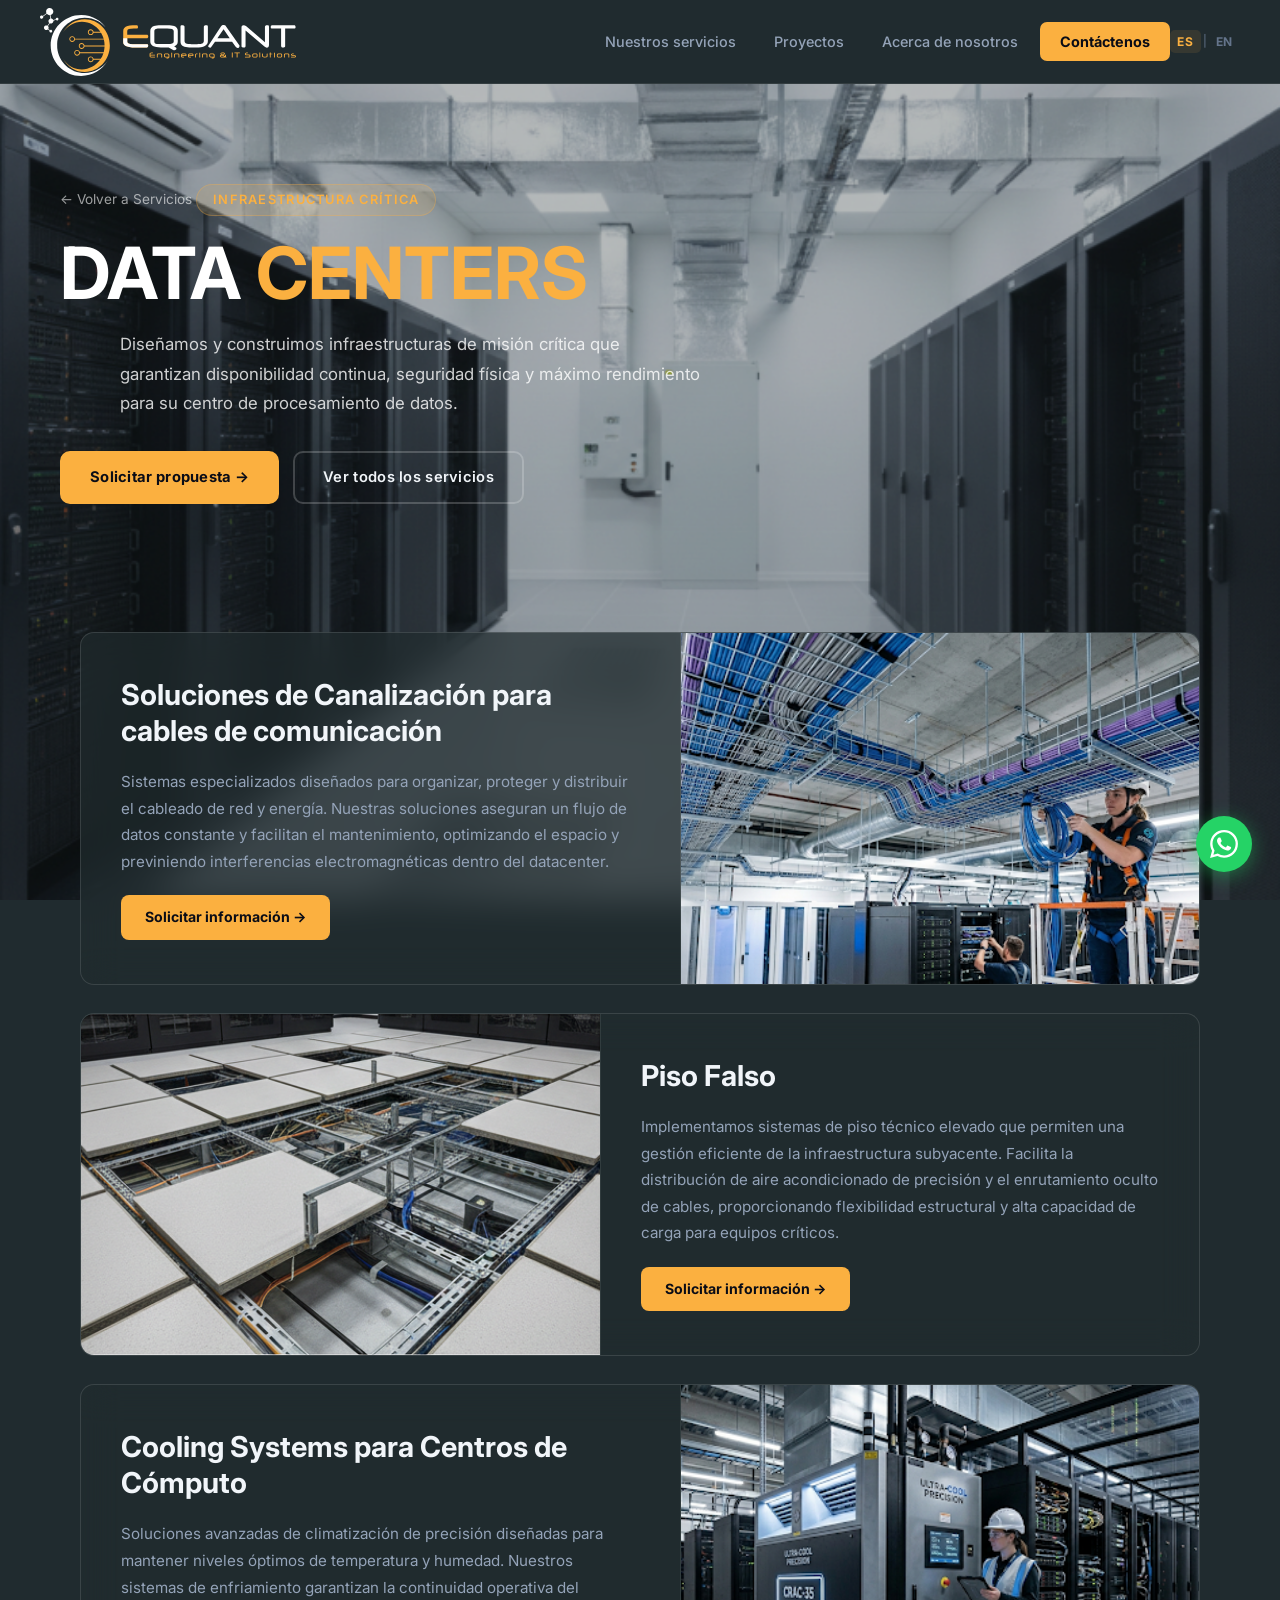
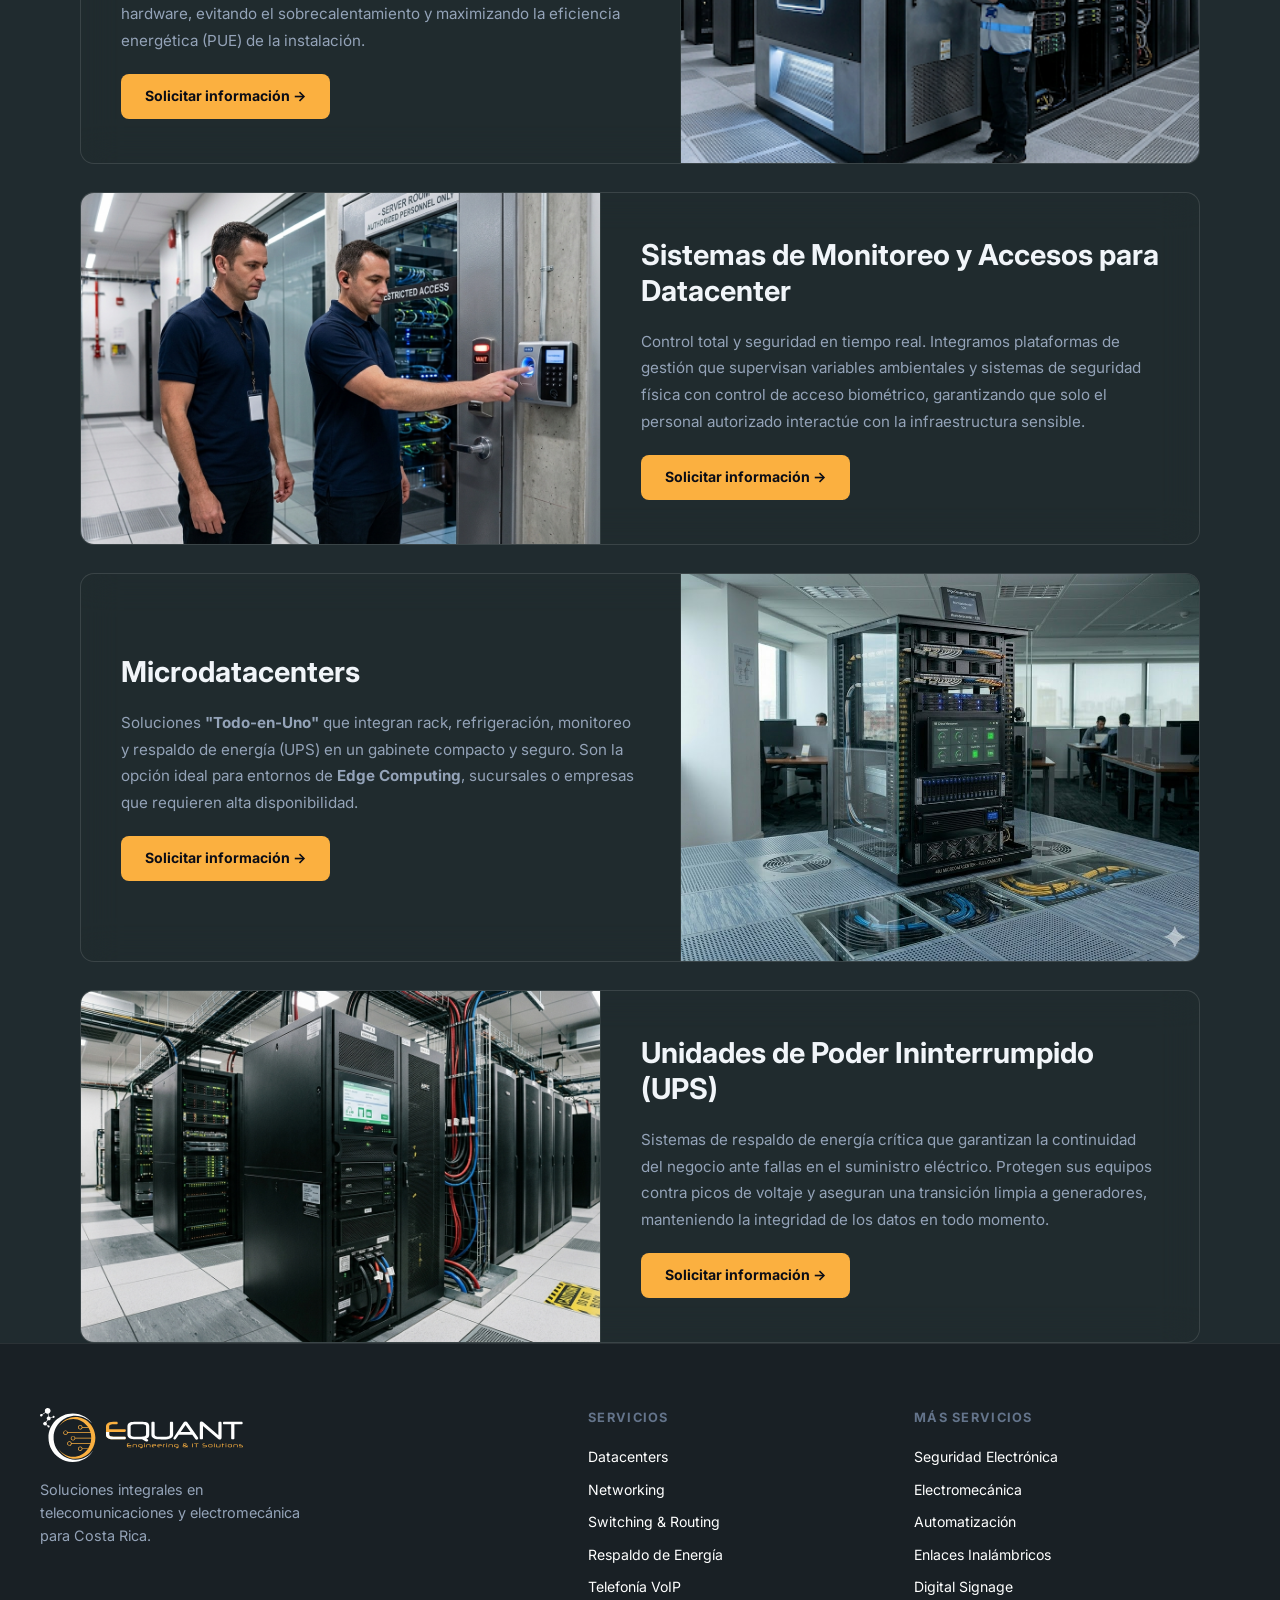
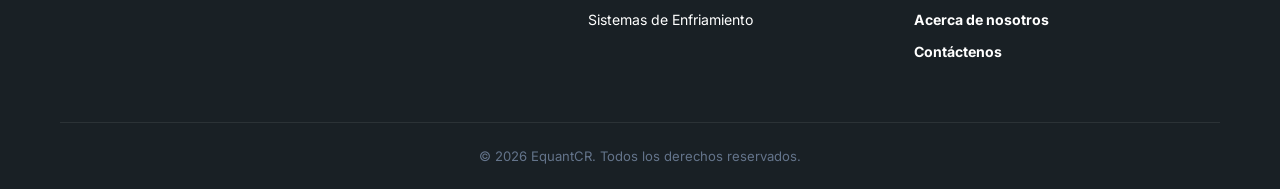
<file: datacenters.html>
<!DOCTYPE html>
<html lang="es">
<head>
  <meta charset="UTF-8" />
  <meta name="viewport" content="width=device-width, initial-scale=1.0" />
  <title>Datacenters - EquantCR</title>
  <link rel="stylesheet" href="css/equant.css" />
</head>
<body>

<nav class="navbar navbar-solid">
  <div class="nav-logo"><a href="index.html"><img src="images/logo-equant.svg" alt="EquantCR" class="logo-img"></a></div>
  <div class="nav-links">
    <a href="index.html#servicios" class="nav-link" data-i18n="nav.services">Nuestros servicios</a>
    <a href="proyectos.html" class="nav-link" data-i18n="nav.projects">Proyectos</a>
    <a href="index.html#nosotros" class="nav-link" data-i18n="nav.about">Acerca de nosotros</a>
    <a href="index.html#contacto" class="nav-link nav-cta" data-i18n="nav.contact">Contáctenos</a>
  </div>
  <div class="nav-end">
    <div class="lang-toggle" id="lang-toggle">
      <button class="lang-btn lang-btn--active" data-lang="es">ES</button>
      <span class="lang-sep">|</span>
      <button class="lang-btn" data-lang="en">EN</button>
    </div>
    <button class="hamburger" id="hamburger"><span></span><span></span><span></span></button>
  </div>
</nav>

<div class="svc-page-body">
  <div class="svc-fullbg-page">
    <div class="svc-fullbg-img" style="background-image: url('images/datacenters/card.jpg');"></div>
    <div class="svc-fullbg-overlay" style="opacity:0.55;"></div>

    <section class="svc-fullbg-hero">
      <a href="index.html#servicios" class="back-link" data-i18n="common.back">← Volver a Servicios</a>
      <div class="hero-tag" data-i18n="dc.hero.tag">Infraestructura crítica</div>
      <h1 class="hero-title" tabindex="-1">DATA <span class="highlight">CENTERS</span></h1>
      <p class="hero-desc" data-i18n="dc.hero.desc">Diseñamos y construimos infraestructuras de misión crítica que garantizan disponibilidad continua, seguridad física y máximo rendimiento para su centro de procesamiento de datos.</p>
      <div class="hero-actions">
        <a href="index.html#contacto" class="btn-primary" data-i18n="common.request.proposal">Solicitar propuesta →</a>
        <a href="index.html#servicios" class="btn-ghost" data-i18n="common.view.services">Ver todos los servicios</a>
      </div>
    </section>

    <div class="svc-fullbg-content">
      <div class="dc-cards-section">

        <div class="dc-banner-card">
          <div class="dc-banner-body">
            <h3 class="dc-banner-title" data-i18n="dc.c1.title">Soluciones de Canalización para cables de comunicación</h3>
            <p class="dc-banner-desc" data-i18n="dc.c1.d1">Sistemas especializados diseñados para organizar, proteger y distribuir el cableado de red y energía. Nuestras soluciones aseguran un flujo de datos constante y facilitan el mantenimiento, optimizando el espacio y previniendo interferencias electromagnéticas dentro del datacenter.</p>
            <a href="index.html#contacto" class="dc-banner-btn" data-i18n="common.request.info">Solicitar información →</a>
          </div>
          <div class="dc-banner-visual">
            <img src="images/datacenters/canalizacion.png" alt="Canalización de cables" onerror="this.parentElement.style.display='none';">
          </div>
        </div>

        <div class="dc-banner-card dc-banner-card--reverse">
          <div class="dc-banner-body">
            <h3 class="dc-banner-title" data-i18n="dc.c2.title">Piso Falso</h3>
            <p class="dc-banner-desc" data-i18n="dc.c2.d1">Implementamos sistemas de piso técnico elevado que permiten una gestión eficiente de la infraestructura subyacente. Facilita la distribución de aire acondicionado de precisión y el enrutamiento oculto de cables, proporcionando flexibilidad estructural y alta capacidad de carga para equipos críticos.</p>
            <a href="index.html#contacto" class="dc-banner-btn" data-i18n="common.request.info">Solicitar información →</a>
          </div>
          <div class="dc-banner-visual">
            <img src="images/datacenters/piso-falso.png" alt="Piso Falso" onerror="this.parentElement.style.display='none';">
          </div>
        </div>

        <div class="dc-banner-card">
          <div class="dc-banner-body">
            <h3 class="dc-banner-title" data-i18n="dc.c3.title">Cooling Systems para Centros de Cómputo</h3>
            <p class="dc-banner-desc" data-i18n="dc.c3.d1">Soluciones avanzadas de climatización de precisión diseñadas para mantener niveles óptimos de temperatura y humedad. Nuestros sistemas de enfriamiento garantizan la continuidad operativa del hardware, evitando el sobrecalentamiento y maximizando la eficiencia energética (PUE) de la instalación.</p>
            <a href="index.html#contacto" class="dc-banner-btn" data-i18n="common.request.info">Solicitar información →</a>
          </div>
          <div class="dc-banner-visual">
            <img src="images/datacenters/cooling.png" alt="Cooling Systems" onerror="this.parentElement.style.display='none';">
          </div>
        </div>

        <div class="dc-banner-card dc-banner-card--reverse">
          <div class="dc-banner-body">
            <h3 class="dc-banner-title" data-i18n="dc.c4.title">Sistemas de Monitoreo y Accesos para Datacenter</h3>
            <p class="dc-banner-desc" data-i18n="dc.c4.d1">Control total y seguridad en tiempo real. Integramos plataformas de gestión que supervisan variables ambientales y sistemas de seguridad física con control de acceso biométrico, garantizando que solo el personal autorizado interactúe con la infraestructura sensible.</p>
            <a href="index.html#contacto" class="dc-banner-btn" data-i18n="common.request.info">Solicitar información →</a>
          </div>
          <div class="dc-banner-visual">
            <img src="images/datacenters/monitoreo.jpeg" alt="Monitoreo y Accesos" onerror="this.parentElement.style.display='none';">
          </div>
        </div>

        <div class="dc-banner-card">
          <div class="dc-banner-body">
            <h3 class="dc-banner-title" data-i18n="dc.c5.title">Microdatacenters</h3>
            <p class="dc-banner-desc" data-i18n-html="dc.c5.d1">Soluciones <strong>"Todo-en-Uno"</strong> que integran rack, refrigeración, monitoreo y respaldo de energía (UPS) en un gabinete compacto y seguro. Son la opción ideal para entornos de <strong>Edge Computing</strong>, sucursales o empresas que requieren alta disponibilidad.</p>
            <a href="index.html#contacto" class="dc-banner-btn" data-i18n="common.request.info">Solicitar información →</a>
          </div>
          <div class="dc-banner-visual">
            <img src="images/datacenters/microdatacenter.png" alt="Microdatacenters" onerror="this.parentElement.style.display='none';">
          </div>
        </div>

        <div class="dc-banner-card dc-banner-card--reverse">
          <div class="dc-banner-body">
            <h3 class="dc-banner-title" data-i18n="dc.c6.title">Unidades de Poder Ininterrumpido (UPS)</h3>
            <p class="dc-banner-desc" data-i18n="dc.c6.d1">Sistemas de respaldo de energía crítica que garantizan la continuidad del negocio ante fallas en el suministro eléctrico. Protegen sus equipos contra picos de voltaje y aseguran una transición limpia a generadores, manteniendo la integridad de los datos en todo momento.</p>
            <a href="index.html#contacto" class="dc-banner-btn" data-i18n="common.request.info">Solicitar información →</a>
          </div>
          <div class="dc-banner-visual">
            <img src="images/datacenters/Unidades-de-respaldo.png" alt="Unidades UPS" onerror="this.parentElement.style.display='none';">
          </div>
        </div>

      </div>
    </div>
  </div>
</div>
<footer class="footer">
  <div class="footer-inner">
    <div class="footer-brand">
      <a href="index.html"><img src="images/logo-equant.svg" alt="EquantCR - Engineering &amp; IT Solutions" class="logo-img footer-logo-img"></a>
      <p class="footer-tagline" data-i18n="footer.tagline">Soluciones integrales en telecomunicaciones y electromecánica para Costa Rica.</p>
    </div>
    <div class="footer-links-col">
      <h4 data-i18n="footer.services">Servicios</h4>
      <a href="datacenters.html" data-i18n="svc.name.dc">Datacenters</a>
      <a href="networking.html" data-i18n="svc.name.net">Networking</a>
      <a href="switching.html" data-i18n="svc.name.sw">Switching &amp; Routing</a>
      <a href="respaldoDeEnergia.html" data-i18n="svc.name.energy">Respaldo de Energía</a>
      <a href="telefoniaVoip.html" data-i18n="svc.name.voip">Telefonía VoIP</a>
      <a href="sistemasDeEnfriamiento.html" data-i18n="svc.name.cooling">Sistemas de Enfriamiento</a>
    </div>
    <div class="footer-links-col">
      <h4 data-i18n="footer.more.services">Más servicios</h4>
      <a href="seguridadElectronica.html" data-i18n="svc.name.security">Seguridad Electrónica</a>
      <a href="electromecanica.html" data-i18n="svc.name.electro">Electromecánica</a>
      <a href="automatizacion.html" data-i18n="svc.name.auto">Automatización</a>
      <a href="enlaces.html" data-i18n="svc.name.links">Enlaces Inalámbricos</a>
      <a href="digitalSignage.html" data-i18n="svc.name.signage">Digital Signage</a>
      <a href="index.html#nosotros" data-i18n-html="footer.about"><strong>Acerca de nosotros</strong></a>
      <a href="index.html#contacto" data-i18n-html="footer.contact"><strong>Contáctenos</strong></a>
    </div>
  </div>
  <div class="footer-bottom"><span>© 2026 EquantCR. <span data-i18n="footer.rights">Todos los derechos reservados.</span></span></div>
</footer>

<a class="fab-whatsapp" href="https://wa.me/50688545445" target="_blank" rel="noopener noreferrer" title="Contáctenos por WhatsApp">
  <svg viewBox="0 0 24 24" fill="currentColor" xmlns="http://www.w3.org/2000/svg"><path d="M17.472 14.382c-.297-.149-1.758-.867-2.03-.967-.273-.099-.471-.148-.67.15-.197.297-.767.966-.94 1.164-.173.199-.347.223-.644.075-.297-.15-1.255-.463-2.39-1.475-.883-.788-1.48-1.761-1.653-2.059-.173-.297-.018-.458.13-.606.134-.133.298-.347.446-.52.149-.174.198-.298.298-.497.099-.198.05-.371-.025-.52-.075-.149-.669-1.612-.916-2.207-.242-.579-.487-.5-.669-.51-.173-.008-.371-.01-.57-.01-.198 0-.52.074-.792.372-.272.297-1.04 1.016-1.04 2.479 0 1.462 1.065 2.875 1.213 3.074.149.198 2.096 3.2 5.077 4.487.709.306 1.262.489 1.694.625.712.227 1.36.195 1.871.118.571-.085 1.758-.719 2.006-1.413.248-.694.248-1.289.173-1.413-.074-.124-.272-.198-.57-.347m-5.421 7.403h-.004a9.87 9.87 0 01-5.031-1.378l-.361-.214-3.741.982.998-3.648-.235-.374a9.86 9.86 0 01-1.51-5.26c.001-5.45 4.436-9.884 9.888-9.884 2.64 0 5.122 1.03 6.988 2.898a9.825 9.825 0 012.893 6.994c-.003 5.45-4.437 9.884-9.885 9.884m8.413-18.297A11.815 11.815 0 0012.05 0C5.495 0 .16 5.335.157 11.892c0 2.096.547 4.142 1.588 5.945L.057 24l6.305-1.654a11.882 11.882 0 005.683 1.448h.005c6.554 0 11.89-5.335 11.893-11.893a11.821 11.821 0 00-3.48-8.413z"></path></svg>
</a>
<button class="back-to-top" title="Volver al inicio" aria-label="Volver al inicio">
  <svg viewBox="0 0 24 24" fill="none" xmlns="http://www.w3.org/2000/svg"><path d="M12 19V5M5 12l7-7 7 7" stroke="currentColor" stroke-width="2" stroke-linecap="round" stroke-linejoin="round"></path></svg>
</button>
<script src="js/i18n.js"></script>
</body>
</html>
</file>
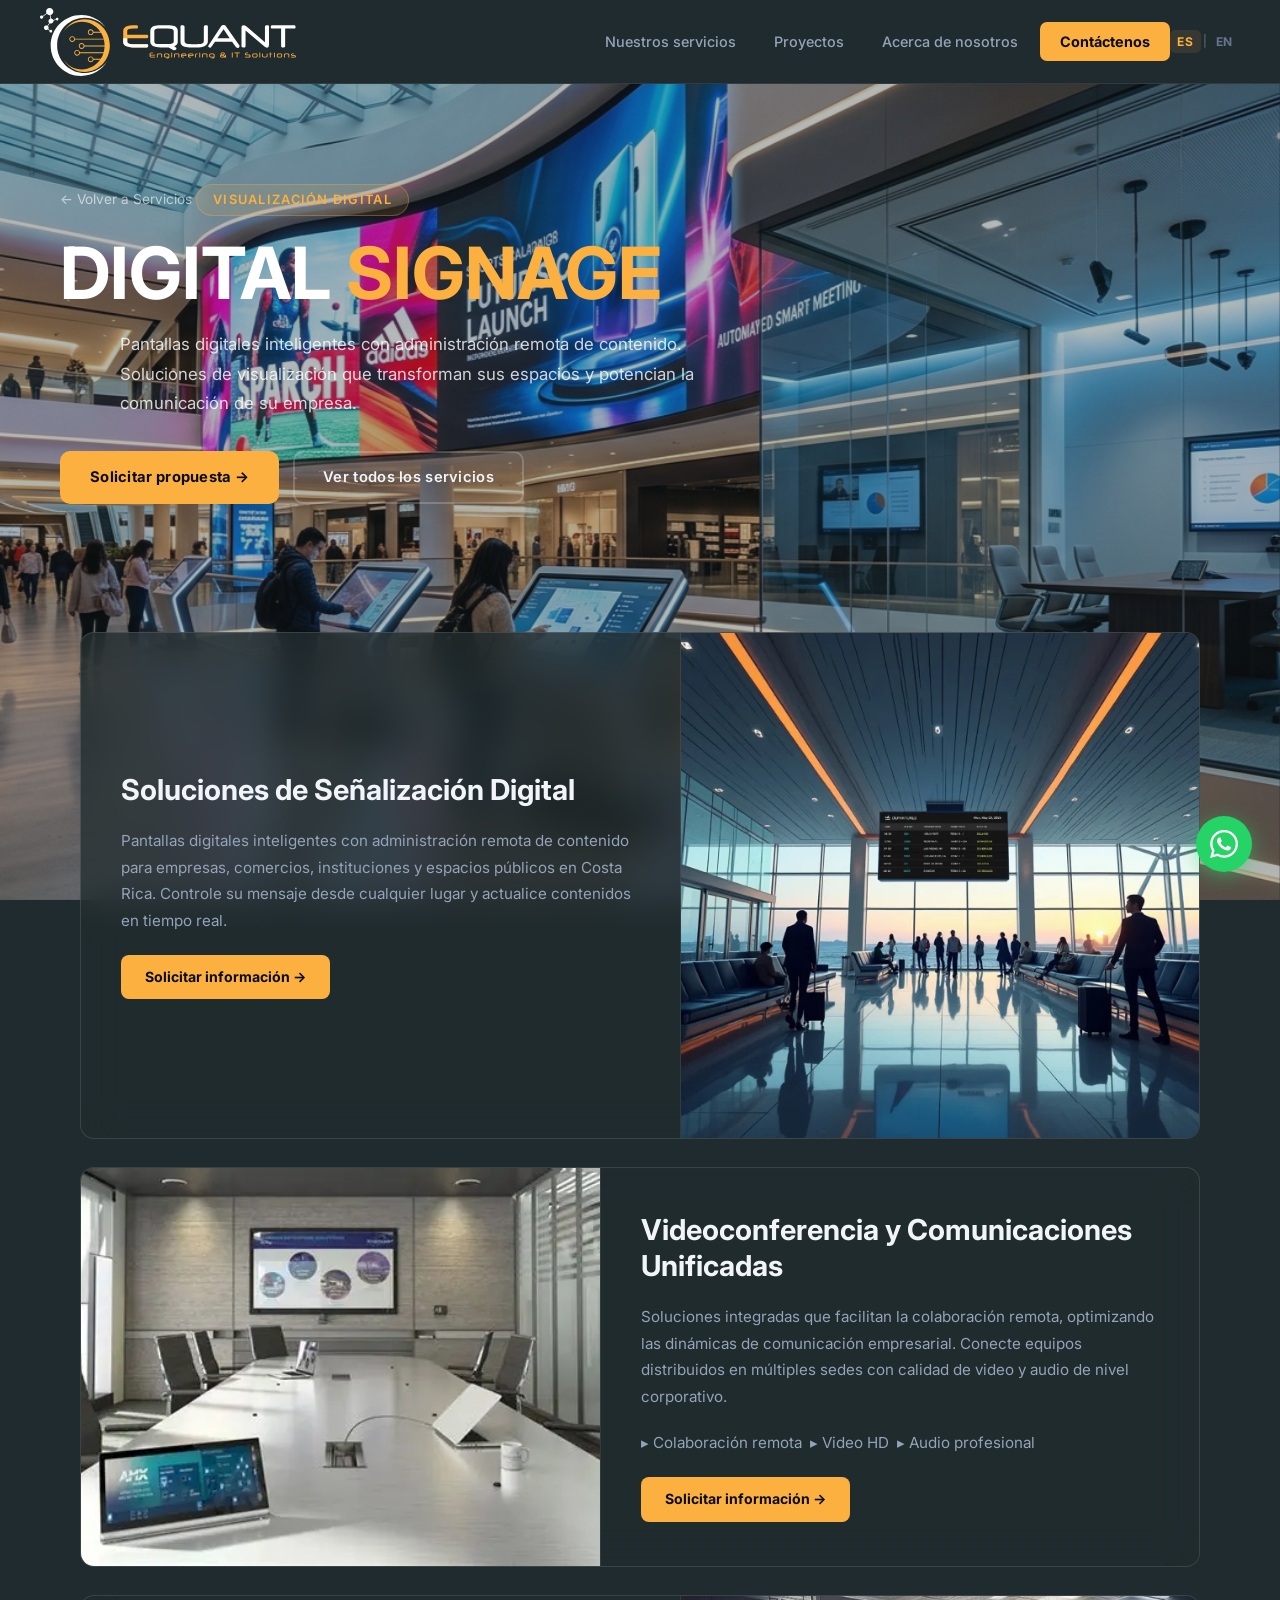
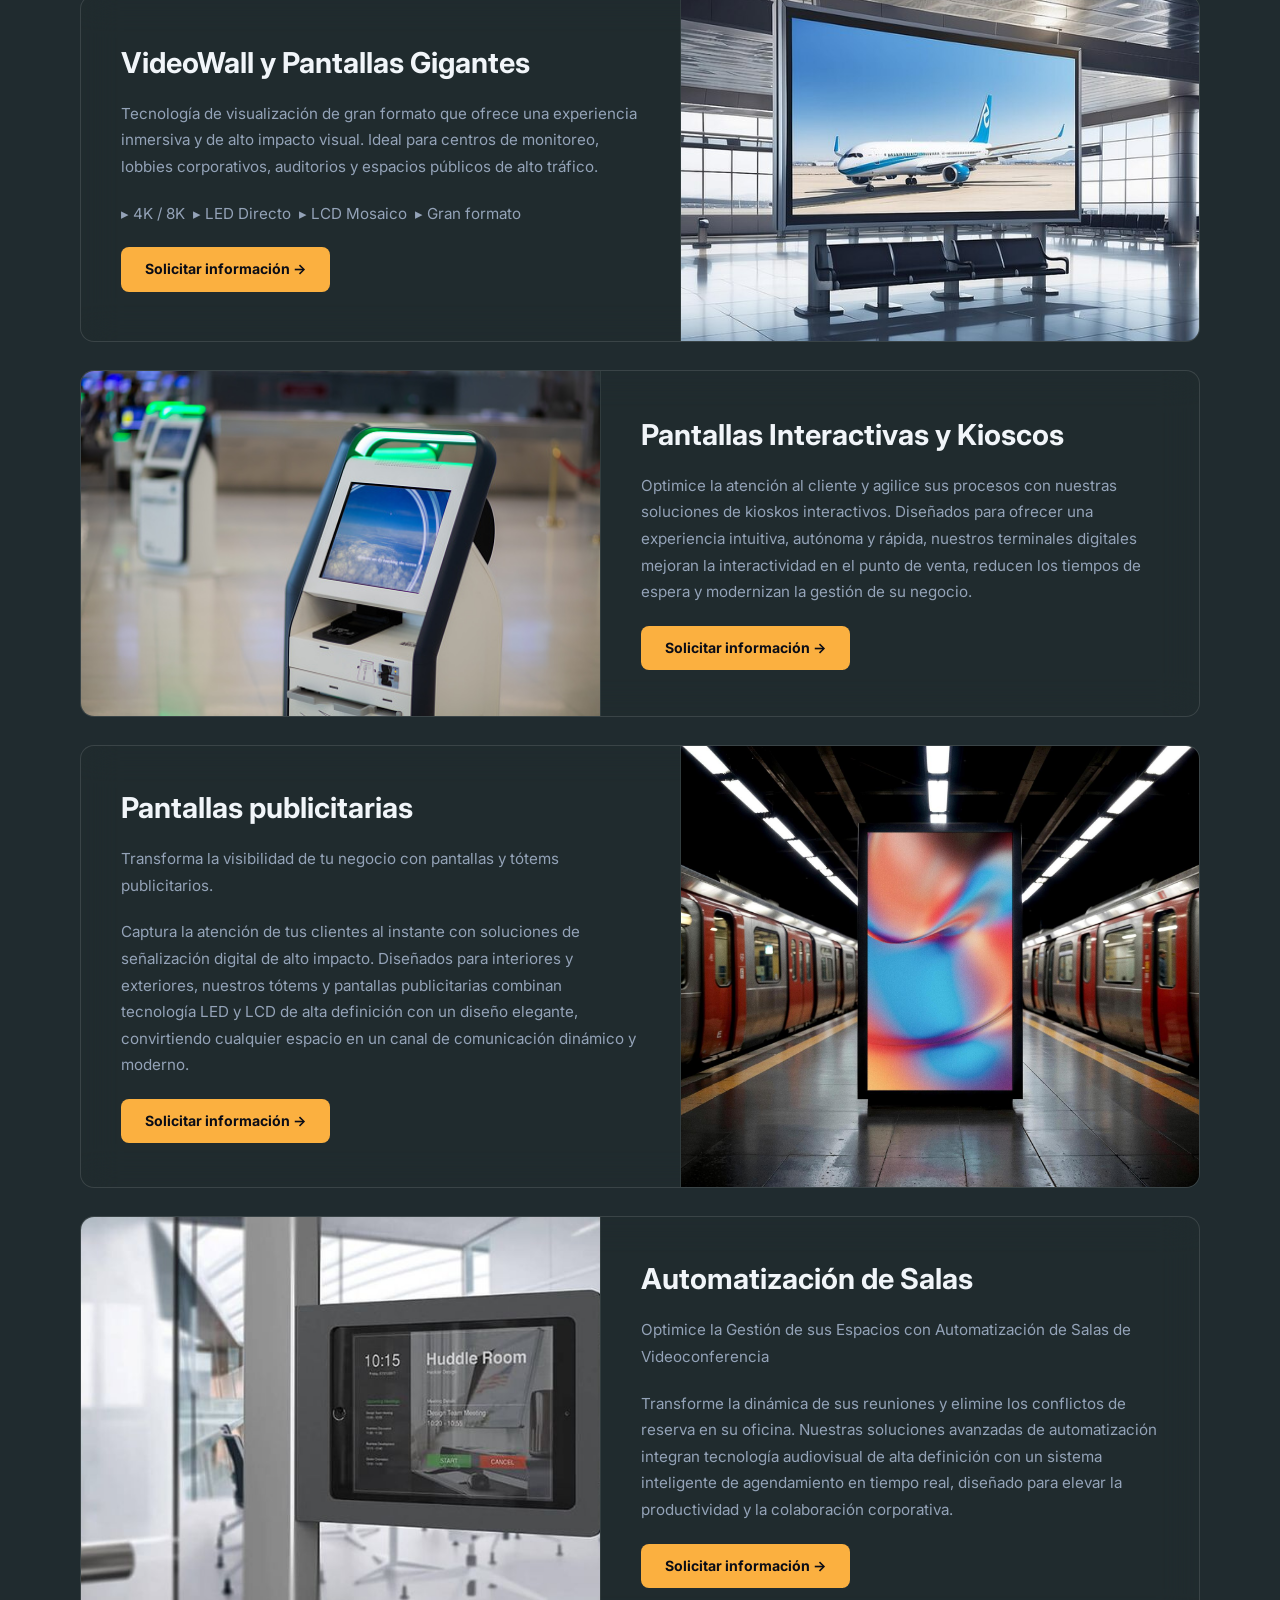
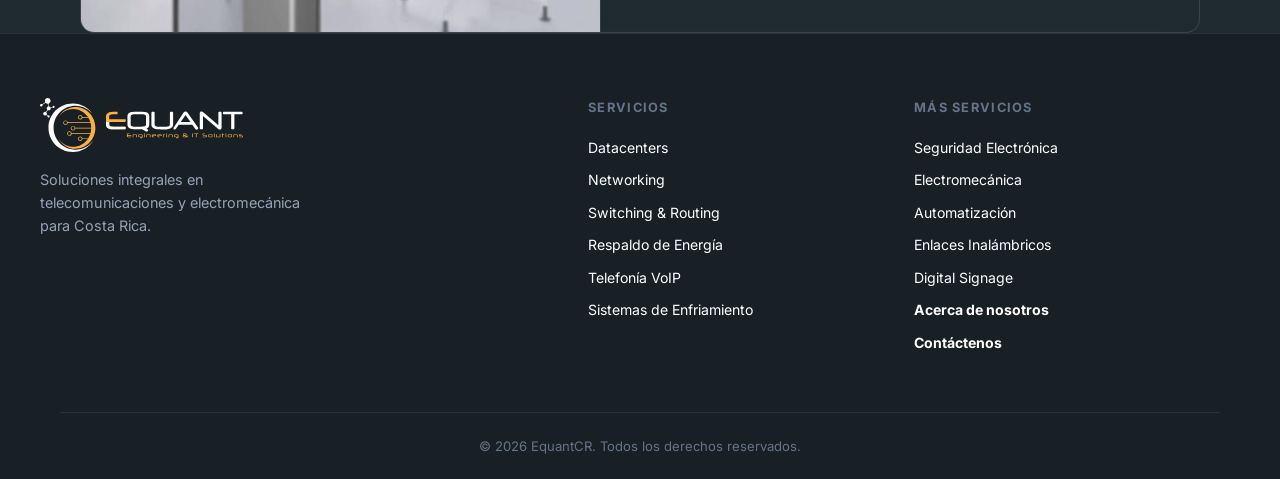
<file: digitalSignage.html>
<!DOCTYPE html>
<html lang="es">
<head>
  <meta charset="UTF-8" />
  <meta name="viewport" content="width=device-width, initial-scale=1.0" />
  <title>Digital Signage - EquantCR</title>
  <link rel="stylesheet" href="css/equant.css" />
</head>
<body>

<nav class="navbar navbar-solid">
  <div class="nav-logo"><a href="index.html"><img src="images/logo-equant.svg" alt="EquantCR" class="logo-img"></a></div>
  <div class="nav-links">
    <a href="index.html#servicios" class="nav-link" data-i18n="nav.services">Nuestros servicios</a>
    <a href="proyectos.html" class="nav-link" data-i18n="nav.projects">Proyectos</a>
    <a href="index.html#nosotros" class="nav-link" data-i18n="nav.about">Acerca de nosotros</a>
    <a href="index.html#contacto" class="nav-link nav-cta" data-i18n="nav.contact">Contáctenos</a>
  </div>
  <div class="nav-end">
    <div class="lang-toggle" id="lang-toggle">
      <button class="lang-btn lang-btn--active" data-lang="es">ES</button>
      <span class="lang-sep">|</span>
      <button class="lang-btn" data-lang="en">EN</button>
    </div>
    <button class="hamburger" id="hamburger"><span></span><span></span><span></span></button>
  </div>
</nav>

<div class="svc-page-body">
  <div class="svc-fullbg-page">
    <div class="svc-fullbg-img" style="background-image: url('images/signage/card.jpg');"></div>
    <div class="svc-fullbg-overlay" style="opacity:0.55;"></div>

    <section class="svc-fullbg-hero">
      <a href="index.html#servicios" class="back-link" data-i18n="common.back">← Volver a Servicios</a>
      <div class="hero-tag" data-i18n="signage.hero.tag">Visualización digital</div>
      <h1 class="hero-title" tabindex="-1">DIGITAL <span class="highlight">SIGNAGE</span></h1>
      <p class="hero-desc" data-i18n="signage.hero.desc">Pantallas digitales inteligentes con administración remota de contenido. Soluciones de visualización que transforman sus espacios y potencian la comunicación de su empresa.</p>
      <div class="hero-actions">
        <a href="index.html#contacto" class="btn-primary" data-i18n="common.request.proposal">Solicitar propuesta →</a>
        <a href="index.html#servicios" class="btn-ghost" data-i18n="common.view.services">Ver todos los servicios</a>
      </div>
    </section>

    <div class="svc-fullbg-content">
      <div class="dc-cards-section">

        <div class="dc-banner-card">
          <div class="dc-banner-body">
            <h3 class="dc-banner-title" data-i18n="signage.c1.title">Soluciones de Señalización Digital</h3>
            <p class="dc-banner-desc" data-i18n="signage.c1.d1">Pantallas digitales inteligentes con administración remota de contenido para empresas, comercios, instituciones y espacios públicos en Costa Rica. Controle su mensaje desde cualquier lugar y actualice contenidos en tiempo real.</p>
            <a href="index.html#contacto" class="dc-banner-btn" data-i18n="common.request.info">Solicitar información →</a>
          </div>
          <div class="dc-banner-visual">
            <img src="images/signage/signage.jpg" alt="Señalización Digital" onerror="this.parentElement.style.display='none';">
          </div>
        </div>

        <div class="dc-banner-card dc-banner-card--reverse">
          <div class="dc-banner-body">
            <h3 class="dc-banner-title" data-i18n="signage.c2.title">Videoconferencia y Comunicaciones Unificadas</h3>
            <p class="dc-banner-desc" data-i18n="signage.c2.d1">Soluciones integradas que facilitan la colaboración remota, optimizando las dinámicas de comunicación empresarial. Conecte equipos distribuidos en múltiples sedes con calidad de video y audio de nivel corporativo.</p>
            <p class="dc-banner-desc" data-i18n-html="signage.c2.d2">▸ Colaboración remota &nbsp;▸ Video HD &nbsp;▸ Audio profesional</p>
            <a href="index.html#contacto" class="dc-banner-btn" data-i18n="common.request.info">Solicitar información →</a>
          </div>
          <div class="dc-banner-visual">
            <img src="images/signage/videoconferencia.jpg" alt="Videoconferencia" onerror="this.parentElement.style.display='none';">
          </div>
        </div>

        <div class="dc-banner-card">
          <div class="dc-banner-body">
            <h3 class="dc-banner-title" data-i18n="signage.c3.title">VideoWall y Pantallas Gigantes</h3>
            <p class="dc-banner-desc" data-i18n="signage.c3.d1">Tecnología de visualización de gran formato que ofrece una experiencia inmersiva y de alto impacto visual. Ideal para centros de monitoreo, lobbies corporativos, auditorios y espacios públicos de alto tráfico.</p>
            <p class="dc-banner-desc" data-i18n-html="signage.c3.d2">▸ 4K / 8K &nbsp;▸ LED Directo &nbsp;▸ LCD Mosaico &nbsp;▸ Gran formato</p>
            <a href="index.html#contacto" class="dc-banner-btn" data-i18n="common.request.info">Solicitar información →</a>
          </div>
          <div class="dc-banner-visual">
            <img src="images/signage/videowall.jpg" alt="VideoWall" onerror="this.parentElement.style.display='none';">
          </div>
        </div>

        <div class="dc-banner-card dc-banner-card--reverse">
          <div class="dc-banner-body">
            <h3 class="dc-banner-title" data-i18n="signage.c4.title">Pantallas Interactivas y Kioscos</h3>
            <p class="dc-banner-desc" data-i18n="signage.c4.d1">Optimice la atención al cliente y agilice sus procesos con nuestras soluciones de kioskos interactivos. Diseñados para ofrecer una experiencia intuitiva, autónoma y rápida, nuestros terminales digitales mejoran la interactividad en el punto de venta, reducen los tiempos de espera y modernizan la gestión de su negocio.</p>
            <a href="index.html#contacto" class="dc-banner-btn" data-i18n="common.request.info">Solicitar información →</a>
          </div>
          <div class="dc-banner-visual">
            <img src="images/signage/kioskos.jpg" alt="Pantallas Interactivas y Kioscos" onerror="this.parentElement.style.display='none';">
          </div>
        </div>

        <div class="dc-banner-card">
          <div class="dc-banner-body">
            <h3 class="dc-banner-title" data-i18n="signage.c5.title">Pantallas publicitarias</h3>
            <p class="dc-banner-desc" data-i18n="signage.c5.d1">Transforma la visibilidad de tu negocio con pantallas y tótems publicitarios.</p>
            <p class="dc-banner-desc" data-i18n="signage.c5.d2">Captura la atención de tus clientes al instante con soluciones de señalización digital de alto impacto. Diseñados para interiores y exteriores, nuestros tótems y pantallas publicitarias combinan tecnología LED y LCD de alta definición con un diseño elegante, convirtiendo cualquier espacio en un canal de comunicación dinámico y moderno.</p>
            <a href="index.html#contacto" class="dc-banner-btn" data-i18n="common.request.info">Solicitar información →</a>
          </div>
          <div class="dc-banner-visual">
            <img src="images/signage/pantalla.jpg" alt="Pantallas publicitarias" onerror="this.parentElement.style.display='none';">
          </div>
        </div>

        <div class="dc-banner-card dc-banner-card--reverse">
          <div class="dc-banner-body">
            <h3 class="dc-banner-title" data-i18n="signage.c6.title">Automatización de Salas</h3>
            <p class="dc-banner-desc" data-i18n="signage.c6.d1">Optimice la Gestión de sus Espacios con Automatización de Salas de Videoconferencia</p>
            <p class="dc-banner-desc" data-i18n="signage.c6.d2">Transforme la dinámica de sus reuniones y elimine los conflictos de reserva en su oficina. Nuestras soluciones avanzadas de automatización integran tecnología audiovisual de alta definición con un sistema inteligente de agendamiento en tiempo real, diseñado para elevar la productividad y la colaboración corporativa.</p>
            <a href="index.html#contacto" class="dc-banner-btn" data-i18n="common.request.info">Solicitar información →</a>
          </div>
          <div class="dc-banner-visual">
            <img src="images/signage/salas.jpg" alt="Automatización de salas" onerror="this.parentElement.style.display='none';">
          </div>
        </div>

      </div>
    </div>
  </div>
</div>
<footer class="footer">
  <div class="footer-inner">
    <div class="footer-brand">
      <a href="index.html"><img src="images/logo-equant.svg" alt="EquantCR - Engineering &amp; IT Solutions" class="logo-img footer-logo-img"></a>
      <p class="footer-tagline" data-i18n="footer.tagline">Soluciones integrales en telecomunicaciones y electromecánica para Costa Rica.</p>
    </div>
    <div class="footer-links-col">
      <h4 data-i18n="footer.services">Servicios</h4>
      <a href="datacenters.html" data-i18n="svc.name.dc">Datacenters</a>
      <a href="networking.html" data-i18n="svc.name.net">Networking</a>
      <a href="switching.html" data-i18n="svc.name.sw">Switching &amp; Routing</a>
      <a href="respaldoDeEnergia.html" data-i18n="svc.name.energy">Respaldo de Energía</a>
      <a href="telefoniaVoip.html" data-i18n="svc.name.voip">Telefonía VoIP</a>
      <a href="sistemasDeEnfriamiento.html" data-i18n="svc.name.cooling">Sistemas de Enfriamiento</a>
    </div>
    <div class="footer-links-col">
      <h4 data-i18n="footer.more.services">Más servicios</h4>
      <a href="seguridadElectronica.html" data-i18n="svc.name.security">Seguridad Electrónica</a>
      <a href="electromecanica.html" data-i18n="svc.name.electro">Electromecánica</a>
      <a href="automatizacion.html" data-i18n="svc.name.auto">Automatización</a>
      <a href="enlaces.html" data-i18n="svc.name.links">Enlaces Inalámbricos</a>
      <a href="digitalSignage.html" data-i18n="svc.name.signage">Digital Signage</a>
      <a href="index.html#nosotros" data-i18n-html="footer.about"><strong>Acerca de nosotros</strong></a>
      <a href="index.html#contacto" data-i18n-html="footer.contact"><strong>Contáctenos</strong></a>
    </div>
  </div>
  <div class="footer-bottom"><span>© 2026 EquantCR. <span data-i18n="footer.rights">Todos los derechos reservados.</span></span></div>
</footer>

<a class="fab-whatsapp" href="https://wa.me/50688545445" target="_blank" rel="noopener noreferrer" title="Contáctenos por WhatsApp">
  <svg viewBox="0 0 24 24" fill="currentColor" xmlns="http://www.w3.org/2000/svg"><path d="M17.472 14.382c-.297-.149-1.758-.867-2.03-.967-.273-.099-.471-.148-.67.15-.197.297-.767.966-.94 1.164-.173.199-.347.223-.644.075-.297-.15-1.255-.463-2.39-1.475-.883-.788-1.48-1.761-1.653-2.059-.173-.297-.018-.458.13-.606.134-.133.298-.347.446-.52.149-.174.198-.298.298-.497.099-.198.05-.371-.025-.52-.075-.149-.669-1.612-.916-2.207-.242-.579-.487-.5-.669-.51-.173-.008-.371-.01-.57-.01-.198 0-.52.074-.792.372-.272.297-1.04 1.016-1.04 2.479 0 1.462 1.065 2.875 1.213 3.074.149.198 2.096 3.2 5.077 4.487.709.306 1.262.489 1.694.625.712.227 1.36.195 1.871.118.571-.085 1.758-.719 2.006-1.413.248-.694.248-1.289.173-1.413-.074-.124-.272-.198-.57-.347m-5.421 7.403h-.004a9.87 9.87 0 01-5.031-1.378l-.361-.214-3.741.982.998-3.648-.235-.374a9.86 9.86 0 01-1.51-5.26c.001-5.45 4.436-9.884 9.888-9.884 2.64 0 5.122 1.03 6.988 2.898a9.825 9.825 0 012.893 6.994c-.003 5.45-4.437 9.884-9.885 9.884m8.413-18.297A11.815 11.815 0 0012.05 0C5.495 0 .16 5.335.157 11.892c0 2.096.547 4.142 1.588 5.945L.057 24l6.305-1.654a11.882 11.882 0 005.683 1.448h.005c6.554 0 11.89-5.335 11.893-11.893a11.821 11.821 0 00-3.48-8.413z"></path></svg>
</a>
<button class="back-to-top" title="Volver al inicio" aria-label="Volver al inicio">
  <svg viewBox="0 0 24 24" fill="none" xmlns="http://www.w3.org/2000/svg"><path d="M12 19V5M5 12l7-7 7 7" stroke="currentColor" stroke-width="2" stroke-linecap="round" stroke-linejoin="round"></path></svg>
</button>
<script src="js/i18n.js"></script>
</body>
</html>
</file>
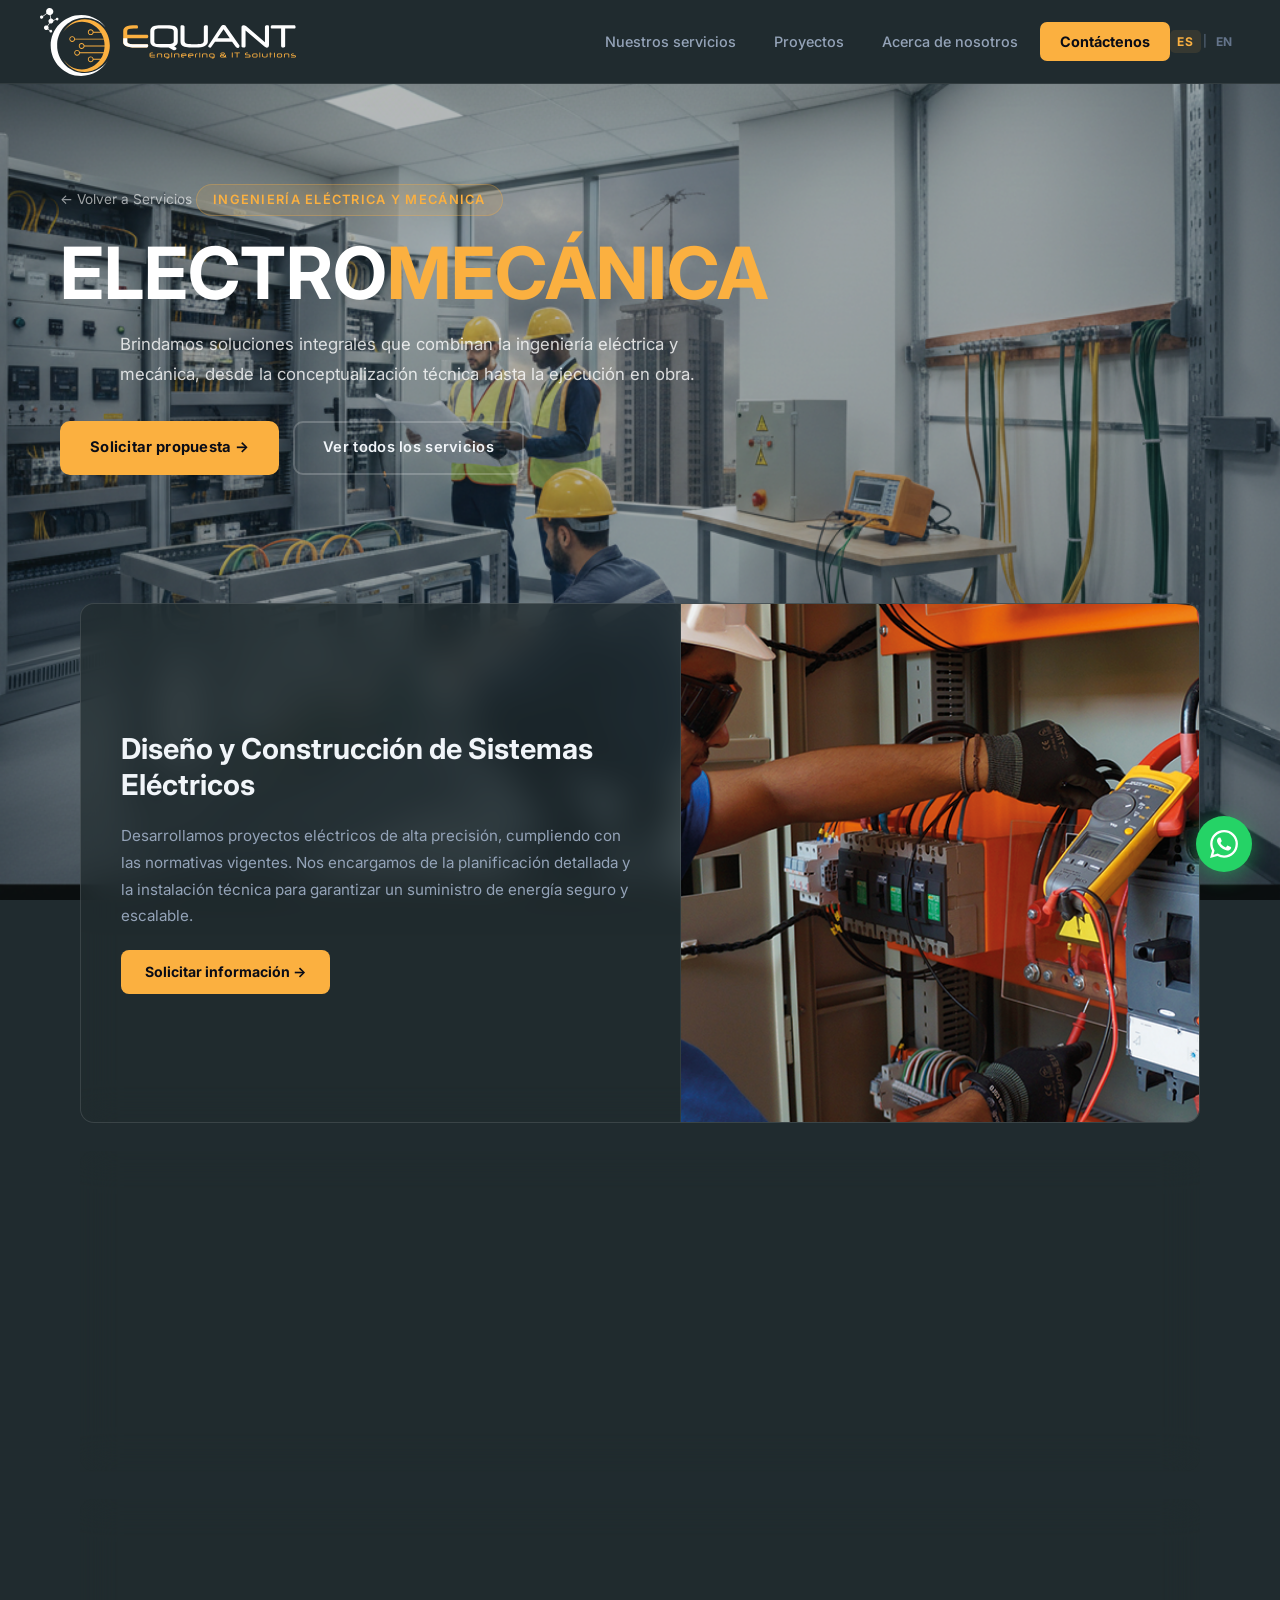
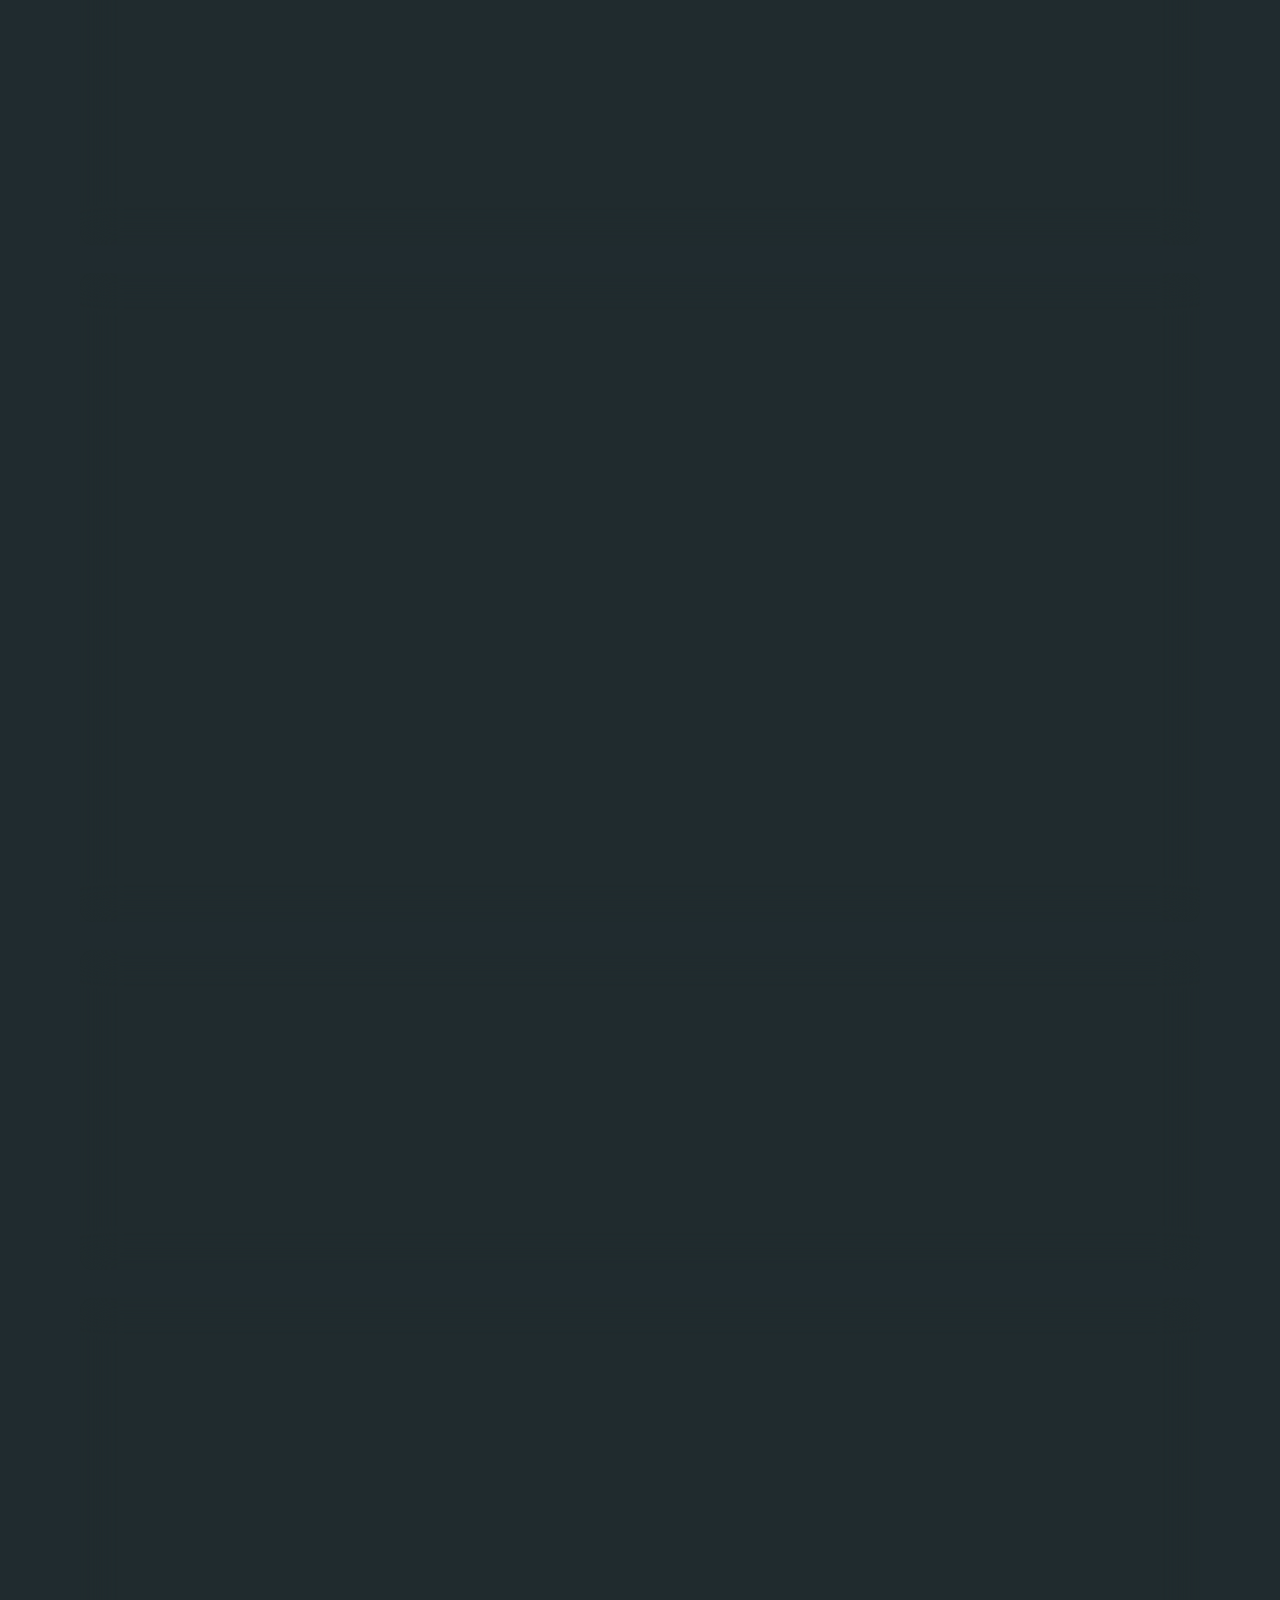
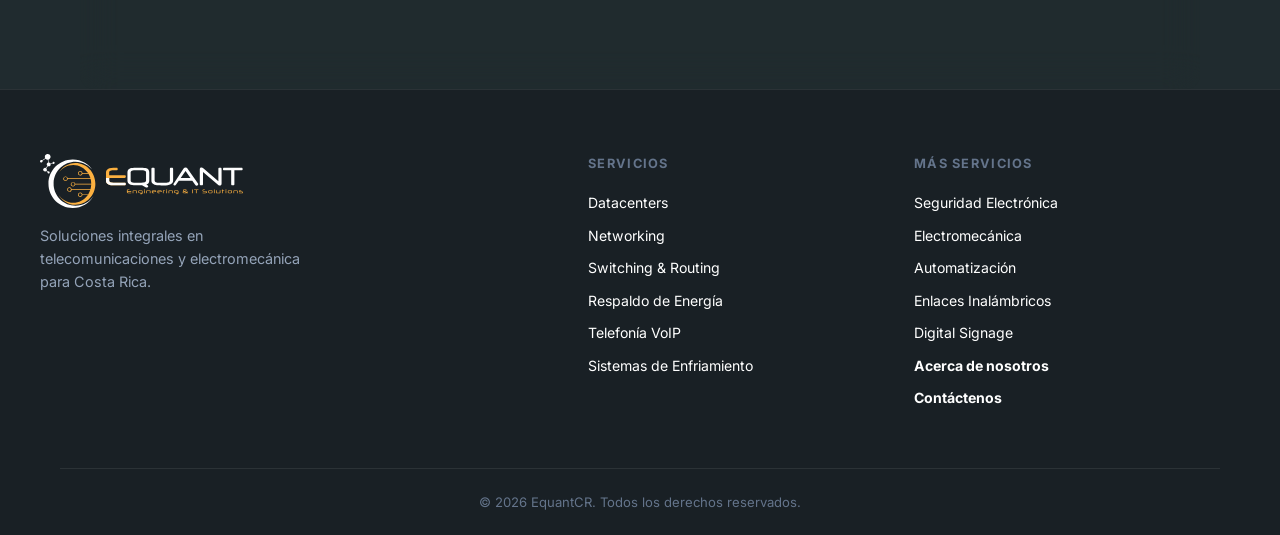
<file: electromecanica.html>
<!DOCTYPE html>
<html lang="es">
<head>
  <meta charset="UTF-8" />
  <meta name="viewport" content="width=device-width, initial-scale=1.0" />
  <title>Electromecánica - EquantCR</title>
  <link rel="stylesheet" href="css/equant.css" />
</head>
<body>

<nav class="navbar navbar-solid">
  <div class="nav-logo"><a href="index.html"><img src="images/logo-equant.svg" alt="EquantCR" class="logo-img"></a></div>
  <div class="nav-links">
    <a href="index.html#servicios" class="nav-link" data-i18n="nav.services">Nuestros servicios</a>
    <a href="proyectos.html" class="nav-link" data-i18n="nav.projects">Proyectos</a>
    <a href="index.html#nosotros" class="nav-link" data-i18n="nav.about">Acerca de nosotros</a>
    <a href="index.html#contacto" class="nav-link nav-cta" data-i18n="nav.contact">Contáctenos</a>
  </div>
  <div class="nav-end">
    <div class="lang-toggle" id="lang-toggle">
      <button class="lang-btn lang-btn--active" data-lang="es">ES</button>
      <span class="lang-sep">|</span>
      <button class="lang-btn" data-lang="en">EN</button>
    </div>
    <button class="hamburger" id="hamburger"><span></span><span></span><span></span></button>
  </div>
</nav>

<div class="svc-page-body">
  <div class="svc-fullbg-page">
    <div class="svc-fullbg-img" style="background-image: url('images/electromecanica/card.jpg');"></div>
    <div class="svc-fullbg-overlay" style="opacity:0.55;"></div>

    <section class="svc-fullbg-hero">
      <a href="index.html#servicios" class="back-link" data-i18n="common.back">← Volver a Servicios</a>
      <div class="hero-tag" data-i18n="elec.hero.tag">Ingeniería eléctrica y mecánica</div>
      <h1 class="hero-title" tabindex="-1" data-i18n-html="elec.hero.title">ELECTRO<span class="highlight">MECÁNICA</span></h1>
      <p class="hero-desc" data-i18n="elec.hero.desc">Brindamos soluciones integrales que combinan la ingeniería eléctrica y mecánica, desde la conceptualización técnica hasta la ejecución en obra.</p>
      <div class="hero-actions">
        <a href="index.html#contacto" class="btn-primary" data-i18n="common.request.proposal">Solicitar propuesta →</a>
        <a href="index.html#servicios" class="btn-ghost" data-i18n="common.view.services">Ver todos los servicios</a>
      </div>
    </section>

    <div class="svc-fullbg-content">
      <div class="dc-cards-section">

        <div class="dc-banner-card">
          <div class="dc-banner-body">
            <h3 class="dc-banner-title" data-i18n="elec.c1.title">Diseño y Construcción de Sistemas Eléctricos</h3>
            <p class="dc-banner-desc" data-i18n="elec.c1.d1">Desarrollamos proyectos eléctricos de alta precisión, cumpliendo con las normativas vigentes. Nos encargamos de la planificación detallada y la instalación técnica para garantizar un suministro de energía seguro y escalable.</p>
            <a href="index.html#contacto" class="dc-banner-btn" data-i18n="common.request.info">Solicitar información →</a>
          </div>
          <div class="dc-banner-visual">
            <img src="images/electromecanica/electrico.png" alt="Sistemas Eléctricos" onerror="this.parentElement.style.display='none';">
          </div>
        </div>

        <div class="dc-banner-card dc-banner-card--reverse">
          <div class="dc-banner-body">
            <h3 class="dc-banner-title" data-i18n="elec.c2.title">Sistemas de Protección Eléctrica</h3>
            <p class="dc-banner-desc" data-i18n="elec.c2.d1">Implementamos tecnologías avanzadas para salvaguardar sus equipos y personal contra fallas críticas. Instalamos dispositivos de protección que minimizan riesgos de sobrecargas, cortocircuitos y paros no programados.</p>
            <a href="index.html#contacto" class="dc-banner-btn" data-i18n="common.request.info">Solicitar información →</a>
          </div>
          <div class="dc-banner-visual">
            <img src="images/electromecanica/proteccion.jpg" alt="Protección Eléctrica" onerror="this.parentElement.style.display='none';">
          </div>
        </div>

        <div class="dc-banner-card">
          <div class="dc-banner-body">
            <h3 class="dc-banner-title" data-i18n="elec.c3.title">Sistemas de Puesta a Tierra</h3>
            <p class="dc-banner-desc" data-i18n="elec.c3.d1">Diseñamos redes de tierra físicas robustas para garantizar la seguridad operativa. Estas instalaciones desvían corrientes de falla de manera eficiente, protegiendo la integridad de sus activos tecnológicos y la vida humana.</p>
            <a href="index.html#contacto" class="dc-banner-btn" data-i18n="common.request.info">Solicitar información →</a>
          </div>
          <div class="dc-banner-visual">
            <img src="images/electromecanica/tierra.jpg" alt="Puesta a Tierra" onerror="this.parentElement.style.display='none';">
          </div>
        </div>

        <div class="dc-banner-card dc-banner-card--reverse">
          <div class="dc-banner-body">
            <h3 class="dc-banner-title" data-i18n="elec.c4.title">Pararrayos</h3>
            <p class="dc-banner-desc" data-i18n="elec.c4.d1">Instalamos sistemas de protección atmosférica de última generación. Nuestras soluciones están diseñadas para captar y disipar descargas eléctricas naturales, evitando daños estructurales y fallos en sistemas sensibles.</p>
            <a href="index.html#contacto" class="dc-banner-btn" data-i18n="common.request.info">Solicitar información →</a>
          </div>
          <div class="dc-banner-visual">
            <img src="images/electromecanica/pararrayos.jpg" alt="Pararrayos" onerror="this.parentElement.style.display='none';">
          </div>
        </div>

        <div class="dc-banner-card">
          <div class="dc-banner-body">
            <h3 class="dc-banner-title" data-i18n="elec.c5.title">Calidad de Energía</h3>
            <p class="dc-banner-desc" data-i18n="elec.c5.d1">Analizamos y optimizamos el flujo eléctrico para eliminar perturbaciones como armónicos o variaciones de voltaje. Mejoramos el rendimiento de su maquinaria, reducimos costos de mantenimiento y prolongamos la vida útil de sus equipos.</p>
            <a href="index.html#contacto" class="dc-banner-btn" data-i18n="common.request.info">Solicitar información →</a>
          </div>
          <div class="dc-banner-visual">
            <img src="images/electromecanica/calidad.jpg" alt="Calidad de Energía" onerror="this.parentElement.style.display='none';">
          </div>
        </div>

        <div class="dc-banner-card dc-banner-card--reverse">
          <div class="dc-banner-body">
            <h3 class="dc-banner-title" data-i18n="elec.c6.title">Soldadura Exotérmica</h3>
            <p class="dc-banner-desc" data-i18n="elec.c6.d1">Realizamos soldadura exotérmica de alta precisión para garantizar conexiones eléctricas subterráneas e industriales de máxima conductividad. Uniones permanentes, resistentes a la corrosión y con cero mantenimientos para la protección total de su sistema de puesta a tierra.</p>
            <a href="index.html#contacto" class="dc-banner-btn" data-i18n="common.request.info">Solicitar información →</a>
          </div>
          <div class="dc-banner-visual">
            <img src="images/electromecanica/soldadura.jpg" alt="Soldadura Exotérmica" onerror="this.parentElement.style.display='none';">
          </div>
        </div>

      </div>
    </div>
  </div>
</div>
<footer class="footer">
  <div class="footer-inner">
    <div class="footer-brand">
      <a href="index.html"><img src="images/logo-equant.svg" alt="EquantCR - Engineering &amp; IT Solutions" class="logo-img footer-logo-img"></a>
      <p class="footer-tagline" data-i18n="footer.tagline">Soluciones integrales en telecomunicaciones y electromecánica para Costa Rica.</p>
    </div>
    <div class="footer-links-col">
      <h4 data-i18n="footer.services">Servicios</h4>
      <a href="datacenters.html" data-i18n="svc.name.dc">Datacenters</a>
      <a href="networking.html" data-i18n="svc.name.net">Networking</a>
      <a href="switching.html" data-i18n="svc.name.sw">Switching &amp; Routing</a>
      <a href="respaldoDeEnergia.html" data-i18n="svc.name.energy">Respaldo de Energía</a>
      <a href="telefoniaVoip.html" data-i18n="svc.name.voip">Telefonía VoIP</a>
      <a href="sistemasDeEnfriamiento.html" data-i18n="svc.name.cooling">Sistemas de Enfriamiento</a>
    </div>
    <div class="footer-links-col">
      <h4 data-i18n="footer.more.services">Más servicios</h4>
      <a href="seguridadElectronica.html" data-i18n="svc.name.security">Seguridad Electrónica</a>
      <a href="electromecanica.html" data-i18n="svc.name.electro">Electromecánica</a>
      <a href="automatizacion.html" data-i18n="svc.name.auto">Automatización</a>
      <a href="enlaces.html" data-i18n="svc.name.links">Enlaces Inalámbricos</a>
      <a href="digitalSignage.html" data-i18n="svc.name.signage">Digital Signage</a>
      <a href="index.html#nosotros" data-i18n-html="footer.about"><strong>Acerca de nosotros</strong></a>
      <a href="index.html#contacto" data-i18n-html="footer.contact"><strong>Contáctenos</strong></a>
    </div>
  </div>
  <div class="footer-bottom"><span>© 2026 EquantCR. <span data-i18n="footer.rights">Todos los derechos reservados.</span></span></div>
</footer>

<a class="fab-whatsapp" href="https://wa.me/50688545445" target="_blank" rel="noopener noreferrer" title="Contáctenos por WhatsApp">
  <svg viewBox="0 0 24 24" fill="currentColor" xmlns="http://www.w3.org/2000/svg"><path d="M17.472 14.382c-.297-.149-1.758-.867-2.03-.967-.273-.099-.471-.148-.67.15-.197.297-.767.966-.94 1.164-.173.199-.347.223-.644.075-.297-.15-1.255-.463-2.39-1.475-.883-.788-1.48-1.761-1.653-2.059-.173-.297-.018-.458.13-.606.134-.133.298-.347.446-.52.149-.174.198-.298.298-.497.099-.198.05-.371-.025-.52-.075-.149-.669-1.612-.916-2.207-.242-.579-.487-.5-.669-.51-.173-.008-.371-.01-.57-.01-.198 0-.52.074-.792.372-.272.297-1.04 1.016-1.04 2.479 0 1.462 1.065 2.875 1.213 3.074.149.198 2.096 3.2 5.077 4.487.709.306 1.262.489 1.694.625.712.227 1.36.195 1.871.118.571-.085 1.758-.719 2.006-1.413.248-.694.248-1.289.173-1.413-.074-.124-.272-.198-.57-.347m-5.421 7.403h-.004a9.87 9.87 0 01-5.031-1.378l-.361-.214-3.741.982.998-3.648-.235-.374a9.86 9.86 0 01-1.51-5.26c.001-5.45 4.436-9.884 9.888-9.884 2.64 0 5.122 1.03 6.988 2.898a9.825 9.825 0 012.893 6.994c-.003 5.45-4.437 9.884-9.885 9.884m8.413-18.297A11.815 11.815 0 0012.05 0C5.495 0 .16 5.335.157 11.892c0 2.096.547 4.142 1.588 5.945L.057 24l6.305-1.654a11.882 11.882 0 005.683 1.448h.005c6.554 0 11.89-5.335 11.893-11.893a11.821 11.821 0 00-3.48-8.413z"></path></svg>
</a>
<button class="back-to-top" title="Volver al inicio" aria-label="Volver al inicio">
  <svg viewBox="0 0 24 24" fill="none" xmlns="http://www.w3.org/2000/svg"><path d="M12 19V5M5 12l7-7 7 7" stroke="currentColor" stroke-width="2" stroke-linecap="round" stroke-linejoin="round"></path></svg>
</button>
<script src="js/i18n.js"></script>
</body>
</html>
</file>
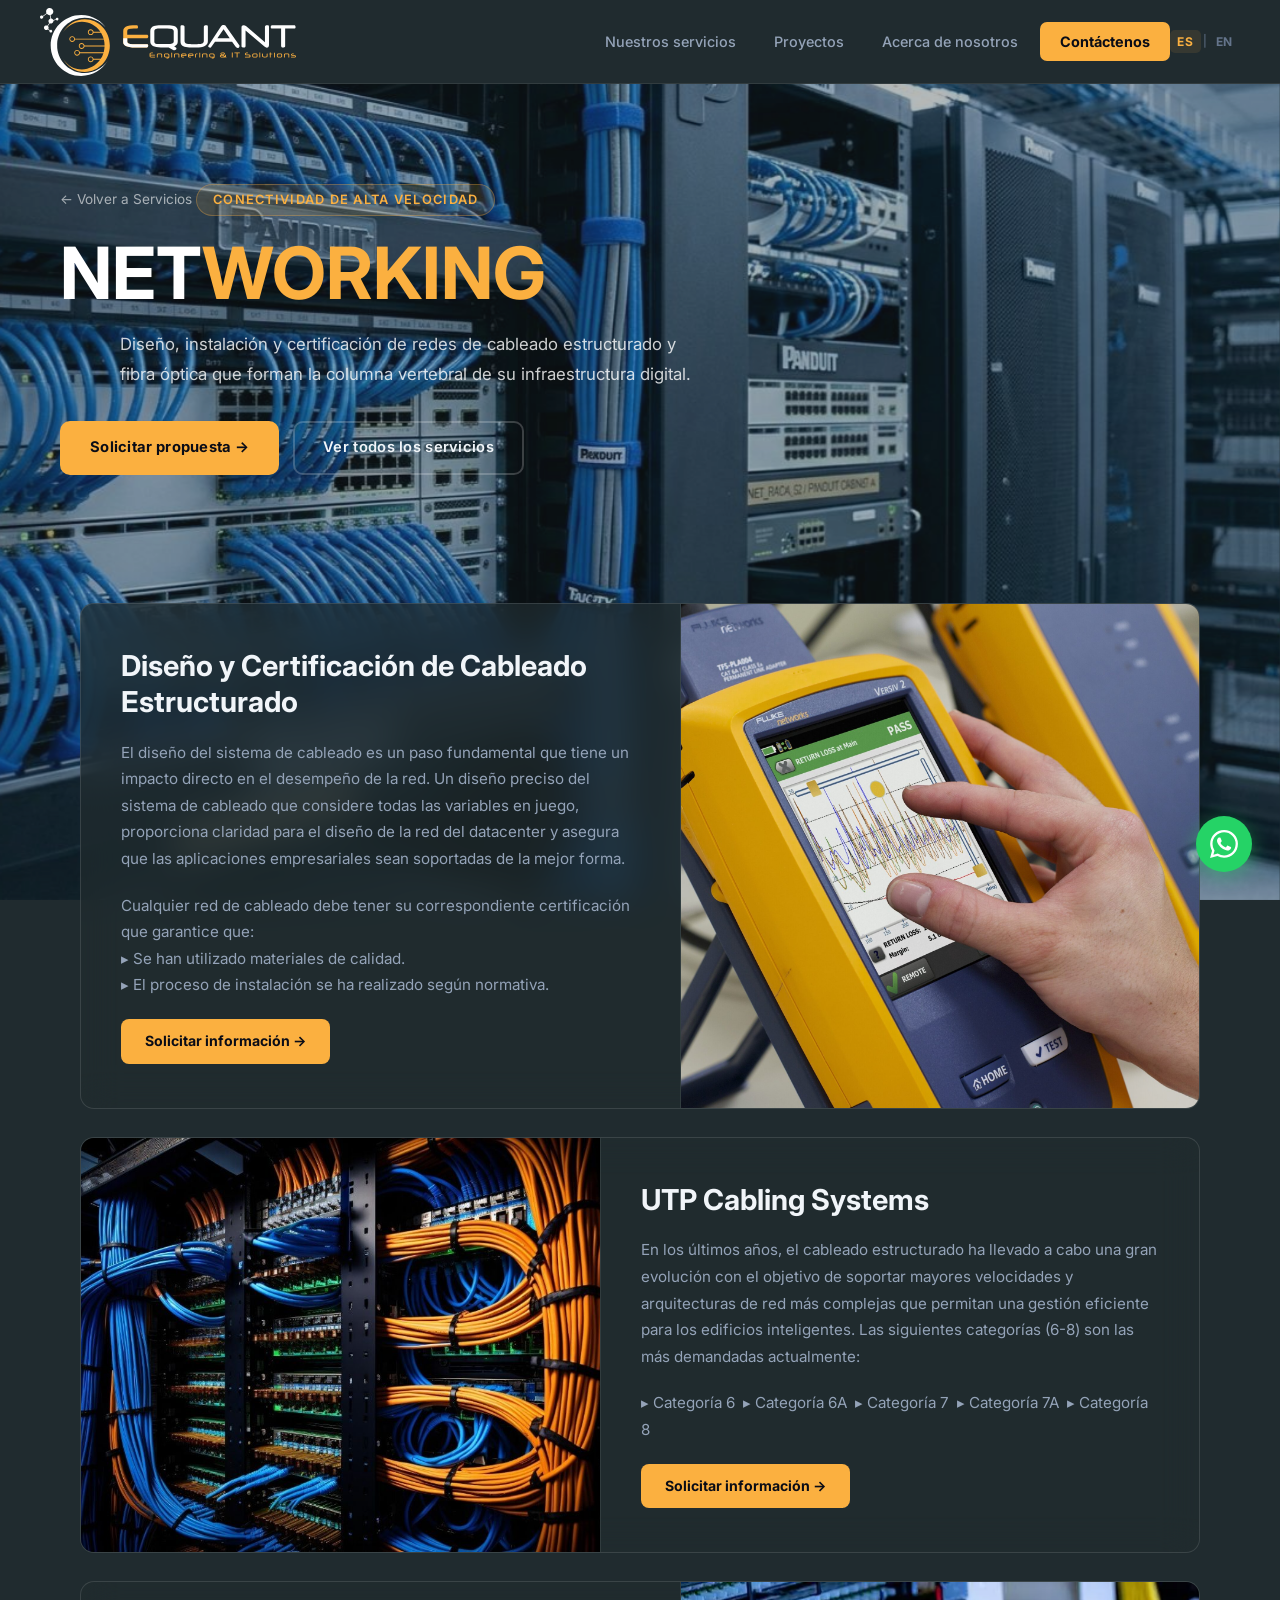
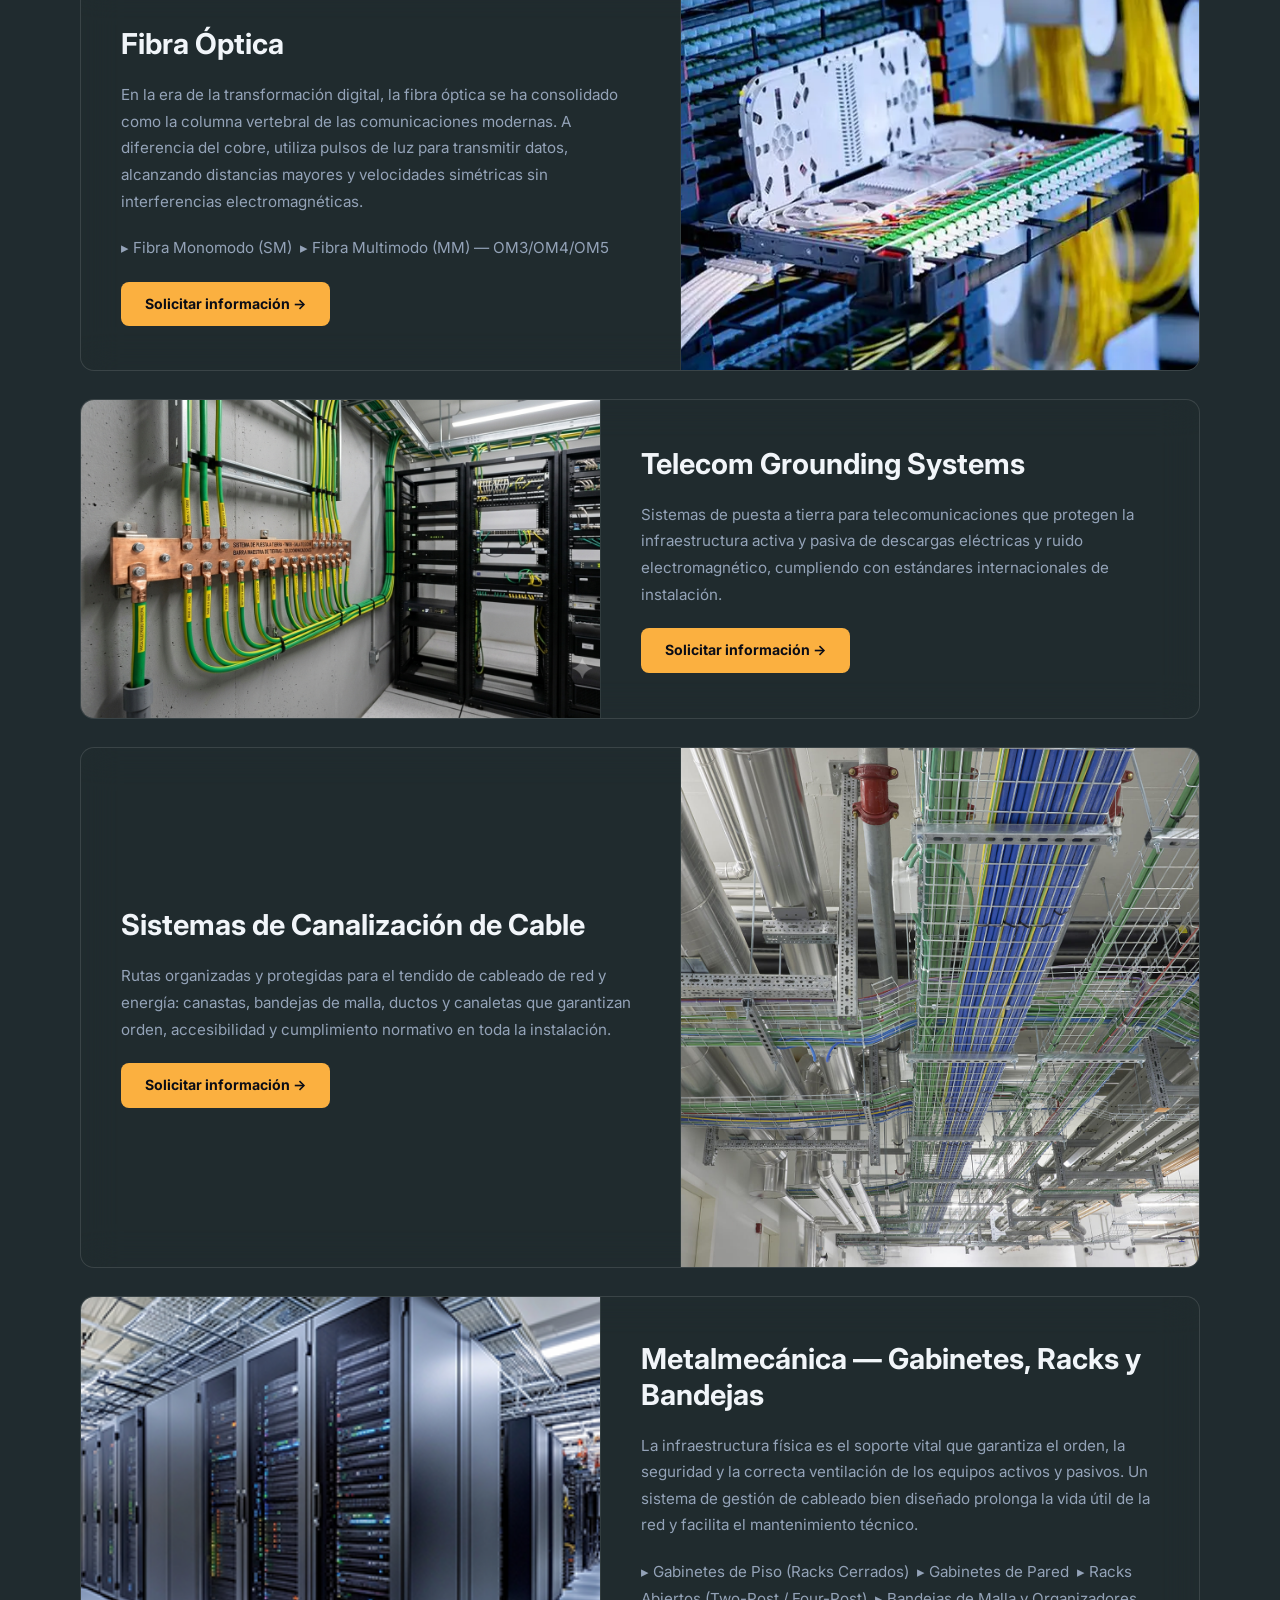
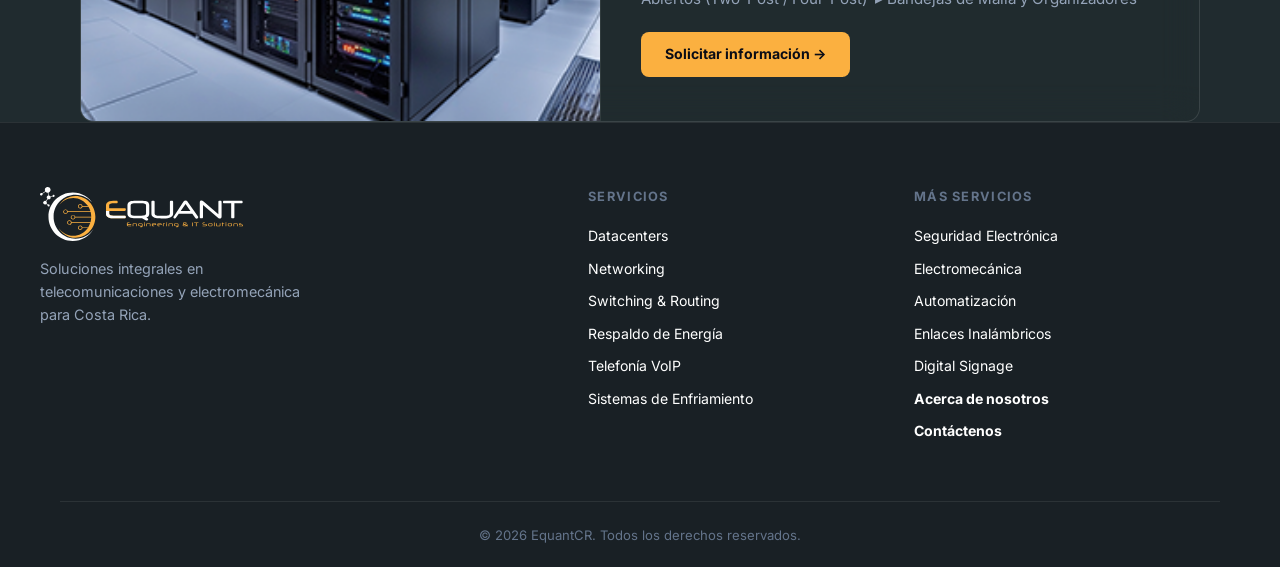
<file: networking.html>
<!DOCTYPE html>
<html lang="es">
<head>
  <meta charset="UTF-8" />
  <meta name="viewport" content="width=device-width, initial-scale=1.0" />
  <title>Networking - EquantCR</title>
  <link rel="stylesheet" href="css/equant.css" />
</head>
<body>

<nav class="navbar navbar-solid">
  <div class="nav-logo"><a href="index.html"><img src="images/logo-equant.svg" alt="EquantCR" class="logo-img"></a></div>
  <div class="nav-links">
    <a href="index.html#servicios" class="nav-link" data-i18n="nav.services">Nuestros servicios</a>
    <a href="proyectos.html" class="nav-link" data-i18n="nav.projects">Proyectos</a>
    <a href="index.html#nosotros" class="nav-link" data-i18n="nav.about">Acerca de nosotros</a>
    <a href="index.html#contacto" class="nav-link nav-cta" data-i18n="nav.contact">Contáctenos</a>
  </div>
  <div class="nav-end">
    <div class="lang-toggle" id="lang-toggle">
      <button class="lang-btn lang-btn--active" data-lang="es">ES</button>
      <span class="lang-sep">|</span>
      <button class="lang-btn" data-lang="en">EN</button>
    </div>
    <button class="hamburger" id="hamburger"><span></span><span></span><span></span></button>
  </div>
</nav>

<div class="svc-page-body">
  <div class="svc-fullbg-page">
    <div class="svc-fullbg-img" style="background-image: url('images/networking/card.jpg');"></div>
    <div class="svc-fullbg-overlay" style="opacity:0.55;"></div>

    <section class="svc-fullbg-hero">
      <a href="index.html#servicios" class="back-link" data-i18n="common.back">← Volver a Servicios</a>
      <div class="hero-tag" data-i18n="net.hero.tag">Conectividad de alta velocidad</div>
      <h1 class="hero-title" tabindex="-1">NET<span class="highlight">WORKING</span></h1>
      <p class="hero-desc" data-i18n="net.hero.desc">Diseño, instalación y certificación de redes de cableado estructurado y fibra óptica que forman la columna vertebral de su infraestructura digital.</p>
      <div class="hero-actions">
        <a href="index.html#contacto" class="btn-primary" data-i18n="common.request.proposal">Solicitar propuesta →</a>
        <a href="index.html#servicios" class="btn-ghost" data-i18n="common.view.services">Ver todos los servicios</a>
      </div>
    </section>

    <div class="svc-fullbg-content">
      <div class="dc-cards-section">

        <div class="dc-banner-card">
          <div class="dc-banner-body">
            <h3 class="dc-banner-title" data-i18n="net.c1.title">Diseño y Certificación de Cableado Estructurado</h3>
            <p class="dc-banner-desc" data-i18n="net.c1.d1">El diseño del sistema de cableado es un paso fundamental que tiene un impacto directo en el desempeño de la red. Un diseño preciso del sistema de cableado que considere todas las variables en juego, proporciona claridad para el diseño de la red del datacenter y asegura que las aplicaciones empresariales sean soportadas de la mejor forma.</p>
            <p class="dc-banner-desc" data-i18n-html="net.c1.d2">Cualquier red de cableado debe tener su correspondiente certificación que garantice que:<br>▸ Se han utilizado materiales de calidad.<br>▸ El proceso de instalación se ha realizado según normativa.</p>
            <a href="index.html#contacto" class="dc-banner-btn" data-i18n="common.request.info">Solicitar información →</a>
          </div>
          <div class="dc-banner-visual">
            <img src="images/networking/cableado.jpeg" alt="Cableado Estructurado" onerror="this.parentElement.style.display='none';">
          </div>
        </div>

        <div class="dc-banner-card dc-banner-card--reverse">
          <div class="dc-banner-body">
            <h3 class="dc-banner-title" data-i18n="net.c2.title">UTP Cabling Systems</h3>
            <p class="dc-banner-desc" data-i18n="net.c2.d1">En los últimos años, el cableado estructurado ha llevado a cabo una gran evolución con el objetivo de soportar mayores velocidades y arquitecturas de red más complejas que permitan una gestión eficiente para los edificios inteligentes. Las siguientes categorías (6-8) son las más demandadas actualmente:</p>
            <p class="dc-banner-desc" data-i18n-html="net.c2.d2">▸ Categoría 6 &nbsp;▸ Categoría 6A &nbsp;▸ Categoría 7 &nbsp;▸ Categoría 7A &nbsp;▸ Categoría 8</p>
            <a href="index.html#contacto" class="dc-banner-btn" data-i18n="common.request.info">Solicitar información →</a>
          </div>
          <div class="dc-banner-visual">
            <img src="images/networking/utp.jpeg" alt="UTP Cabling" onerror="this.parentElement.style.display='none';">
          </div>
        </div>

        <div class="dc-banner-card">
          <div class="dc-banner-body">
            <h3 class="dc-banner-title" data-i18n="net.c3.title">Fibra Óptica</h3>
            <p class="dc-banner-desc" data-i18n="net.c3.d1">En la era de la transformación digital, la fibra óptica se ha consolidado como la columna vertebral de las comunicaciones modernas. A diferencia del cobre, utiliza pulsos de luz para transmitir datos, alcanzando distancias mayores y velocidades simétricas sin interferencias electromagnéticas.</p>
            <p class="dc-banner-desc" data-i18n-html="net.c3.d2">▸ Fibra Monomodo (SM) &nbsp;▸ Fibra Multimodo (MM) — OM3/OM4/OM5</p>
            <a href="index.html#contacto" class="dc-banner-btn" data-i18n="common.request.info">Solicitar información →</a>
          </div>
          <div class="dc-banner-visual">
            <img src="images/networking/fibra.jpg" alt="Fibra Óptica" onerror="this.parentElement.style.display='none';">
          </div>
        </div>

        <div class="dc-banner-card dc-banner-card--reverse">
          <div class="dc-banner-body">
            <h3 class="dc-banner-title" data-i18n="net.c4.title">Telecom Grounding Systems</h3>
            <p class="dc-banner-desc" data-i18n="net.c4.d1">Sistemas de puesta a tierra para telecomunicaciones que protegen la infraestructura activa y pasiva de descargas eléctricas y ruido electromagnético, cumpliendo con estándares internacionales de instalación.</p>
            <a href="index.html#contacto" class="dc-banner-btn" data-i18n="common.request.info">Solicitar información →</a>
          </div>
          <div class="dc-banner-visual">
            <img src="images/networking/grounding.jpeg" alt="Telecom Grounding" onerror="this.parentElement.style.display='none';">
          </div>
        </div>

        <div class="dc-banner-card">
          <div class="dc-banner-body">
            <h3 class="dc-banner-title" data-i18n="net.c5.title">Sistemas de Canalización de Cable</h3>
            <p class="dc-banner-desc" data-i18n="net.c5.d1">Rutas organizadas y protegidas para el tendido de cableado de red y energía: canastas, bandejas de malla, ductos y canaletas que garantizan orden, accesibilidad y cumplimiento normativo en toda la instalación.</p>
            <a href="index.html#contacto" class="dc-banner-btn" data-i18n="common.request.info">Solicitar información →</a>
          </div>
          <div class="dc-banner-visual">
            <img src="images/networking/canalizacion.jpg" alt="Canalización de Cable" onerror="this.parentElement.style.display='none';">
          </div>
        </div>

        <div class="dc-banner-card dc-banner-card--reverse">
          <div class="dc-banner-body">
            <h3 class="dc-banner-title" data-i18n="net.c6.title">Metalmecánica — Gabinetes, Racks y Bandejas</h3>
            <p class="dc-banner-desc" data-i18n="net.c6.d1">La infraestructura física es el soporte vital que garantiza el orden, la seguridad y la correcta ventilación de los equipos activos y pasivos. Un sistema de gestión de cableado bien diseñado prolonga la vida útil de la red y facilita el mantenimiento técnico.</p>
            <p class="dc-banner-desc" data-i18n-html="net.c6.d2">▸ Gabinetes de Piso (Racks Cerrados) &nbsp;▸ Gabinetes de Pared &nbsp;▸ Racks Abiertos (Two-Post / Four-Post) &nbsp;▸ Bandejas de Malla y Organizadores</p>
            <a href="index.html#contacto" class="dc-banner-btn" data-i18n="common.request.info">Solicitar información →</a>
          </div>
          <div class="dc-banner-visual">
            <img src="images/networking/racks.png" alt="Gabinetes y Racks" onerror="this.parentElement.style.display='none';">
          </div>
        </div>

      </div>
    </div>
  </div>
</div>
<footer class="footer">
  <div class="footer-inner">
    <div class="footer-brand">
      <a href="index.html"><img src="images/logo-equant.svg" alt="EquantCR - Engineering &amp; IT Solutions" class="logo-img footer-logo-img"></a>
      <p class="footer-tagline" data-i18n="footer.tagline">Soluciones integrales en telecomunicaciones y electromecánica para Costa Rica.</p>
    </div>
    <div class="footer-links-col">
      <h4 data-i18n="footer.services">Servicios</h4>
      <a href="datacenters.html" data-i18n="svc.name.dc">Datacenters</a>
      <a href="networking.html" data-i18n="svc.name.net">Networking</a>
      <a href="switching.html" data-i18n="svc.name.sw">Switching &amp; Routing</a>
      <a href="respaldoDeEnergia.html" data-i18n="svc.name.energy">Respaldo de Energía</a>
      <a href="telefoniaVoip.html" data-i18n="svc.name.voip">Telefonía VoIP</a>
      <a href="sistemasDeEnfriamiento.html" data-i18n="svc.name.cooling">Sistemas de Enfriamiento</a>
    </div>
    <div class="footer-links-col">
      <h4 data-i18n="footer.more.services">Más servicios</h4>
      <a href="seguridadElectronica.html" data-i18n="svc.name.security">Seguridad Electrónica</a>
      <a href="electromecanica.html" data-i18n="svc.name.electro">Electromecánica</a>
      <a href="automatizacion.html" data-i18n="svc.name.auto">Automatización</a>
      <a href="enlaces.html" data-i18n="svc.name.links">Enlaces Inalámbricos</a>
      <a href="digitalSignage.html" data-i18n="svc.name.signage">Digital Signage</a>
      <a href="index.html#nosotros" data-i18n-html="footer.about"><strong>Acerca de nosotros</strong></a>
      <a href="index.html#contacto" data-i18n-html="footer.contact"><strong>Contáctenos</strong></a>
    </div>
  </div>
  <div class="footer-bottom"><span>© 2026 EquantCR. <span data-i18n="footer.rights">Todos los derechos reservados.</span></span></div>
</footer>

<a class="fab-whatsapp" href="https://wa.me/50688545445" target="_blank" rel="noopener noreferrer" title="Contáctenos por WhatsApp">
  <svg viewBox="0 0 24 24" fill="currentColor" xmlns="http://www.w3.org/2000/svg"><path d="M17.472 14.382c-.297-.149-1.758-.867-2.03-.967-.273-.099-.471-.148-.67.15-.197.297-.767.966-.94 1.164-.173.199-.347.223-.644.075-.297-.15-1.255-.463-2.39-1.475-.883-.788-1.48-1.761-1.653-2.059-.173-.297-.018-.458.13-.606.134-.133.298-.347.446-.52.149-.174.198-.298.298-.497.099-.198.05-.371-.025-.52-.075-.149-.669-1.612-.916-2.207-.242-.579-.487-.5-.669-.51-.173-.008-.371-.01-.57-.01-.198 0-.52.074-.792.372-.272.297-1.04 1.016-1.04 2.479 0 1.462 1.065 2.875 1.213 3.074.149.198 2.096 3.2 5.077 4.487.709.306 1.262.489 1.694.625.712.227 1.36.195 1.871.118.571-.085 1.758-.719 2.006-1.413.248-.694.248-1.289.173-1.413-.074-.124-.272-.198-.57-.347m-5.421 7.403h-.004a9.87 9.87 0 01-5.031-1.378l-.361-.214-3.741.982.998-3.648-.235-.374a9.86 9.86 0 01-1.51-5.26c.001-5.45 4.436-9.884 9.888-9.884 2.64 0 5.122 1.03 6.988 2.898a9.825 9.825 0 012.893 6.994c-.003 5.45-4.437 9.884-9.885 9.884m8.413-18.297A11.815 11.815 0 0012.05 0C5.495 0 .16 5.335.157 11.892c0 2.096.547 4.142 1.588 5.945L.057 24l6.305-1.654a11.882 11.882 0 005.683 1.448h.005c6.554 0 11.89-5.335 11.893-11.893a11.821 11.821 0 00-3.48-8.413z"></path></svg>
</a>
<button class="back-to-top" title="Volver al inicio" aria-label="Volver al inicio">
  <svg viewBox="0 0 24 24" fill="none" xmlns="http://www.w3.org/2000/svg"><path d="M12 19V5M5 12l7-7 7 7" stroke="currentColor" stroke-width="2" stroke-linecap="round" stroke-linejoin="round"></path></svg>
</button>
<script src="js/i18n.js"></script>
</body>
</html>
</file>
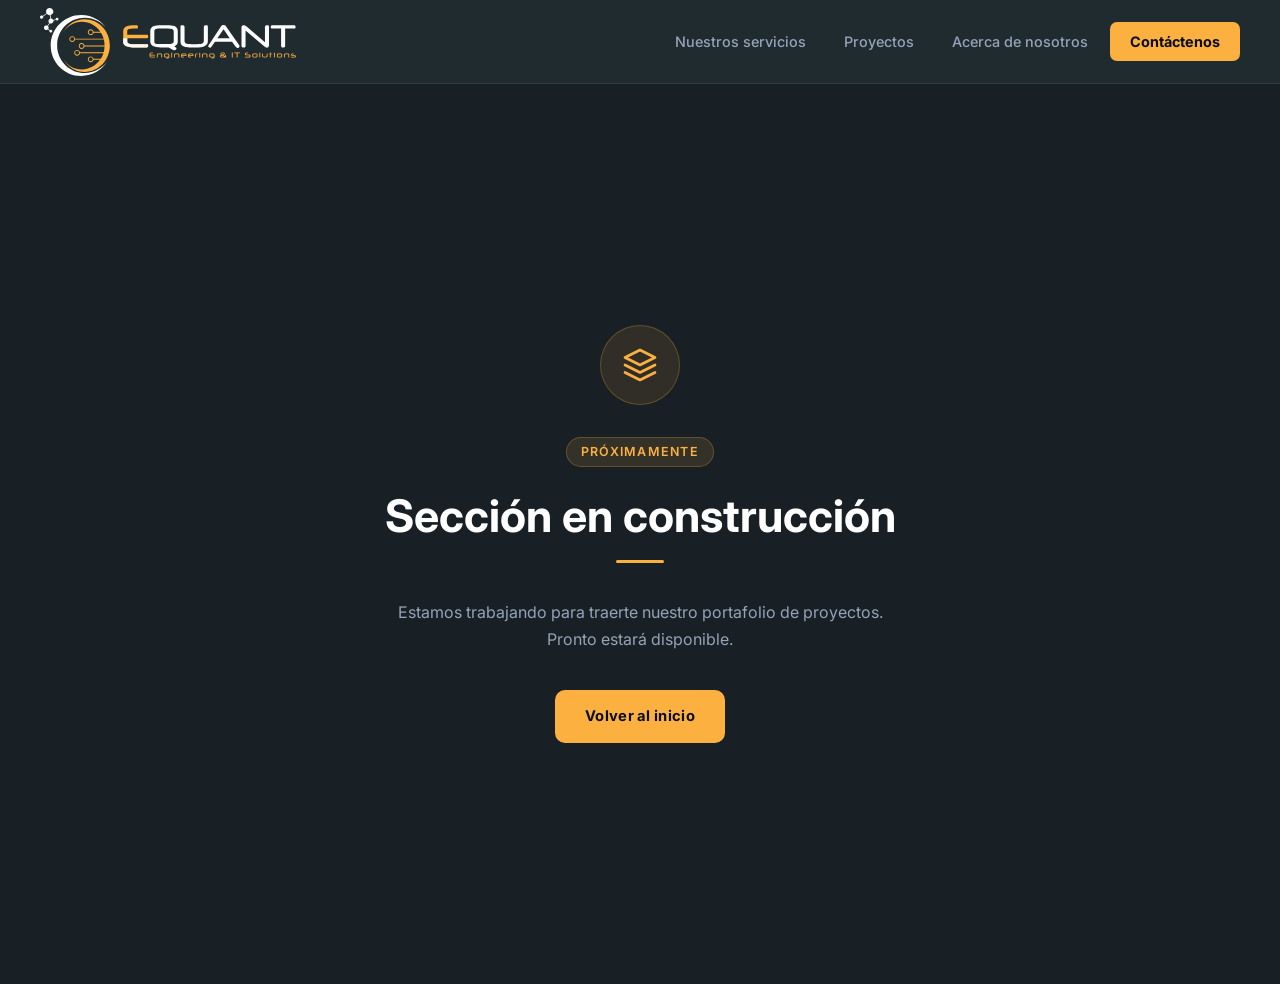
<file: proyectos.html>
<!DOCTYPE html>
<html lang="es">
<head>
  <meta charset="UTF-8" />
  <meta name="viewport" content="width=device-width, initial-scale=1.0" />
  <title>Proyectos — EquantCR</title>
  <link rel="stylesheet" href="css/equant.css" />
  <style>
    .construction-section {
      min-height: 100vh;
      display: flex;
      align-items: center;
      justify-content: center;
      background: var(--bg2);
      padding: 40px 24px;
    }
    .construction-card {
      text-align: center;
      max-width: 560px;
    }
    .construction-icon {
      width: 80px;
      height: 80px;
      margin: 0 auto 32px;
      display: flex;
      align-items: center;
      justify-content: center;
      background: rgba(251,176,64,0.1);
      border: 1px solid rgba(251,176,64,0.25);
      border-radius: 50%;
    }
    .construction-icon svg {
      width: 36px;
      height: 36px;
      color: var(--accent);
    }
    .construction-tag {
      display: inline-block;
      padding: 4px 14px;
      background: rgba(251,176,64,0.12);
      color: var(--accent);
      font-size: 0.78rem;
      font-weight: 600;
      letter-spacing: 0.1em;
      text-transform: uppercase;
      border-radius: 20px;
      border: 1px solid rgba(251,176,64,0.25);
      margin-bottom: 24px;
    }
    .construction-title {
      font-family: var(--font-head);
      font-size: clamp(1.8rem, 4vw, 2.8rem);
      font-weight: 700;
      color: #fff;
      line-height: 1.15;
      margin-bottom: 18px;
    }
    .construction-desc {
      color: var(--text2);
      font-size: 1rem;
      line-height: 1.7;
      margin-bottom: 36px;
    }
    .construction-divider {
      width: 48px;
      height: 3px;
      background: var(--accent);
      border-radius: 2px;
      margin: 0 auto 36px;
    }
  </style>
</head>
<body>

<header class="site-header" id="inicio">
  <nav class="navbar navbar-solid">
    <div class="nav-logo">
      <a href="index.html"><img src="images/logo-equant.svg" alt="EquantCR" class="logo-img"></a>
    </div>
    <div class="nav-links">
      <a href="index.html#servicios" class="nav-link">Nuestros servicios</a>
      <a href="proyectos.html" class="nav-link">Proyectos</a>
      <a href="index.html#nosotros" class="nav-link">Acerca de nosotros</a>
      <a href="index.html#contacto" class="nav-link nav-cta">Contáctenos</a>
    </div>
    <button class="hamburger" id="hamburger"><span></span><span></span><span></span></button>
  </nav>
</header>

<section class="construction-section">
  <div class="construction-card">
    <div class="construction-icon">
      <svg viewBox="0 0 24 24" fill="none" stroke="currentColor" stroke-width="1.8" stroke-linecap="round" stroke-linejoin="round">
        <path d="M12 2L2 7l10 5 10-5-10-5z"/>
        <path d="M2 17l10 5 10-5"/>
        <path d="M2 12l10 5 10-5"/>
      </svg>
    </div>
    <div class="construction-tag">Próximamente</div>
    <h1 class="construction-title">Sección en construcción</h1>
    <div class="construction-divider"></div>
    <p class="construction-desc">
      Estamos trabajando para traerte nuestro portafolio de proyectos.<br>
      Pronto estará disponible.
    </p>
    <a href="index.html" class="btn-primary">Volver al inicio</a>
  </div>
</section>

<script>
  var hamburger = document.getElementById('hamburger');
  var navLinks = document.querySelector('.nav-links');
  hamburger.addEventListener('click', function () {
    hamburger.classList.toggle('active');
    navLinks.classList.toggle('open');
  });
</script>
</body>
</html>
</file>
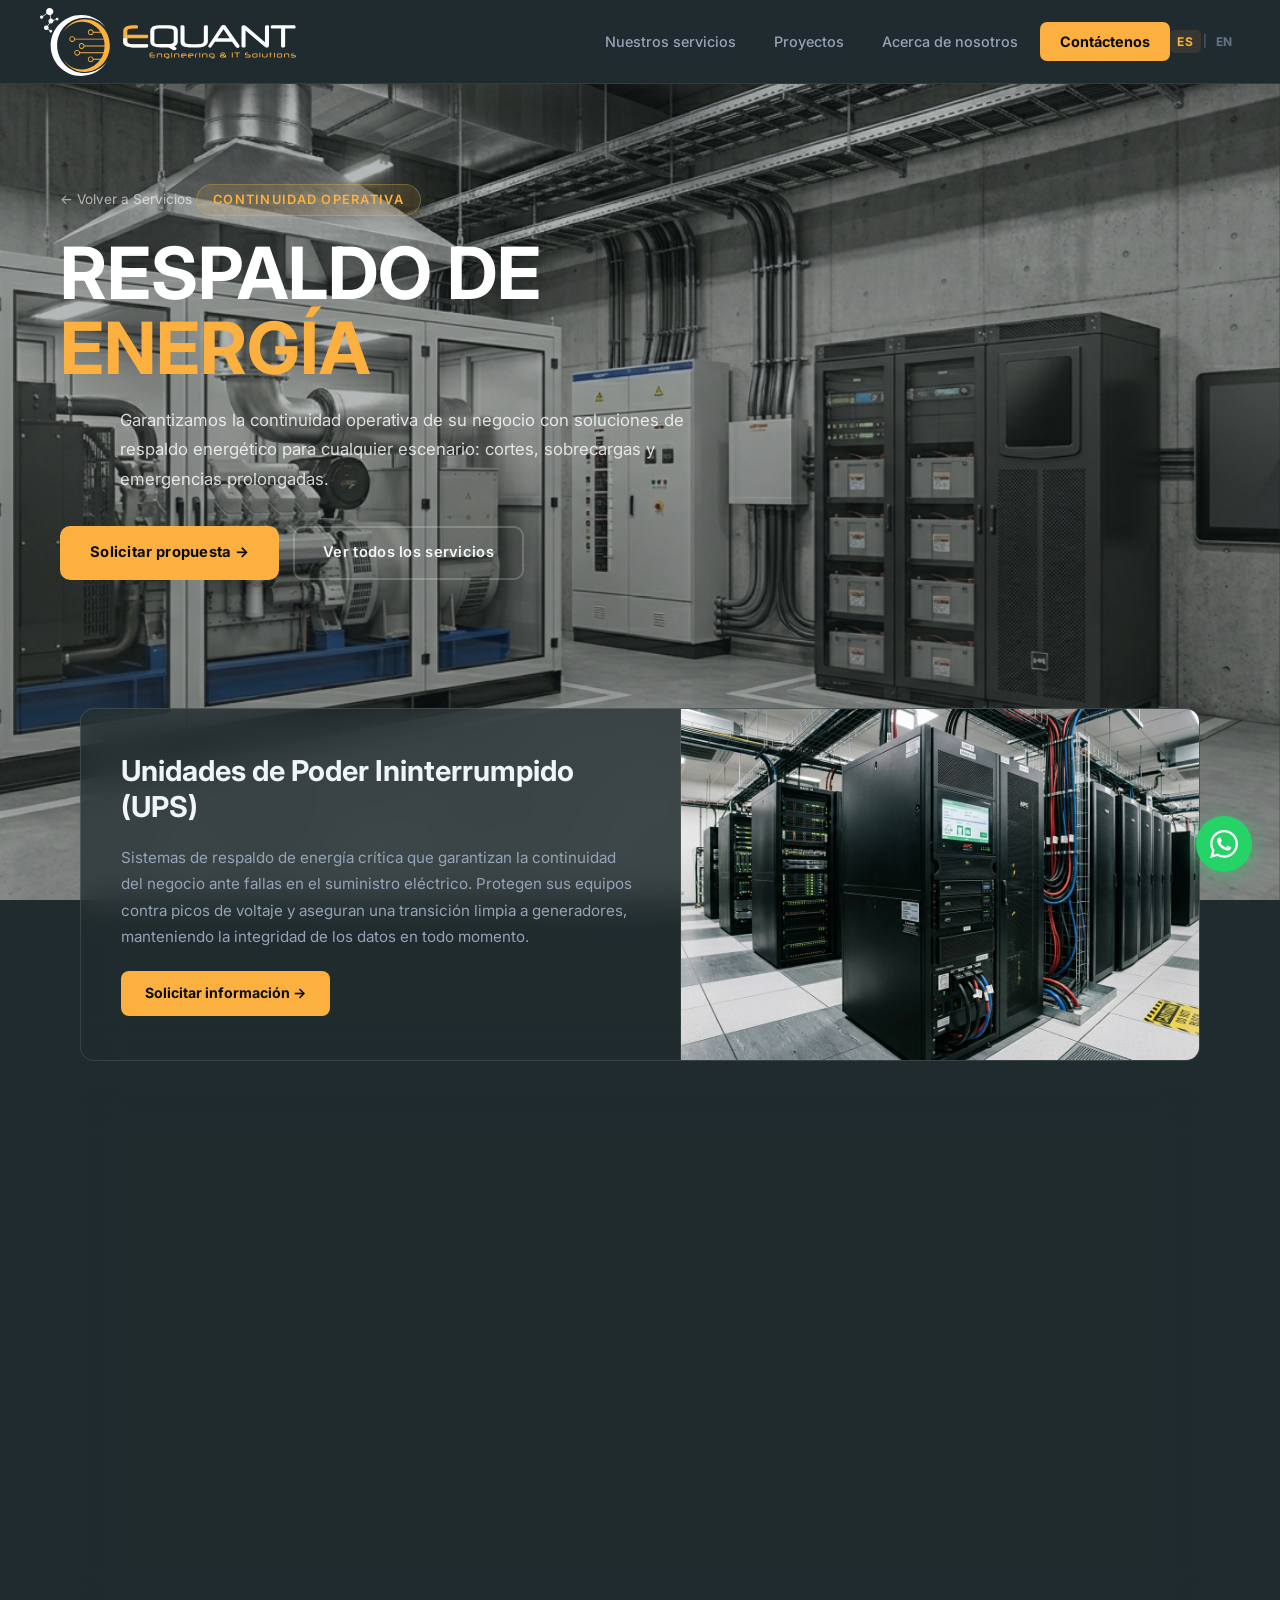
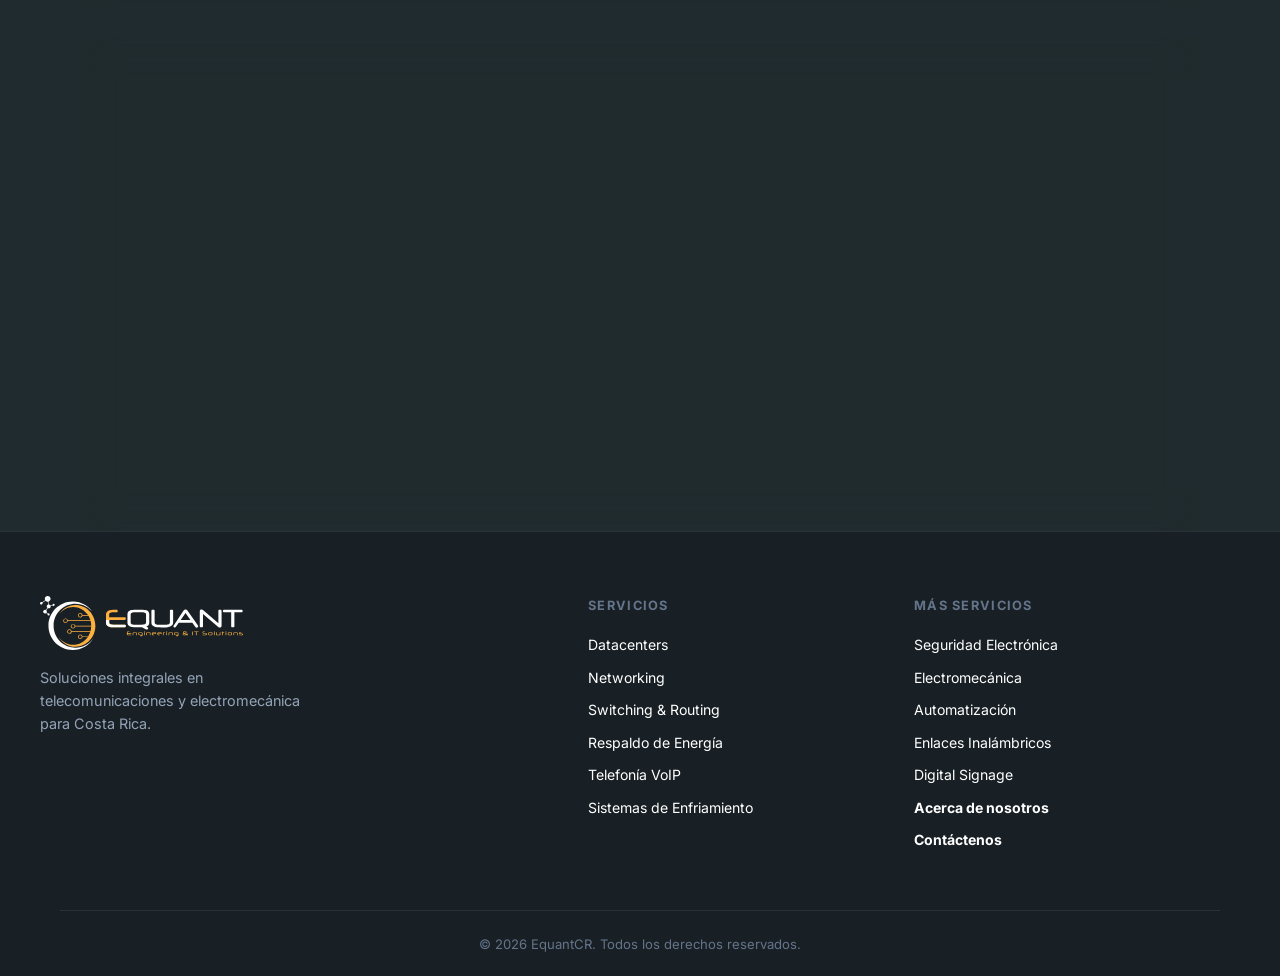
<file: respaldoDeEnergia.html>
<!DOCTYPE html>
<html lang="es">
<head>
  <meta charset="UTF-8" />
  <meta name="viewport" content="width=device-width, initial-scale=1.0" />
  <title>Respaldo de Energía - EquantCR</title>
  <link rel="stylesheet" href="css/equant.css" />
</head>
<body>

<nav class="navbar navbar-solid">
  <div class="nav-logo"><a href="index.html"><img src="images/logo-equant.svg" alt="EquantCR" class="logo-img"></a></div>
  <div class="nav-links">
    <a href="index.html#servicios" class="nav-link" data-i18n="nav.services">Nuestros servicios</a>
    <a href="proyectos.html" class="nav-link" data-i18n="nav.projects">Proyectos</a>
    <a href="index.html#nosotros" class="nav-link" data-i18n="nav.about">Acerca de nosotros</a>
    <a href="index.html#contacto" class="nav-link nav-cta" data-i18n="nav.contact">Contáctenos</a>
  </div>
  <div class="nav-end">
    <div class="lang-toggle" id="lang-toggle">
      <button class="lang-btn lang-btn--active" data-lang="es">ES</button>
      <span class="lang-sep">|</span>
      <button class="lang-btn" data-lang="en">EN</button>
    </div>
    <button class="hamburger" id="hamburger"><span></span><span></span><span></span></button>
  </div>
</nav>

<div class="svc-page-body">
  <div class="svc-fullbg-page">
    <div class="svc-fullbg-img" style="background-image: url('images/respenergia/card.jpeg');"></div>
    <div class="svc-fullbg-overlay" style="opacity:0.55;"></div>

    <section class="svc-fullbg-hero">
      <a href="index.html#servicios" class="back-link" data-i18n="common.back">← Volver a Servicios</a>
      <div class="hero-tag" data-i18n="energy.hero.tag">Continuidad operativa</div>
      <h1 class="hero-title" tabindex="-1" data-i18n-html="energy.hero.title">RESPALDO DE <span class="highlight">ENERGÍA</span></h1>
      <p class="hero-desc" data-i18n="energy.hero.desc">Garantizamos la continuidad operativa de su negocio con soluciones de respaldo energético para cualquier escenario: cortes, sobrecargas y emergencias prolongadas.</p>
      <div class="hero-actions">
        <a href="index.html#contacto" class="btn-primary" data-i18n="common.request.proposal">Solicitar propuesta →</a>
        <a href="index.html#servicios" class="btn-ghost" data-i18n="common.view.services">Ver todos los servicios</a>
      </div>
    </section>

    <div class="svc-fullbg-content">
      <div class="dc-cards-section">

        <div class="dc-banner-card">
          <div class="dc-banner-body">
            <h3 class="dc-banner-title" data-i18n="energy.c1.title">Unidades de Poder Ininterrumpido (UPS)</h3>
            <p class="dc-banner-desc" data-i18n="energy.c1.d1">Sistemas de respaldo de energía crítica que garantizan la continuidad del negocio ante fallas en el suministro eléctrico. Protegen sus equipos contra picos de voltaje y aseguran una transición limpia a generadores, manteniendo la integridad de los datos en todo momento.</p>
            <a href="index.html#contacto" class="dc-banner-btn" data-i18n="common.request.info">Solicitar información →</a>
          </div>
          <div class="dc-banner-visual">
            <img src="images/respenergia/ups.PNG" alt="Sistemas UPS" onerror="this.parentElement.style.display='none';">
          </div>
        </div>

        <div class="dc-banner-card dc-banner-card--reverse">
          <div class="dc-banner-body">
            <h3 class="dc-banner-title" data-i18n="energy.c2.title">Genset — Grupos Electrógenos</h3>
            <p class="dc-banner-desc" data-i18n="energy.c2.d1">Soluciones robustas diseñadas para suministrar energía a largo plazo durante interrupciones prolongadas. Ofrecemos potencia fiable y eficiente para mantener su hogar o empresa en marcha, sin importar las condiciones externas.</p>
            <a href="index.html#contacto" class="dc-banner-btn" data-i18n="common.request.info">Solicitar información →</a>
          </div>
          <div class="dc-banner-visual">
            <img src="images/respenergia/genset.jpg" alt="Grupos Electrógenos" onerror="this.parentElement.style.display='none';">
          </div>
        </div>

        <div class="dc-banner-card">
          <div class="dc-banner-body">
            <h3 class="dc-banner-title" data-i18n="energy.c3.title">Paneles Solares</h3>
            <p class="dc-banner-desc" data-i18n="energy.c3.d1">Aproveche la energía limpia y renovable del sol. Reduzca drásticamente sus costos operativos, impulse la sostenibilidad de su marca y obtenga independencia energética total con nuestros sistemas fotovoltaicos de alta eficiencia.</p>
            <a href="index.html#contacto" class="dc-banner-btn" data-i18n="common.request.info">Solicitar información →</a>
          </div>
          <div class="dc-banner-visual">
            <img src="images/respenergia/solar.jpg" alt="Paneles Solares" onerror="this.parentElement.style.display='none';">
          </div>
        </div>

      </div>
    </div>
  </div>
</div>
<footer class="footer">
  <div class="footer-inner">
    <div class="footer-brand">
      <a href="index.html"><img src="images/logo-equant.svg" alt="EquantCR - Engineering &amp; IT Solutions" class="logo-img footer-logo-img"></a>
      <p class="footer-tagline" data-i18n="footer.tagline">Soluciones integrales en telecomunicaciones y electromecánica para Costa Rica.</p>
    </div>
    <div class="footer-links-col">
      <h4 data-i18n="footer.services">Servicios</h4>
      <a href="datacenters.html" data-i18n="svc.name.dc">Datacenters</a>
      <a href="networking.html" data-i18n="svc.name.net">Networking</a>
      <a href="switching.html" data-i18n="svc.name.sw">Switching &amp; Routing</a>
      <a href="respaldoDeEnergia.html" data-i18n="svc.name.energy">Respaldo de Energía</a>
      <a href="telefoniaVoip.html" data-i18n="svc.name.voip">Telefonía VoIP</a>
      <a href="sistemasDeEnfriamiento.html" data-i18n="svc.name.cooling">Sistemas de Enfriamiento</a>
    </div>
    <div class="footer-links-col">
      <h4 data-i18n="footer.more.services">Más servicios</h4>
      <a href="seguridadElectronica.html" data-i18n="svc.name.security">Seguridad Electrónica</a>
      <a href="electromecanica.html" data-i18n="svc.name.electro">Electromecánica</a>
      <a href="automatizacion.html" data-i18n="svc.name.auto">Automatización</a>
      <a href="enlaces.html" data-i18n="svc.name.links">Enlaces Inalámbricos</a>
      <a href="digitalSignage.html" data-i18n="svc.name.signage">Digital Signage</a>
      <a href="index.html#nosotros" data-i18n-html="footer.about"><strong>Acerca de nosotros</strong></a>
      <a href="index.html#contacto" data-i18n-html="footer.contact"><strong>Contáctenos</strong></a>
    </div>
  </div>
  <div class="footer-bottom"><span>© 2026 EquantCR. <span data-i18n="footer.rights">Todos los derechos reservados.</span></span></div>
</footer>

<a class="fab-whatsapp" href="https://wa.me/50688545445" target="_blank" rel="noopener noreferrer" title="Contáctenos por WhatsApp">
  <svg viewBox="0 0 24 24" fill="currentColor" xmlns="http://www.w3.org/2000/svg"><path d="M17.472 14.382c-.297-.149-1.758-.867-2.03-.967-.273-.099-.471-.148-.67.15-.197.297-.767.966-.94 1.164-.173.199-.347.223-.644.075-.297-.15-1.255-.463-2.39-1.475-.883-.788-1.48-1.761-1.653-2.059-.173-.297-.018-.458.13-.606.134-.133.298-.347.446-.52.149-.174.198-.298.298-.497.099-.198.05-.371-.025-.52-.075-.149-.669-1.612-.916-2.207-.242-.579-.487-.5-.669-.51-.173-.008-.371-.01-.57-.01-.198 0-.52.074-.792.372-.272.297-1.04 1.016-1.04 2.479 0 1.462 1.065 2.875 1.213 3.074.149.198 2.096 3.2 5.077 4.487.709.306 1.262.489 1.694.625.712.227 1.36.195 1.871.118.571-.085 1.758-.719 2.006-1.413.248-.694.248-1.289.173-1.413-.074-.124-.272-.198-.57-.347m-5.421 7.403h-.004a9.87 9.87 0 01-5.031-1.378l-.361-.214-3.741.982.998-3.648-.235-.374a9.86 9.86 0 01-1.51-5.26c.001-5.45 4.436-9.884 9.888-9.884 2.64 0 5.122 1.03 6.988 2.898a9.825 9.825 0 012.893 6.994c-.003 5.45-4.437 9.884-9.885 9.884m8.413-18.297A11.815 11.815 0 0012.05 0C5.495 0 .16 5.335.157 11.892c0 2.096.547 4.142 1.588 5.945L.057 24l6.305-1.654a11.882 11.882 0 005.683 1.448h.005c6.554 0 11.89-5.335 11.893-11.893a11.821 11.821 0 00-3.48-8.413z"></path></svg>
</a>
<button class="back-to-top" title="Volver al inicio" aria-label="Volver al inicio">
  <svg viewBox="0 0 24 24" fill="none" xmlns="http://www.w3.org/2000/svg"><path d="M12 19V5M5 12l7-7 7 7" stroke="currentColor" stroke-width="2" stroke-linecap="round" stroke-linejoin="round"></path></svg>
</button>
<script src="js/i18n.js"></script>
</body>
</html>
</file>
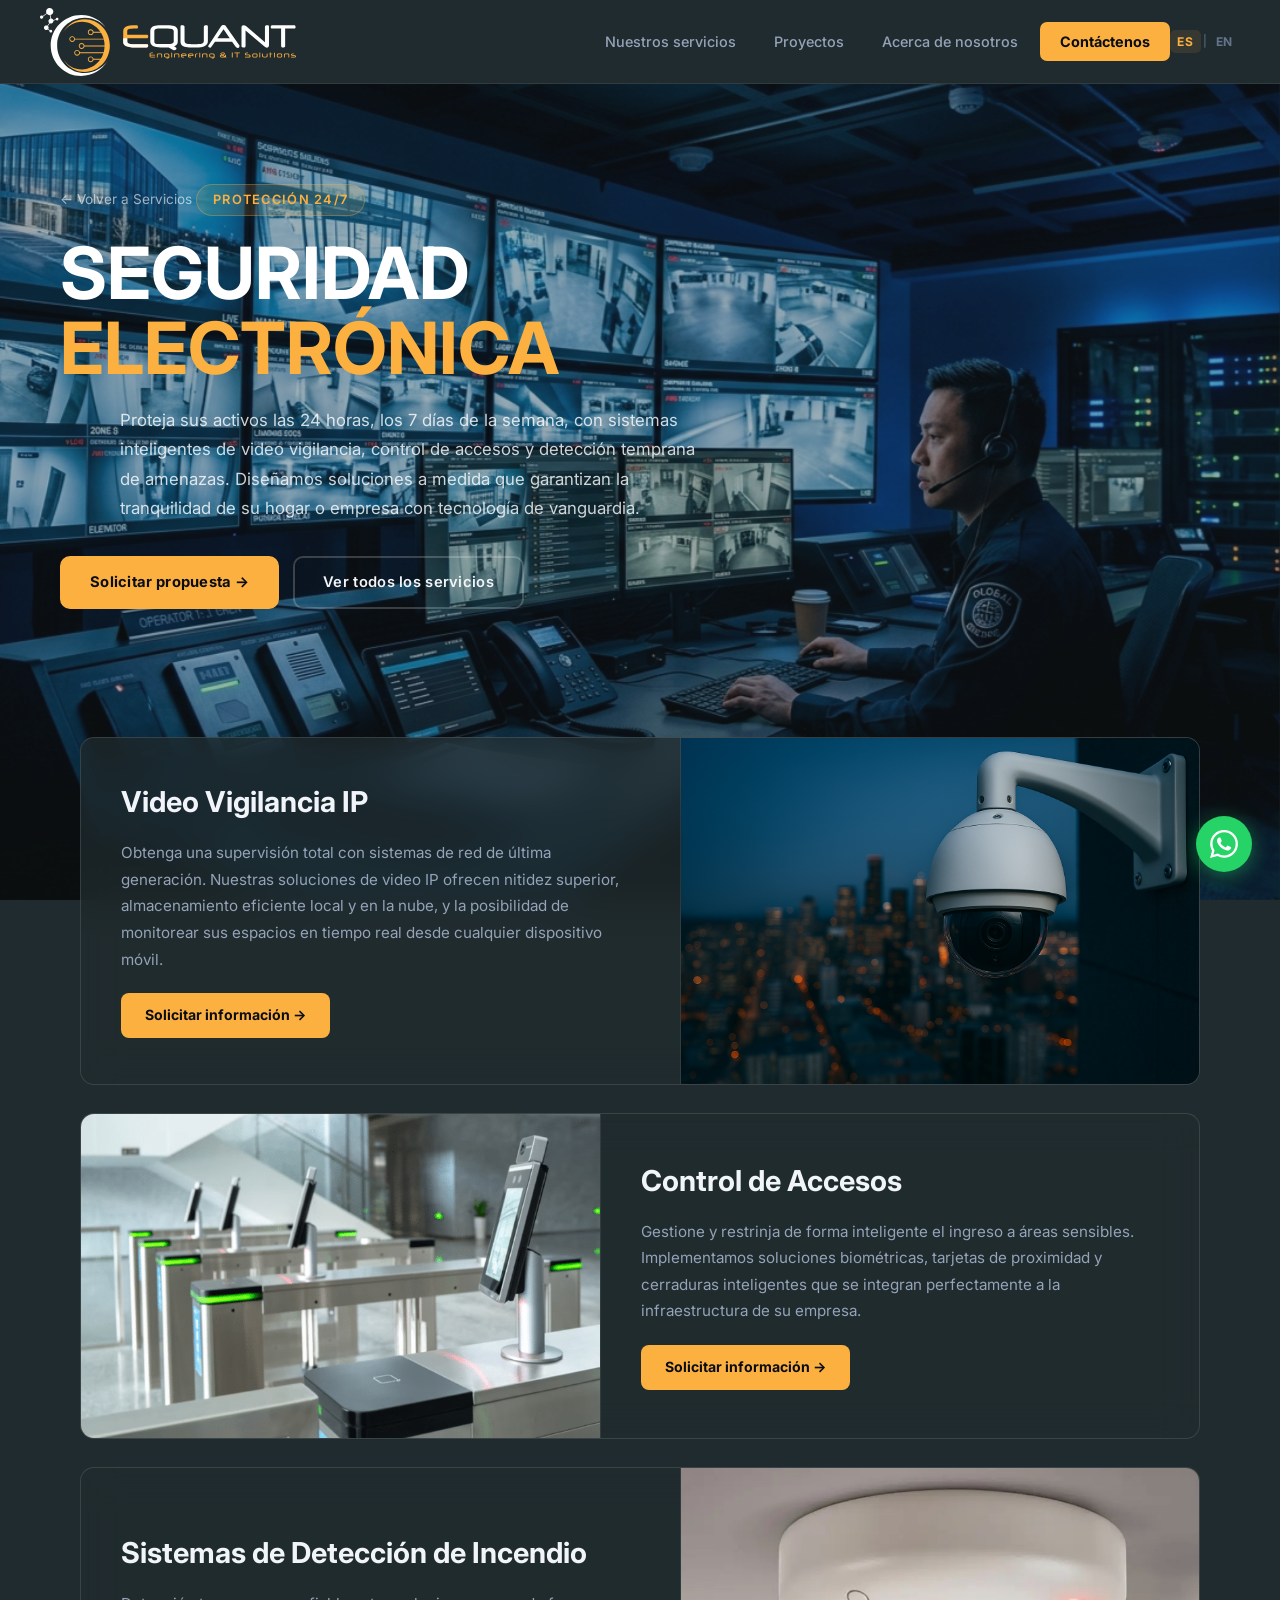
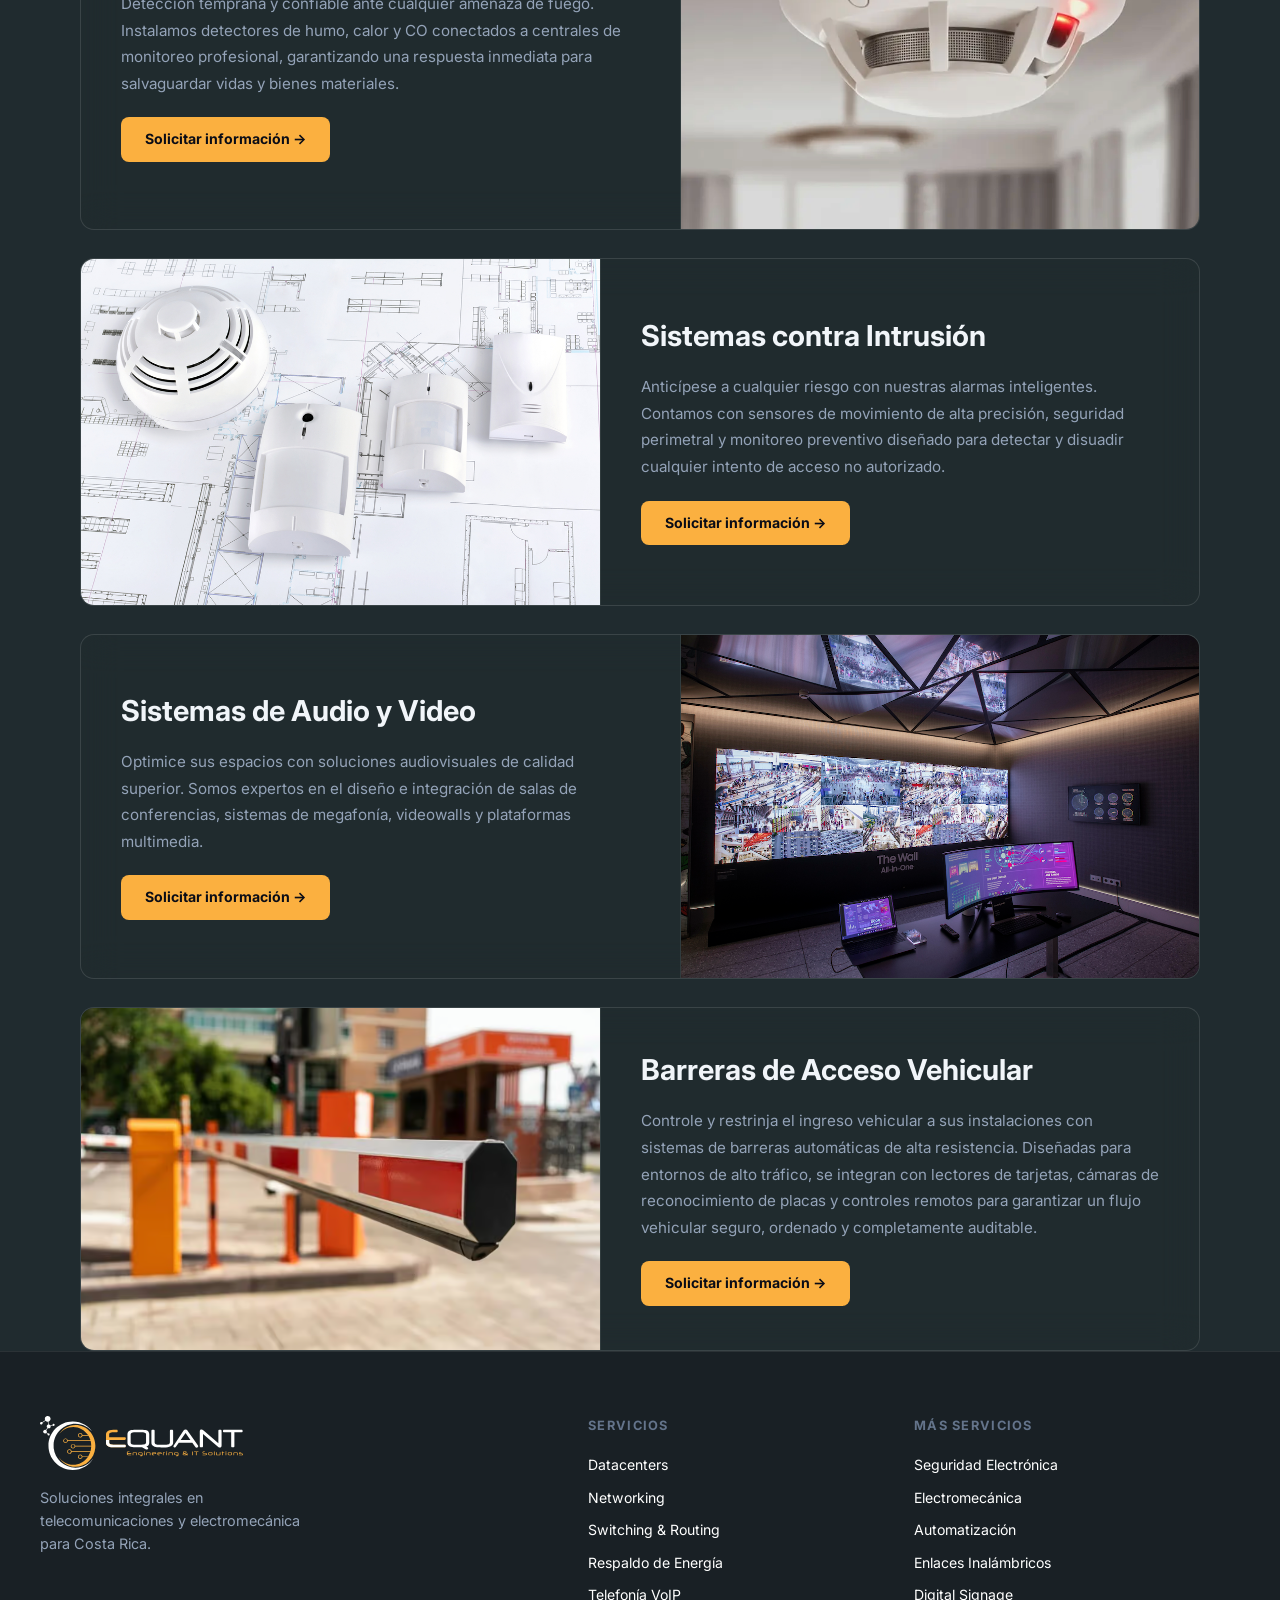
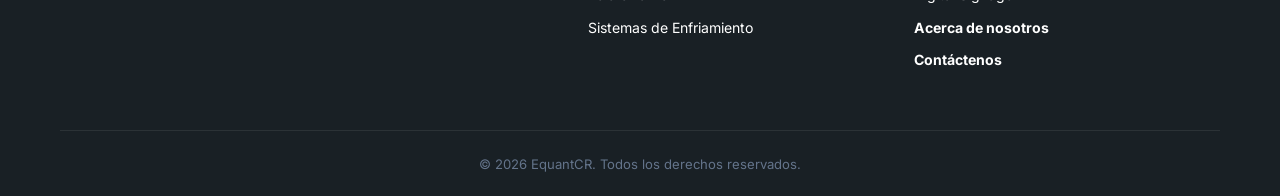
<file: seguridadElectronica.html>
<!DOCTYPE html>
<html lang="es">
<head>
  <meta charset="UTF-8" />
  <meta name="viewport" content="width=device-width, initial-scale=1.0" />
  <title>Seguridad Electrónica - EquantCR</title>
  <link rel="stylesheet" href="css/equant.css" />
</head>
<body>

<nav class="navbar navbar-solid">
  <div class="nav-logo"><a href="index.html"><img src="images/logo-equant.svg" alt="EquantCR" class="logo-img"></a></div>
  <div class="nav-links">
    <a href="index.html#servicios" class="nav-link" data-i18n="nav.services">Nuestros servicios</a>
    <a href="proyectos.html" class="nav-link" data-i18n="nav.projects">Proyectos</a>
    <a href="index.html#nosotros" class="nav-link" data-i18n="nav.about">Acerca de nosotros</a>
    <a href="index.html#contacto" class="nav-link nav-cta" data-i18n="nav.contact">Contáctenos</a>
  </div>
  <div class="nav-end">
    <div class="lang-toggle" id="lang-toggle">
      <button class="lang-btn lang-btn--active" data-lang="es">ES</button>
      <span class="lang-sep">|</span>
      <button class="lang-btn" data-lang="en">EN</button>
    </div>
    <button class="hamburger" id="hamburger"><span></span><span></span><span></span></button>
  </div>
</nav>

<div class="svc-page-body">
  <div class="svc-fullbg-page">
    <div class="svc-fullbg-img" style="background-image: url('images/segelectronica/card.jpg');"></div>
    <div class="svc-fullbg-overlay" style="opacity:0.55;"></div>

    <section class="svc-fullbg-hero">
      <a href="index.html#servicios" class="back-link" data-i18n="common.back">← Volver a Servicios</a>
      <div class="hero-tag" data-i18n="security.hero.tag">Protección 24/7</div>
      <h1 class="hero-title" tabindex="-1" data-i18n-html="security.hero.title">SEGURIDAD <span class="highlight">ELECTRÓNICA</span></h1>
      <p class="hero-desc" data-i18n="security.hero.desc">Proteja sus activos las 24 horas, los 7 días de la semana, con sistemas inteligentes de video vigilancia, control de accesos y detección temprana de amenazas. Diseñamos soluciones a medida que garantizan la tranquilidad de su hogar o empresa con tecnología de vanguardia.</p>
      <div class="hero-actions">
        <a href="index.html#contacto" class="btn-primary" data-i18n="common.request.proposal">Solicitar propuesta →</a>
        <a href="index.html#servicios" class="btn-ghost" data-i18n="common.view.services">Ver todos los servicios</a>
      </div>
    </section>

    <div class="svc-fullbg-content">
      <div class="dc-cards-section">

        <div class="dc-banner-card">
          <div class="dc-banner-body">
            <h3 class="dc-banner-title" data-i18n="security.c1.title">Video Vigilancia IP</h3>
            <p class="dc-banner-desc" data-i18n="security.c1.d1">Obtenga una supervisión total con sistemas de red de última generación. Nuestras soluciones de video IP ofrecen nitidez superior, almacenamiento eficiente local y en la nube, y la posibilidad de monitorear sus espacios en tiempo real desde cualquier dispositivo móvil.</p>
            <a href="index.html#contacto" class="dc-banner-btn" data-i18n="common.request.info">Solicitar información →</a>
          </div>
          <div class="dc-banner-visual">
            <img src="images/segelectronica/camaras.png" alt="Video Vigilancia IP" onerror="this.parentElement.style.display='none';">
          </div>
        </div>

        <div class="dc-banner-card dc-banner-card--reverse">
          <div class="dc-banner-body">
            <h3 class="dc-banner-title" data-i18n="security.c2.title">Control de Accesos</h3>
            <p class="dc-banner-desc" data-i18n="security.c2.d1">Gestione y restrinja de forma inteligente el ingreso a áreas sensibles. Implementamos soluciones biométricas, tarjetas de proximidad y cerraduras inteligentes que se integran perfectamente a la infraestructura de su empresa.</p>
            <a href="index.html#contacto" class="dc-banner-btn" data-i18n="common.request.info">Solicitar información →</a>
          </div>
          <div class="dc-banner-visual">
            <img src="images/segelectronica/accesos.png" alt="Control de Accesos" onerror="this.parentElement.style.display='none';">
          </div>
        </div>

        <div class="dc-banner-card">
          <div class="dc-banner-body">
            <h3 class="dc-banner-title" data-i18n="security.c3.title">Sistemas de Detección de Incendio</h3>
            <p class="dc-banner-desc" data-i18n="security.c3.d1">Detección temprana y confiable ante cualquier amenaza de fuego. Instalamos detectores de humo, calor y CO conectados a centrales de monitoreo profesional, garantizando una respuesta inmediata para salvaguardar vidas y bienes materiales.</p>
            <a href="index.html#contacto" class="dc-banner-btn" data-i18n="common.request.info">Solicitar información →</a>
          </div>
          <div class="dc-banner-visual">
            <img src="images/segelectronica/Incendio.png" alt="Detección de Incendio" onerror="this.parentElement.style.display='none';">
          </div>
        </div>

        <div class="dc-banner-card dc-banner-card--reverse">
          <div class="dc-banner-body">
            <h3 class="dc-banner-title" data-i18n="security.c4.title">Sistemas contra Intrusión</h3>
            <p class="dc-banner-desc" data-i18n="security.c4.d1">Anticípese a cualquier riesgo con nuestras alarmas inteligentes. Contamos con sensores de movimiento de alta precisión, seguridad perimetral y monitoreo preventivo diseñado para detectar y disuadir cualquier intento de acceso no autorizado.</p>
            <a href="index.html#contacto" class="dc-banner-btn" data-i18n="common.request.info">Solicitar información →</a>
          </div>
          <div class="dc-banner-visual">
            <img src="images/segelectronica/intrusion.jpg" alt="Sistemas contra Intrusión" onerror="this.parentElement.style.display='none';">
          </div>
        </div>

        <div class="dc-banner-card">
          <div class="dc-banner-body">
            <h3 class="dc-banner-title" data-i18n="security.c5.title">Sistemas de Audio y Video</h3>
            <p class="dc-banner-desc" data-i18n="security.c5.d1">Optimice sus espacios con soluciones audiovisuales de calidad superior. Somos expertos en el diseño e integración de salas de conferencias, sistemas de megafonía, videowalls y plataformas multimedia.</p>
            <a href="index.html#contacto" class="dc-banner-btn" data-i18n="common.request.info">Solicitar información →</a>
          </div>
          <div class="dc-banner-visual">
            <img src="images/segelectronica/monitoreo.jpg" alt="Audio y Video" onerror="this.parentElement.style.display='none';">
          </div>
        </div>

        <div class="dc-banner-card dc-banner-card--reverse">
          <div class="dc-banner-body">
            <h3 class="dc-banner-title" data-i18n="security.c6.title">Barreras de Acceso Vehicular</h3>
            <p class="dc-banner-desc" data-i18n="security.c6.d1">Controle y restrinja el ingreso vehicular a sus instalaciones con sistemas de barreras automáticas de alta resistencia. Diseñadas para entornos de alto tráfico, se integran con lectores de tarjetas, cámaras de reconocimiento de placas y controles remotos para garantizar un flujo vehicular seguro, ordenado y completamente auditable.</p>
            <a href="index.html#contacto" class="dc-banner-btn" data-i18n="common.request.info">Solicitar información →</a>
          </div>
          <div class="dc-banner-visual">
            <img src="images/segelectronica/Barrera.jpg" alt="Barreras de Acceso Vehicular" onerror="this.parentElement.style.display='none';">
          </div>
        </div>

      </div>
    </div>
  </div>
</div>
<footer class="footer">
  <div class="footer-inner">
    <div class="footer-brand">
      <a href="index.html"><img src="images/logo-equant.svg" alt="EquantCR - Engineering &amp; IT Solutions" class="logo-img footer-logo-img"></a>
      <p class="footer-tagline" data-i18n="footer.tagline">Soluciones integrales en telecomunicaciones y electromecánica para Costa Rica.</p>
    </div>
    <div class="footer-links-col">
      <h4 data-i18n="footer.services">Servicios</h4>
      <a href="datacenters.html" data-i18n="svc.name.dc">Datacenters</a>
      <a href="networking.html" data-i18n="svc.name.net">Networking</a>
      <a href="switching.html" data-i18n="svc.name.sw">Switching &amp; Routing</a>
      <a href="respaldoDeEnergia.html" data-i18n="svc.name.energy">Respaldo de Energía</a>
      <a href="telefoniaVoip.html" data-i18n="svc.name.voip">Telefonía VoIP</a>
      <a href="sistemasDeEnfriamiento.html" data-i18n="svc.name.cooling">Sistemas de Enfriamiento</a>
    </div>
    <div class="footer-links-col">
      <h4 data-i18n="footer.more.services">Más servicios</h4>
      <a href="seguridadElectronica.html" data-i18n="svc.name.security">Seguridad Electrónica</a>
      <a href="electromecanica.html" data-i18n="svc.name.electro">Electromecánica</a>
      <a href="automatizacion.html" data-i18n="svc.name.auto">Automatización</a>
      <a href="enlaces.html" data-i18n="svc.name.links">Enlaces Inalámbricos</a>
      <a href="digitalSignage.html" data-i18n="svc.name.signage">Digital Signage</a>
      <a href="index.html#nosotros" data-i18n-html="footer.about"><strong>Acerca de nosotros</strong></a>
      <a href="index.html#contacto" data-i18n-html="footer.contact"><strong>Contáctenos</strong></a>
    </div>
  </div>
  <div class="footer-bottom"><span>© 2026 EquantCR. <span data-i18n="footer.rights">Todos los derechos reservados.</span></span></div>
</footer>

<a class="fab-whatsapp" href="https://wa.me/50688545445" target="_blank" rel="noopener noreferrer" title="Contáctenos por WhatsApp">
  <svg viewBox="0 0 24 24" fill="currentColor" xmlns="http://www.w3.org/2000/svg"><path d="M17.472 14.382c-.297-.149-1.758-.867-2.03-.967-.273-.099-.471-.148-.67.15-.197.297-.767.966-.94 1.164-.173.199-.347.223-.644.075-.297-.15-1.255-.463-2.39-1.475-.883-.788-1.48-1.761-1.653-2.059-.173-.297-.018-.458.13-.606.134-.133.298-.347.446-.52.149-.174.198-.298.298-.497.099-.198.05-.371-.025-.52-.075-.149-.669-1.612-.916-2.207-.242-.579-.487-.5-.669-.51-.173-.008-.371-.01-.57-.01-.198 0-.52.074-.792.372-.272.297-1.04 1.016-1.04 2.479 0 1.462 1.065 2.875 1.213 3.074.149.198 2.096 3.2 5.077 4.487.709.306 1.262.489 1.694.625.712.227 1.36.195 1.871.118.571-.085 1.758-.719 2.006-1.413.248-.694.248-1.289.173-1.413-.074-.124-.272-.198-.57-.347m-5.421 7.403h-.004a9.87 9.87 0 01-5.031-1.378l-.361-.214-3.741.982.998-3.648-.235-.374a9.86 9.86 0 01-1.51-5.26c.001-5.45 4.436-9.884 9.888-9.884 2.64 0 5.122 1.03 6.988 2.898a9.825 9.825 0 012.893 6.994c-.003 5.45-4.437 9.884-9.885 9.884m8.413-18.297A11.815 11.815 0 0012.05 0C5.495 0 .16 5.335.157 11.892c0 2.096.547 4.142 1.588 5.945L.057 24l6.305-1.654a11.882 11.882 0 005.683 1.448h.005c6.554 0 11.89-5.335 11.893-11.893a11.821 11.821 0 00-3.48-8.413z"></path></svg>
</a>
<button class="back-to-top" title="Volver al inicio" aria-label="Volver al inicio">
  <svg viewBox="0 0 24 24" fill="none" xmlns="http://www.w3.org/2000/svg"><path d="M12 19V5M5 12l7-7 7 7" stroke="currentColor" stroke-width="2" stroke-linecap="round" stroke-linejoin="round"></path></svg>
</button>
<script src="js/i18n.js"></script>
</body>
</html>
</file>
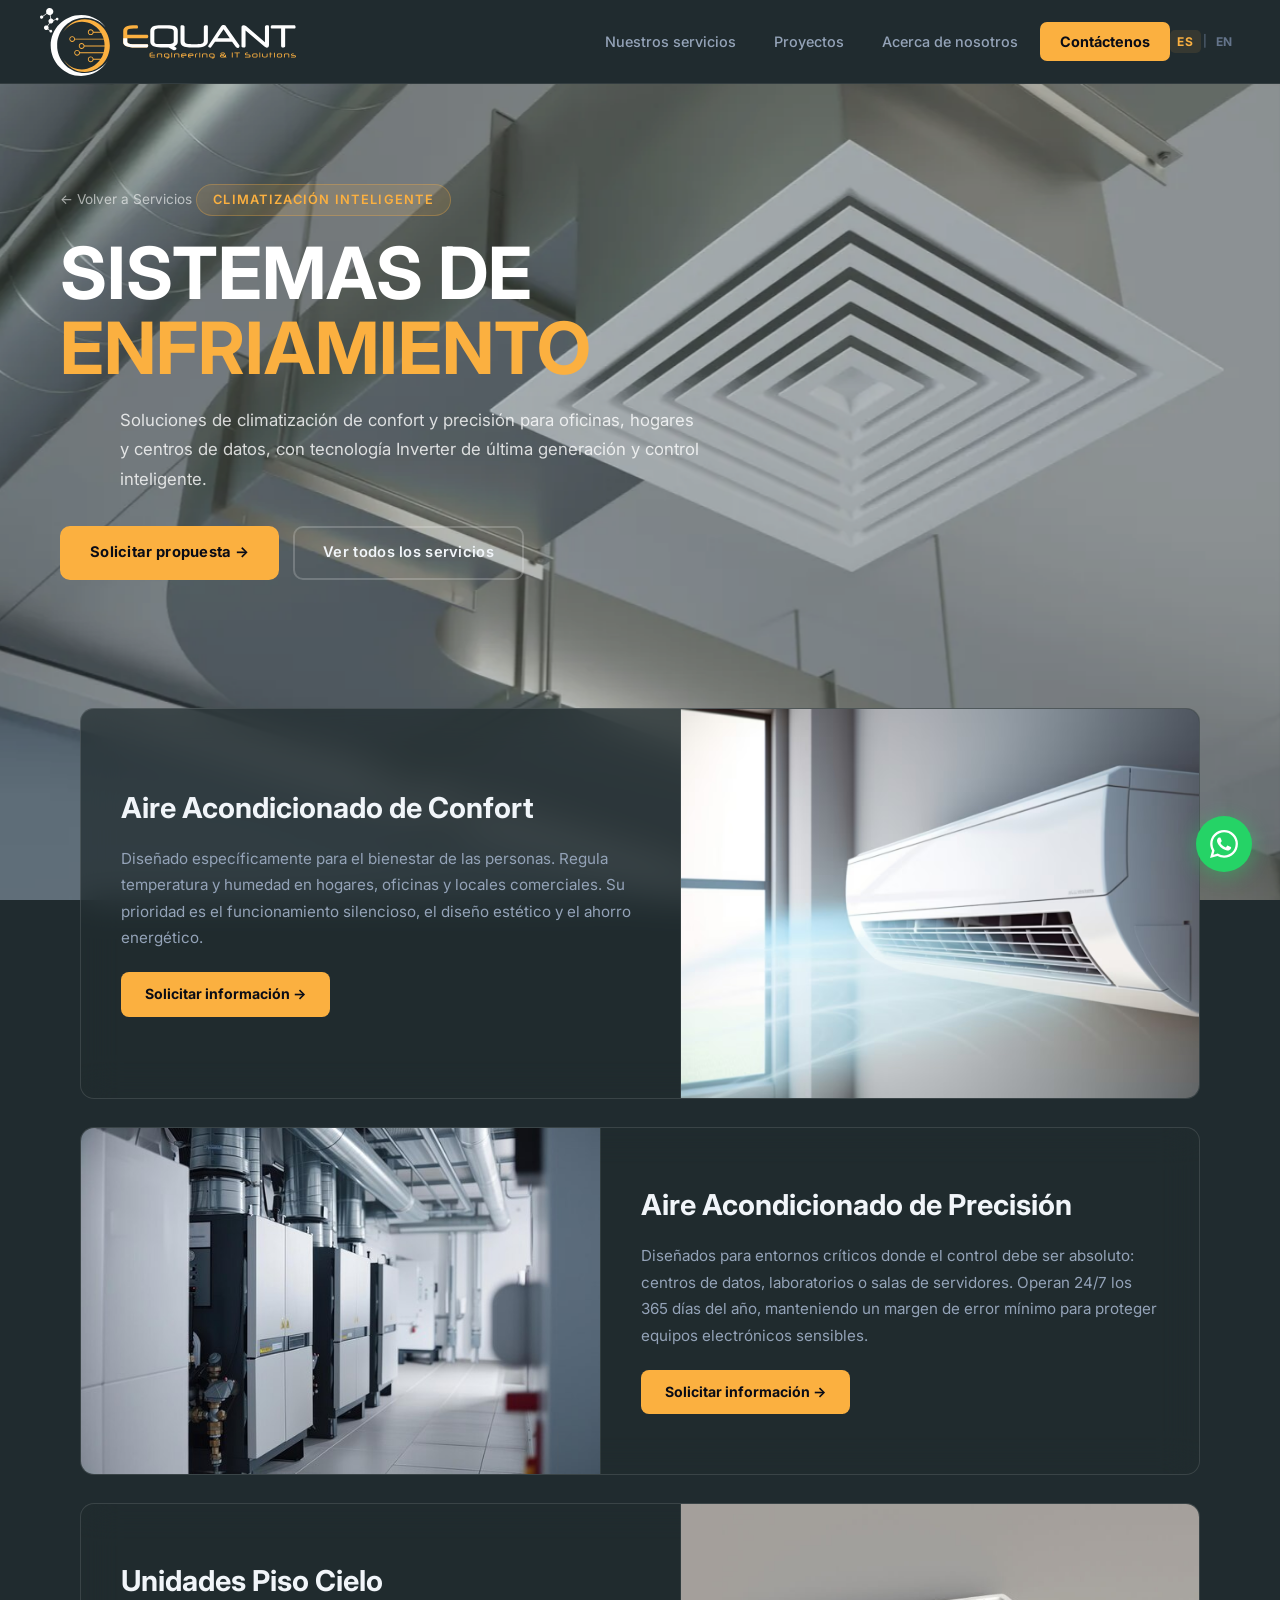
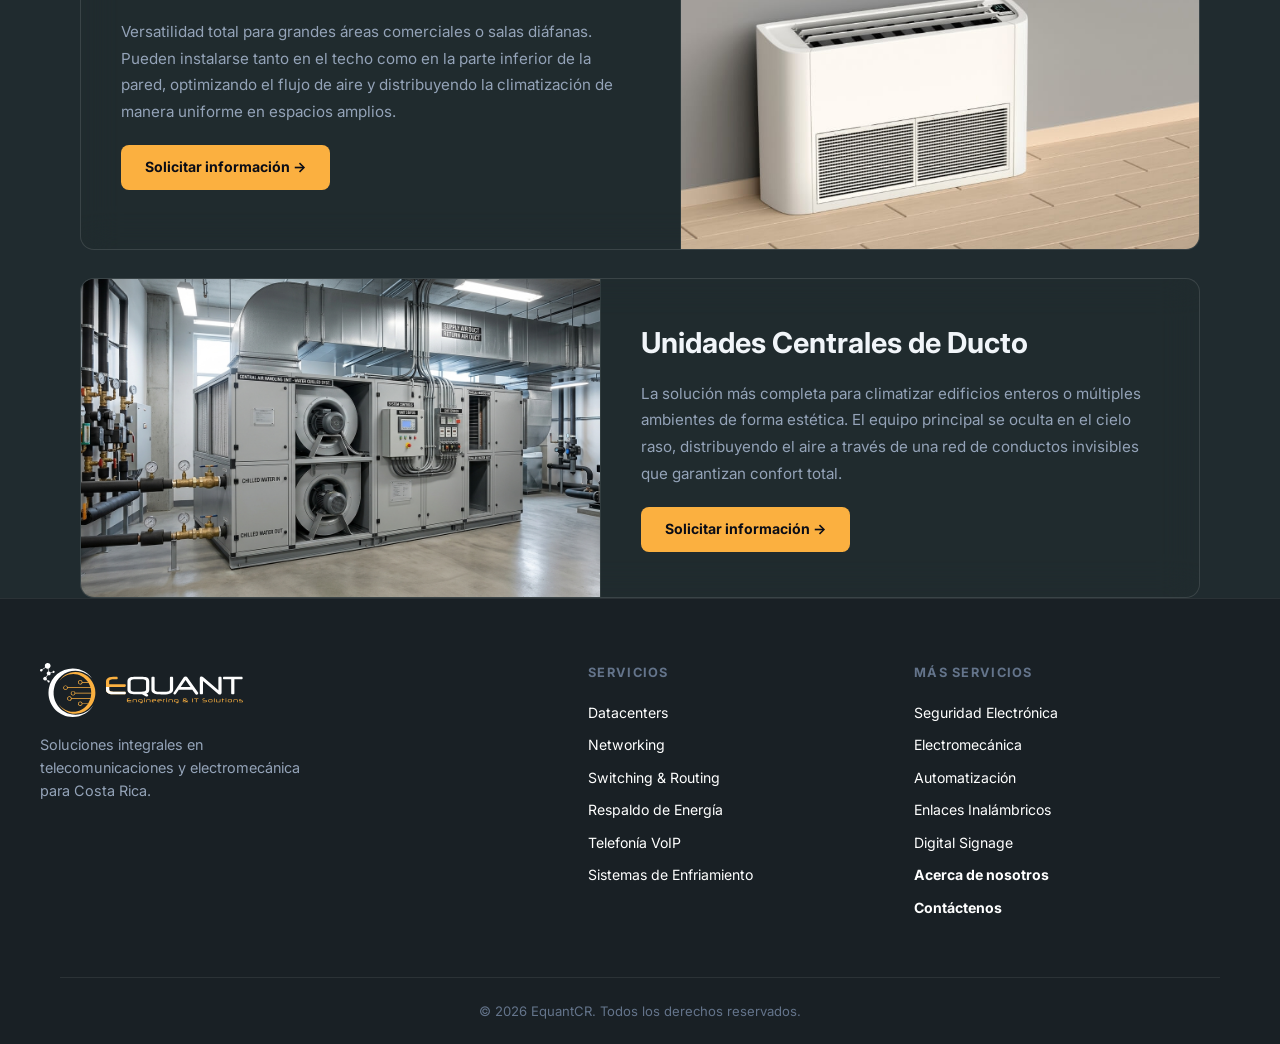
<file: sistemasDeEnfriamiento.html>
<!DOCTYPE html>
<html lang="es">
<head>
  <meta charset="UTF-8" />
  <meta name="viewport" content="width=device-width, initial-scale=1.0" />
  <title>Sistemas de Enfriamiento - EquantCR</title>
  <link rel="stylesheet" href="css/equant.css" />
</head>
<body>

<nav class="navbar navbar-solid">
  <div class="nav-logo"><a href="index.html"><img src="images/logo-equant.svg" alt="EquantCR" class="logo-img"></a></div>
  <div class="nav-links">
    <a href="index.html#servicios" class="nav-link" data-i18n="nav.services">Nuestros servicios</a>
    <a href="proyectos.html" class="nav-link" data-i18n="nav.projects">Proyectos</a>
    <a href="index.html#nosotros" class="nav-link" data-i18n="nav.about">Acerca de nosotros</a>
    <a href="index.html#contacto" class="nav-link nav-cta" data-i18n="nav.contact">Contáctenos</a>
  </div>
  <div class="nav-end">
    <div class="lang-toggle" id="lang-toggle">
      <button class="lang-btn lang-btn--active" data-lang="es">ES</button>
      <span class="lang-sep">|</span>
      <button class="lang-btn" data-lang="en">EN</button>
    </div>
    <button class="hamburger" id="hamburger"><span></span><span></span><span></span></button>
  </div>
</nav>

<div class="svc-page-body">
  <div class="svc-fullbg-page">
    <div class="svc-fullbg-img" style="background-image: url('images/enfriamiento/card.png');"></div>
    <div class="svc-fullbg-overlay" style="opacity:0.55;"></div>

    <section class="svc-fullbg-hero">
      <a href="index.html#servicios" class="back-link" data-i18n="common.back">← Volver a Servicios</a>
      <div class="hero-tag" data-i18n="cooling.hero.tag">Climatización inteligente</div>
      <h1 class="hero-title" tabindex="-1" data-i18n-html="cooling.hero.title">SISTEMAS DE <span class="highlight">ENFRIAMIENTO</span></h1>
      <p class="hero-desc" data-i18n="cooling.hero.desc">Soluciones de climatización de confort y precisión para oficinas, hogares y centros de datos, con tecnología Inverter de última generación y control inteligente.</p>
      <div class="hero-actions">
        <a href="index.html#contacto" class="btn-primary" data-i18n="common.request.proposal">Solicitar propuesta →</a>
        <a href="index.html#servicios" class="btn-ghost" data-i18n="common.view.services">Ver todos los servicios</a>
      </div>
    </section>

    <div class="svc-fullbg-content">
      <div class="dc-cards-section">

        <div class="dc-banner-card">
          <div class="dc-banner-body">
            <h3 class="dc-banner-title" data-i18n="cooling.c1.title">Aire Acondicionado de Confort</h3>
            <p class="dc-banner-desc" data-i18n="cooling.c1.d1">Diseñado específicamente para el bienestar de las personas. Regula temperatura y humedad en hogares, oficinas y locales comerciales. Su prioridad es el funcionamiento silencioso, el diseño estético y el ahorro energético.</p>
            <a href="index.html#contacto" class="dc-banner-btn" data-i18n="common.request.info">Solicitar información →</a>
          </div>
          <div class="dc-banner-visual">
            <img src="images/enfriamiento/confort.jpg" alt="AA de Confort" onerror="this.parentElement.style.display='none';">
          </div>
        </div>

        <div class="dc-banner-card dc-banner-card--reverse">
          <div class="dc-banner-body">
            <h3 class="dc-banner-title" data-i18n="cooling.c2.title">Aire Acondicionado de Precisión</h3>
            <p class="dc-banner-desc" data-i18n="cooling.c2.d1">Diseñados para entornos críticos donde el control debe ser absoluto: centros de datos, laboratorios o salas de servidores. Operan 24/7 los 365 días del año, manteniendo un margen de error mínimo para proteger equipos electrónicos sensibles.</p>
            <a href="index.html#contacto" class="dc-banner-btn" data-i18n="common.request.info">Solicitar información →</a>
          </div>
          <div class="dc-banner-visual">
            <img src="images/enfriamiento/precision.jpg" alt="AA de Precisión" onerror="this.parentElement.style.display='none';">
          </div>
        </div>

        <div class="dc-banner-card">
          <div class="dc-banner-body">
            <h3 class="dc-banner-title" data-i18n="cooling.c4.title">Unidades Piso Cielo</h3>
            <p class="dc-banner-desc" data-i18n="cooling.c4.d1">Versatilidad total para grandes áreas comerciales o salas diáfanas. Pueden instalarse tanto en el techo como en la parte inferior de la pared, optimizando el flujo de aire y distribuyendo la climatización de manera uniforme en espacios amplios.</p>
            <a href="index.html#contacto" class="dc-banner-btn" data-i18n="common.request.info">Solicitar información →</a>
          </div>
          <div class="dc-banner-visual">
            <img src="images/enfriamiento/pisocielo.jpg" alt="Unidades Piso Cielo" onerror="this.parentElement.style.display='none';">
          </div>
        </div>

        <div class="dc-banner-card dc-banner-card--reverse">
          <div class="dc-banner-body">
            <h3 class="dc-banner-title" data-i18n="cooling.c5.title">Unidades Centrales de Ducto</h3>
            <p class="dc-banner-desc" data-i18n="cooling.c5.d1">La solución más completa para climatizar edificios enteros o múltiples ambientes de forma estética. El equipo principal se oculta en el cielo raso, distribuyendo el aire a través de una red de conductos invisibles que garantizan confort total.</p>
            <a href="index.html#contacto" class="dc-banner-btn" data-i18n="common.request.info">Solicitar información →</a>
          </div>
          <div class="dc-banner-visual">
            <img src="images/enfriamiento/ducto.png" alt="Unidades de Ducto" onerror="this.parentElement.style.display='none';">
          </div>
        </div>

      </div>
    </div>
  </div>
</div>
<footer class="footer">
  <div class="footer-inner">
    <div class="footer-brand">
      <a href="index.html"><img src="images/logo-equant.svg" alt="EquantCR - Engineering &amp; IT Solutions" class="logo-img footer-logo-img"></a>
      <p class="footer-tagline" data-i18n="footer.tagline">Soluciones integrales en telecomunicaciones y electromecánica para Costa Rica.</p>
    </div>
    <div class="footer-links-col">
      <h4 data-i18n="footer.services">Servicios</h4>
      <a href="datacenters.html" data-i18n="svc.name.dc">Datacenters</a>
      <a href="networking.html" data-i18n="svc.name.net">Networking</a>
      <a href="switching.html" data-i18n="svc.name.sw">Switching &amp; Routing</a>
      <a href="respaldoDeEnergia.html" data-i18n="svc.name.energy">Respaldo de Energía</a>
      <a href="telefoniaVoip.html" data-i18n="svc.name.voip">Telefonía VoIP</a>
      <a href="sistemasDeEnfriamiento.html" data-i18n="svc.name.cooling">Sistemas de Enfriamiento</a>
    </div>
    <div class="footer-links-col">
      <h4 data-i18n="footer.more.services">Más servicios</h4>
      <a href="seguridadElectronica.html" data-i18n="svc.name.security">Seguridad Electrónica</a>
      <a href="electromecanica.html" data-i18n="svc.name.electro">Electromecánica</a>
      <a href="automatizacion.html" data-i18n="svc.name.auto">Automatización</a>
      <a href="enlaces.html" data-i18n="svc.name.links">Enlaces Inalámbricos</a>
      <a href="digitalSignage.html" data-i18n="svc.name.signage">Digital Signage</a>
      <a href="index.html#nosotros" data-i18n-html="footer.about"><strong>Acerca de nosotros</strong></a>
      <a href="index.html#contacto" data-i18n-html="footer.contact"><strong>Contáctenos</strong></a>
    </div>
  </div>
  <div class="footer-bottom"><span>© 2026 EquantCR. <span data-i18n="footer.rights">Todos los derechos reservados.</span></span></div>
</footer>

<a class="fab-whatsapp" href="https://wa.me/50688545445" target="_blank" rel="noopener noreferrer" title="Contáctenos por WhatsApp">
  <svg viewBox="0 0 24 24" fill="currentColor" xmlns="http://www.w3.org/2000/svg"><path d="M17.472 14.382c-.297-.149-1.758-.867-2.03-.967-.273-.099-.471-.148-.67.15-.197.297-.767.966-.94 1.164-.173.199-.347.223-.644.075-.297-.15-1.255-.463-2.39-1.475-.883-.788-1.48-1.761-1.653-2.059-.173-.297-.018-.458.13-.606.134-.133.298-.347.446-.52.149-.174.198-.298.298-.497.099-.198.05-.371-.025-.52-.075-.149-.669-1.612-.916-2.207-.242-.579-.487-.5-.669-.51-.173-.008-.371-.01-.57-.01-.198 0-.52.074-.792.372-.272.297-1.04 1.016-1.04 2.479 0 1.462 1.065 2.875 1.213 3.074.149.198 2.096 3.2 5.077 4.487.709.306 1.262.489 1.694.625.712.227 1.36.195 1.871.118.571-.085 1.758-.719 2.006-1.413.248-.694.248-1.289.173-1.413-.074-.124-.272-.198-.57-.347m-5.421 7.403h-.004a9.87 9.87 0 01-5.031-1.378l-.361-.214-3.741.982.998-3.648-.235-.374a9.86 9.86 0 01-1.51-5.26c.001-5.45 4.436-9.884 9.888-9.884 2.64 0 5.122 1.03 6.988 2.898a9.825 9.825 0 012.893 6.994c-.003 5.45-4.437 9.884-9.885 9.884m8.413-18.297A11.815 11.815 0 0012.05 0C5.495 0 .16 5.335.157 11.892c0 2.096.547 4.142 1.588 5.945L.057 24l6.305-1.654a11.882 11.882 0 005.683 1.448h.005c6.554 0 11.89-5.335 11.893-11.893a11.821 11.821 0 00-3.48-8.413z"></path></svg>
</a>
<button class="back-to-top" title="Volver al inicio" aria-label="Volver al inicio">
  <svg viewBox="0 0 24 24" fill="none" xmlns="http://www.w3.org/2000/svg"><path d="M12 19V5M5 12l7-7 7 7" stroke="currentColor" stroke-width="2" stroke-linecap="round" stroke-linejoin="round"></path></svg>
</button>
<script src="js/i18n.js"></script>
</body>
</html>
</file>
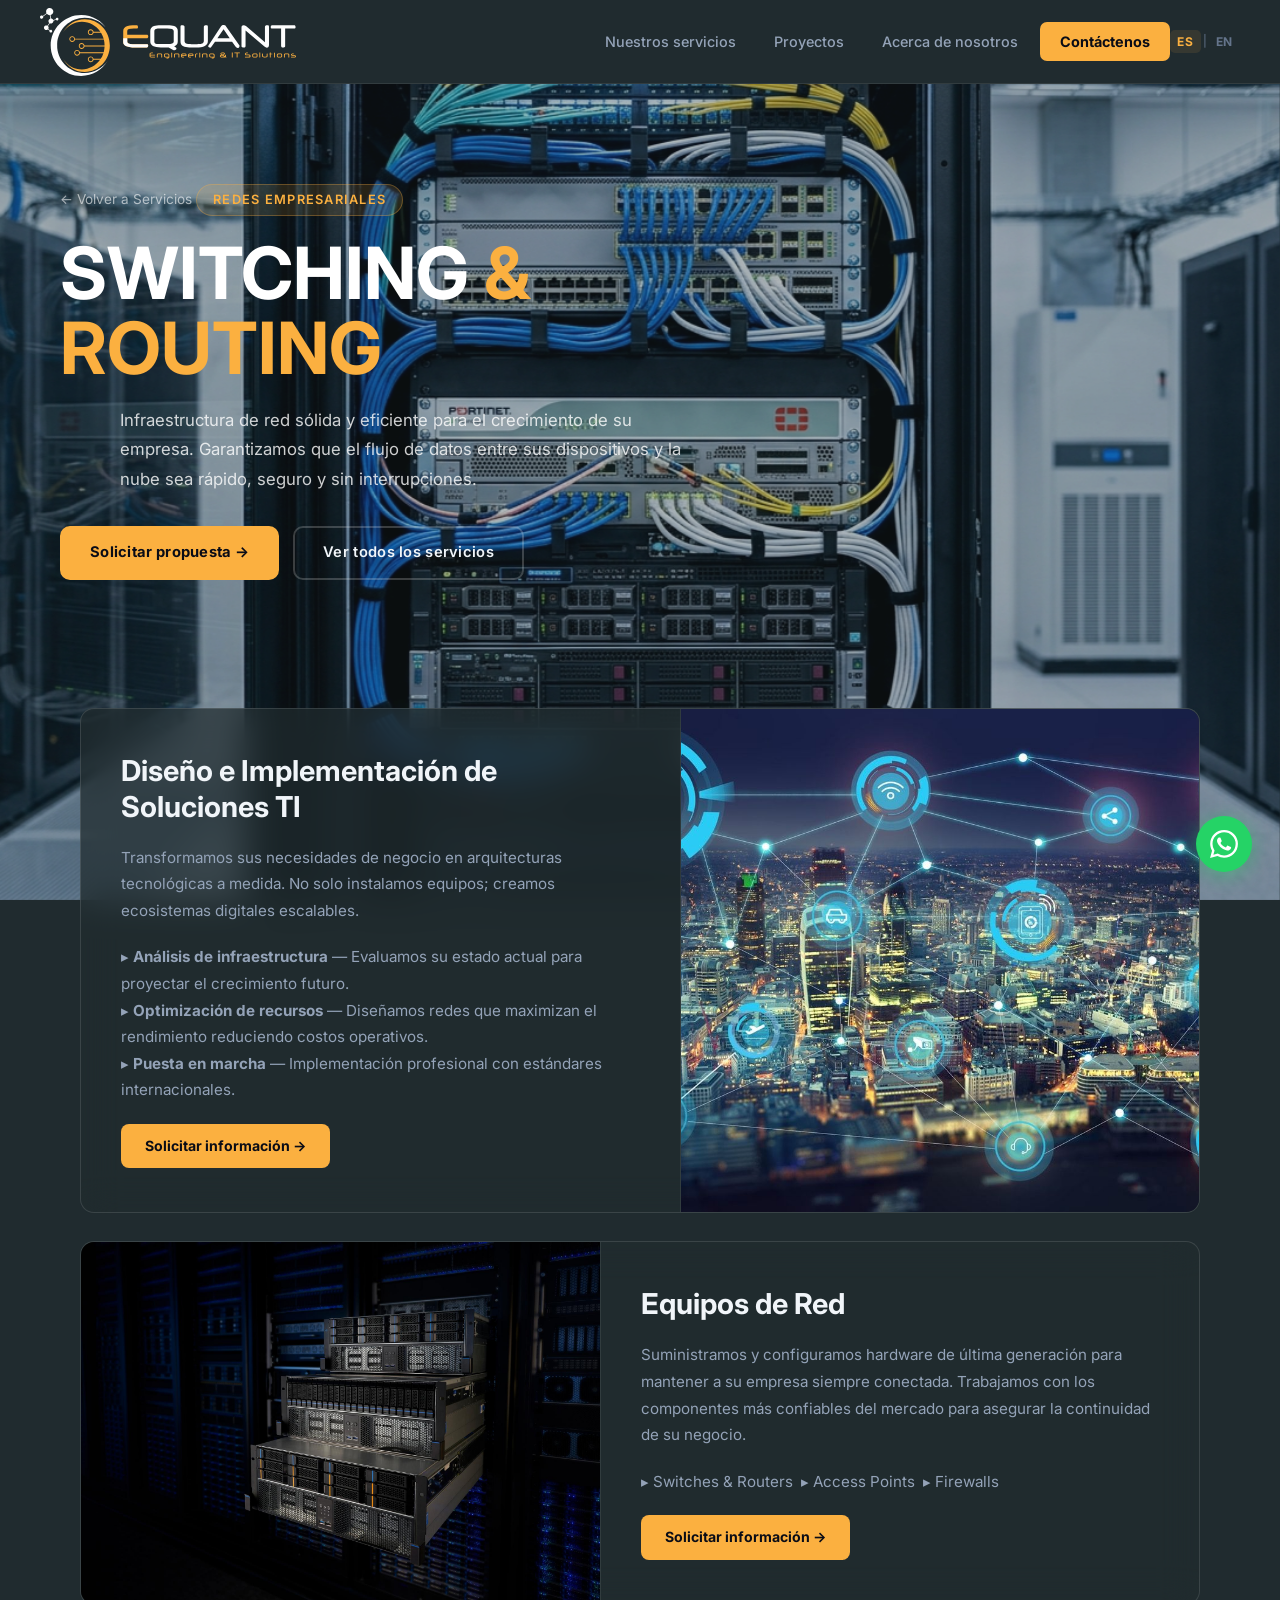
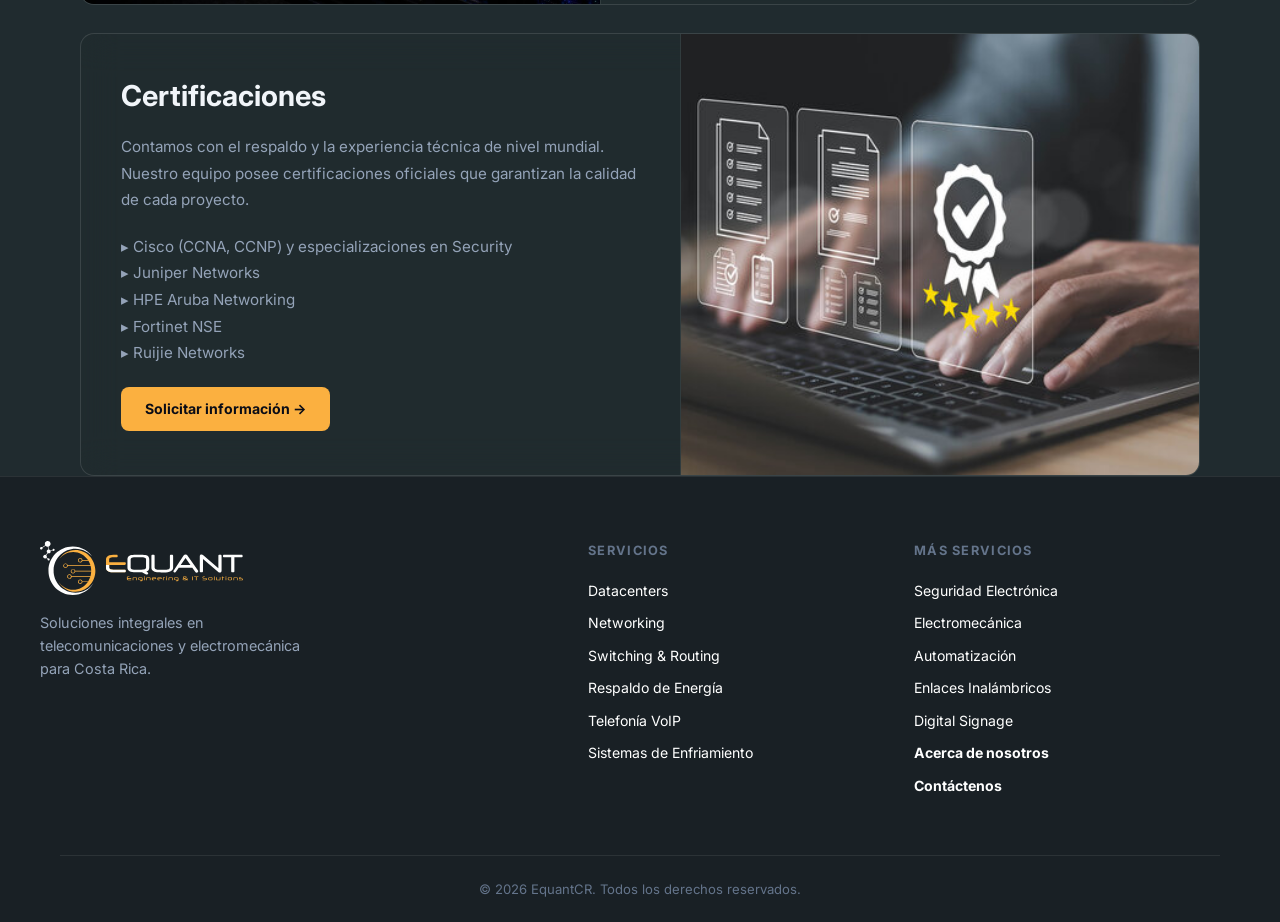
<file: switching.html>
<!DOCTYPE html>
<html lang="es">
<head>
  <meta charset="UTF-8" />
  <meta name="viewport" content="width=device-width, initial-scale=1.0" />
  <title>Switching &amp; Routing - EquantCR</title>
  <link rel="stylesheet" href="css/equant.css" />
</head>
<body>

<nav class="navbar navbar-solid">
  <div class="nav-logo"><a href="index.html"><img src="images/logo-equant.svg" alt="EquantCR" class="logo-img"></a></div>
  <div class="nav-links">
    <a href="index.html#servicios" class="nav-link" data-i18n="nav.services">Nuestros servicios</a>
    <a href="proyectos.html" class="nav-link" data-i18n="nav.projects">Proyectos</a>
    <a href="index.html#nosotros" class="nav-link" data-i18n="nav.about">Acerca de nosotros</a>
    <a href="index.html#contacto" class="nav-link nav-cta" data-i18n="nav.contact">Contáctenos</a>
  </div>
  <div class="nav-end">
    <div class="lang-toggle" id="lang-toggle">
      <button class="lang-btn lang-btn--active" data-lang="es">ES</button>
      <span class="lang-sep">|</span>
      <button class="lang-btn" data-lang="en">EN</button>
    </div>
    <button class="hamburger" id="hamburger"><span></span><span></span><span></span></button>
  </div>
</nav>

<div class="svc-page-body">
  <div class="svc-fullbg-page">
    <div class="svc-fullbg-img" style="background-image: url('images/switching/card.jpeg');"></div>
    <div class="svc-fullbg-overlay" style="opacity:0.55;"></div>

    <section class="svc-fullbg-hero">
      <a href="index.html#servicios" class="back-link" data-i18n="common.back">← Volver a Servicios</a>
      <div class="hero-tag" data-i18n="sw.hero.tag">Redes empresariales</div>
      <h1 class="hero-title" tabindex="-1">SWITCHING <span class="highlight">&amp; ROUTING</span></h1>
      <p class="hero-desc" data-i18n="sw.hero.desc">Infraestructura de red sólida y eficiente para el crecimiento de su empresa. Garantizamos que el flujo de datos entre sus dispositivos y la nube sea rápido, seguro y sin interrupciones.</p>
      <div class="hero-actions">
        <a href="index.html#contacto" class="btn-primary" data-i18n="common.request.proposal">Solicitar propuesta →</a>
        <a href="index.html#servicios" class="btn-ghost" data-i18n="common.view.services">Ver todos los servicios</a>
      </div>
    </section>

    <div class="svc-fullbg-content">
      <div class="dc-cards-section">

        <div class="dc-banner-card">
          <div class="dc-banner-body">
            <h3 class="dc-banner-title" data-i18n="sw.c1.title">Diseño e Implementación de Soluciones TI</h3>
            <p class="dc-banner-desc" data-i18n="sw.c1.d1">Transformamos sus necesidades de negocio en arquitecturas tecnológicas a medida. No solo instalamos equipos; creamos ecosistemas digitales escalables.</p>
            <p class="dc-banner-desc" data-i18n-html="sw.c1.d2">▸ <strong>Análisis de infraestructura</strong> — Evaluamos su estado actual para proyectar el crecimiento futuro.<br>▸ <strong>Optimización de recursos</strong> — Diseñamos redes que maximizan el rendimiento reduciendo costos operativos.<br>▸ <strong>Puesta en marcha</strong> — Implementación profesional con estándares internacionales.</p>
            <a href="index.html#contacto" class="dc-banner-btn" data-i18n="common.request.info">Solicitar información →</a>
          </div>
          <div class="dc-banner-visual">
            <img src="images/switching/diseno.jpg" alt="Diseño de Soluciones TI" onerror="this.parentElement.style.display='none';">
          </div>
        </div>

        <div class="dc-banner-card dc-banner-card--reverse">
          <div class="dc-banner-body">
            <h3 class="dc-banner-title" data-i18n="sw.c2.title">Equipos de Red</h3>
            <p class="dc-banner-desc" data-i18n="sw.c2.d1">Suministramos y configuramos hardware de última generación para mantener a su empresa siempre conectada. Trabajamos con los componentes más confiables del mercado para asegurar la continuidad de su negocio.</p>
            <p class="dc-banner-desc" data-i18n-html="sw.c2.d2">▸ Switches &amp; Routers &nbsp;▸ Access Points &nbsp;▸ Firewalls</p>
            <a href="index.html#contacto" class="dc-banner-btn" data-i18n="common.request.info">Solicitar información →</a>
          </div>
          <div class="dc-banner-visual">
            <img src="images/switching/equipos.png" alt="Equipos de Red" onerror="this.parentElement.style.display='none';">
          </div>
        </div>

        <div class="dc-banner-card">
          <div class="dc-banner-body">
            <h3 class="dc-banner-title" data-i18n="sw.c3.title">Certificaciones</h3>
            <p class="dc-banner-desc" data-i18n="sw.c3.d1">Contamos con el respaldo y la experiencia técnica de nivel mundial. Nuestro equipo posee certificaciones oficiales que garantizan la calidad de cada proyecto.</p>
            <p class="dc-banner-desc" data-i18n-html="sw.c3.d2">▸ Cisco (CCNA, CCNP) y especializaciones en Security<br>▸ Juniper Networks<br>▸ HPE Aruba Networking<br>▸ Fortinet NSE<br>▸ Ruijie Networks</p>
            <a href="index.html#contacto" class="dc-banner-btn" data-i18n="common.request.info">Solicitar información →</a>
          </div>
          <div class="dc-banner-visual">
            <img src="images/switching/certificaciones.jpg" alt="Certificaciones" onerror="this.parentElement.style.display='none';">
          </div>
        </div>

      </div>
    </div>
  </div>
</div>
<footer class="footer">
  <div class="footer-inner">
    <div class="footer-brand">
      <a href="index.html"><img src="images/logo-equant.svg" alt="EquantCR - Engineering &amp; IT Solutions" class="logo-img footer-logo-img"></a>
      <p class="footer-tagline" data-i18n="footer.tagline">Soluciones integrales en telecomunicaciones y electromecánica para Costa Rica.</p>
    </div>
    <div class="footer-links-col">
      <h4 data-i18n="footer.services">Servicios</h4>
      <a href="datacenters.html" data-i18n="svc.name.dc">Datacenters</a>
      <a href="networking.html" data-i18n="svc.name.net">Networking</a>
      <a href="switching.html" data-i18n="svc.name.sw">Switching &amp; Routing</a>
      <a href="respaldoDeEnergia.html" data-i18n="svc.name.energy">Respaldo de Energía</a>
      <a href="telefoniaVoip.html" data-i18n="svc.name.voip">Telefonía VoIP</a>
      <a href="sistemasDeEnfriamiento.html" data-i18n="svc.name.cooling">Sistemas de Enfriamiento</a>
    </div>
    <div class="footer-links-col">
      <h4 data-i18n="footer.more.services">Más servicios</h4>
      <a href="seguridadElectronica.html" data-i18n="svc.name.security">Seguridad Electrónica</a>
      <a href="electromecanica.html" data-i18n="svc.name.electro">Electromecánica</a>
      <a href="automatizacion.html" data-i18n="svc.name.auto">Automatización</a>
      <a href="enlaces.html" data-i18n="svc.name.links">Enlaces Inalámbricos</a>
      <a href="digitalSignage.html" data-i18n="svc.name.signage">Digital Signage</a>
      <a href="index.html#nosotros" data-i18n-html="footer.about"><strong>Acerca de nosotros</strong></a>
      <a href="index.html#contacto" data-i18n-html="footer.contact"><strong>Contáctenos</strong></a>
    </div>
  </div>
  <div class="footer-bottom"><span>© 2026 EquantCR. <span data-i18n="footer.rights">Todos los derechos reservados.</span></span></div>
</footer>

<a class="fab-whatsapp" href="https://wa.me/50688545445" target="_blank" rel="noopener noreferrer" title="Contáctenos por WhatsApp">
  <svg viewBox="0 0 24 24" fill="currentColor" xmlns="http://www.w3.org/2000/svg"><path d="M17.472 14.382c-.297-.149-1.758-.867-2.03-.967-.273-.099-.471-.148-.67.15-.197.297-.767.966-.94 1.164-.173.199-.347.223-.644.075-.297-.15-1.255-.463-2.39-1.475-.883-.788-1.48-1.761-1.653-2.059-.173-.297-.018-.458.13-.606.134-.133.298-.347.446-.52.149-.174.198-.298.298-.497.099-.198.05-.371-.025-.52-.075-.149-.669-1.612-.916-2.207-.242-.579-.487-.5-.669-.51-.173-.008-.371-.01-.57-.01-.198 0-.52.074-.792.372-.272.297-1.04 1.016-1.04 2.479 0 1.462 1.065 2.875 1.213 3.074.149.198 2.096 3.2 5.077 4.487.709.306 1.262.489 1.694.625.712.227 1.36.195 1.871.118.571-.085 1.758-.719 2.006-1.413.248-.694.248-1.289.173-1.413-.074-.124-.272-.198-.57-.347m-5.421 7.403h-.004a9.87 9.87 0 01-5.031-1.378l-.361-.214-3.741.982.998-3.648-.235-.374a9.86 9.86 0 01-1.51-5.26c.001-5.45 4.436-9.884 9.888-9.884 2.64 0 5.122 1.03 6.988 2.898a9.825 9.825 0 012.893 6.994c-.003 5.45-4.437 9.884-9.885 9.884m8.413-18.297A11.815 11.815 0 0012.05 0C5.495 0 .16 5.335.157 11.892c0 2.096.547 4.142 1.588 5.945L.057 24l6.305-1.654a11.882 11.882 0 005.683 1.448h.005c6.554 0 11.89-5.335 11.893-11.893a11.821 11.821 0 00-3.48-8.413z"></path></svg>
</a>
<button class="back-to-top" title="Volver al inicio" aria-label="Volver al inicio">
  <svg viewBox="0 0 24 24" fill="none" xmlns="http://www.w3.org/2000/svg"><path d="M12 19V5M5 12l7-7 7 7" stroke="currentColor" stroke-width="2" stroke-linecap="round" stroke-linejoin="round"></path></svg>
</button>
<script src="js/i18n.js"></script>
</body>
</html>
</file>
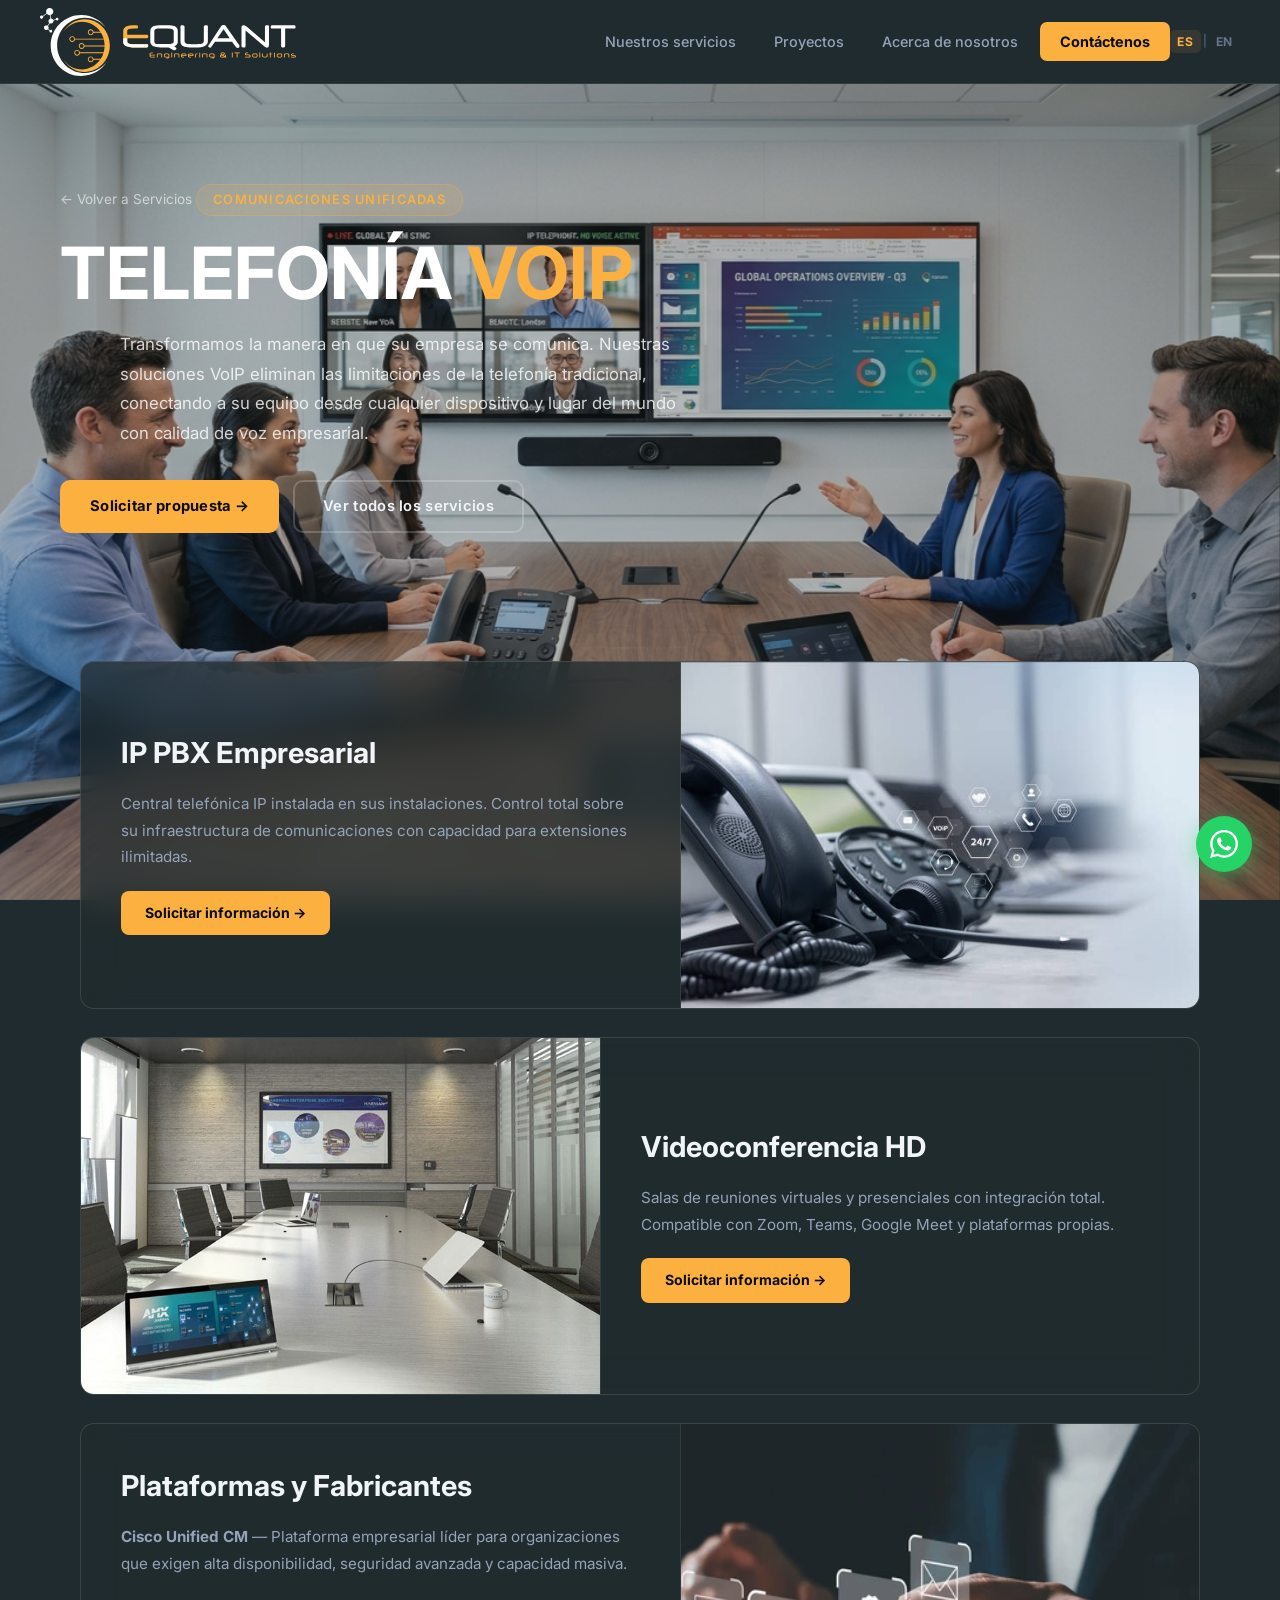
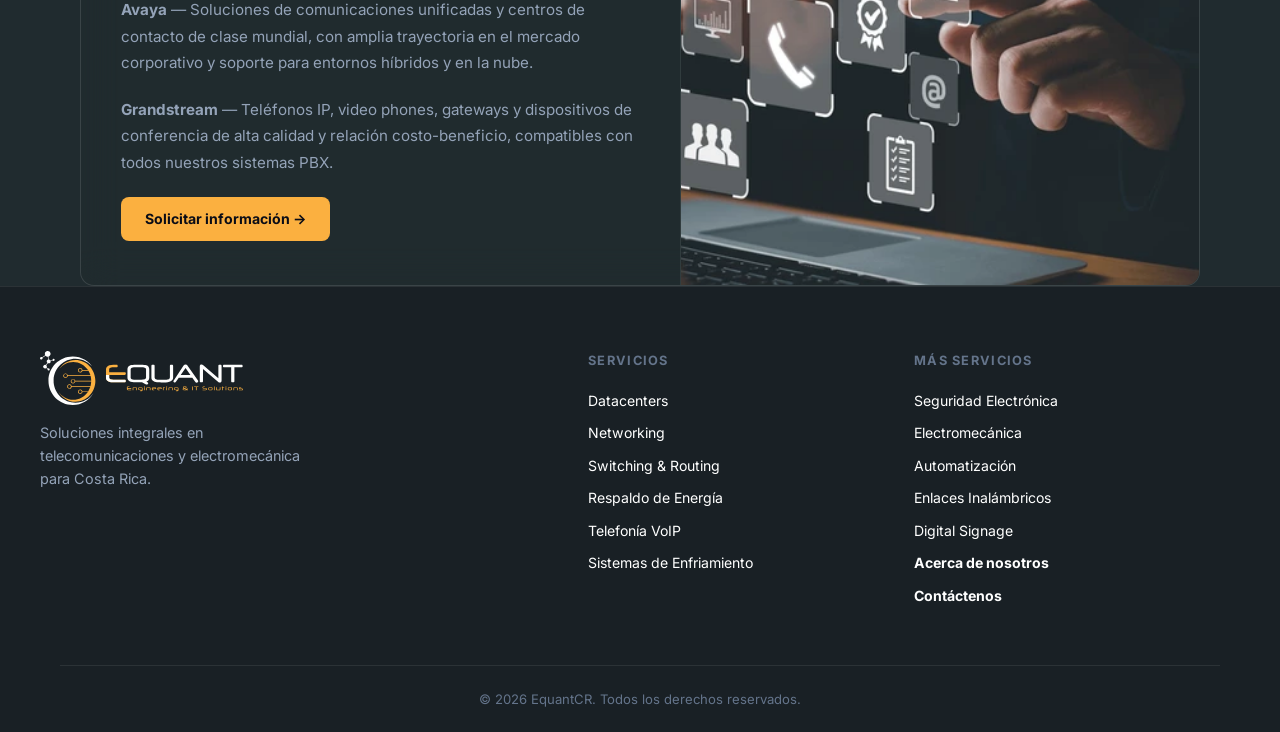
<file: telefoniaVoip.html>
<!DOCTYPE html>
<html lang="es">
<head>
  <meta charset="UTF-8" />
  <meta name="viewport" content="width=device-width, initial-scale=1.0" />
  <title>Telefonía VoIP - EquantCR</title>
  <link rel="stylesheet" href="css/equant.css" />
</head>
<body>

<nav class="navbar navbar-solid">
  <div class="nav-logo"><a href="index.html"><img src="images/logo-equant.svg" alt="EquantCR" class="logo-img"></a></div>
  <div class="nav-links">
    <a href="index.html#servicios" class="nav-link" data-i18n="nav.services">Nuestros servicios</a>
    <a href="proyectos.html" class="nav-link" data-i18n="nav.projects">Proyectos</a>
    <a href="index.html#nosotros" class="nav-link" data-i18n="nav.about">Acerca de nosotros</a>
    <a href="index.html#contacto" class="nav-link nav-cta" data-i18n="nav.contact">Contáctenos</a>
  </div>
  <div class="nav-end">
    <div class="lang-toggle" id="lang-toggle">
      <button class="lang-btn lang-btn--active" data-lang="es">ES</button>
      <span class="lang-sep">|</span>
      <button class="lang-btn" data-lang="en">EN</button>
    </div>
    <button class="hamburger" id="hamburger"><span></span><span></span><span></span></button>
  </div>
</nav>

<div class="svc-page-body">
  <div class="svc-fullbg-page">
    <div class="svc-fullbg-img" style="background-image: url('images/voip/card.jpeg');"></div>
    <div class="svc-fullbg-overlay" style="opacity:0.55;"></div>

    <section class="svc-fullbg-hero">
      <a href="index.html#servicios" class="back-link" data-i18n="common.back">← Volver a Servicios</a>
      <div class="hero-tag" data-i18n="voip.hero.tag">Comunicaciones Unificadas</div>
      <h1 class="hero-title" tabindex="-1" data-i18n-html="voip.hero.title">TELEFONÍA <span class="highlight">VOIP</span></h1>
      <p class="hero-desc" data-i18n="voip.hero.desc">Transformamos la manera en que su empresa se comunica. Nuestras soluciones VoIP eliminan las limitaciones de la telefonía tradicional, conectando a su equipo desde cualquier dispositivo y lugar del mundo con calidad de voz empresarial.</p>
      <div class="hero-actions">
        <a href="index.html#contacto" class="btn-primary" data-i18n="common.request.proposal">Solicitar propuesta →</a>
        <a href="index.html#servicios" class="btn-ghost" data-i18n="common.view.services">Ver todos los servicios</a>
      </div>
    </section>

    <div class="svc-fullbg-content">
      <div class="dc-cards-section">

        <div class="dc-banner-card">
          <div class="dc-banner-body">
            <h3 class="dc-banner-title" data-i18n="voip.c1.title">IP PBX Empresarial</h3>
            <p class="dc-banner-desc" data-i18n="voip.c1.d1">Central telefónica IP instalada en sus instalaciones. Control total sobre su infraestructura de comunicaciones con capacidad para extensiones ilimitadas.</p>
            <a href="index.html#contacto" class="dc-banner-btn" data-i18n="common.request.info">Solicitar información →</a>
          </div>
          <div class="dc-banner-visual">
            <img src="images/voip/pbx.jpg" alt="IP PBX Empresarial" onerror="this.parentElement.style.display='none';">
          </div>
        </div>

        <div class="dc-banner-card dc-banner-card--reverse">
          <div class="dc-banner-body">
            <h3 class="dc-banner-title" data-i18n="voip.c2.title">Videoconferencia HD</h3>
            <p class="dc-banner-desc" data-i18n="voip.c2.d1">Salas de reuniones virtuales y presenciales con integración total. Compatible con Zoom, Teams, Google Meet y plataformas propias.</p>
            <a href="index.html#contacto" class="dc-banner-btn" data-i18n="common.request.info">Solicitar información →</a>
          </div>
          <div class="dc-banner-visual">
            <img src="images/voip/videoconferencia.jpg" alt="Videoconferencia HD" onerror="this.parentElement.style.display='none';">
          </div>
        </div>

        <div class="dc-banner-card">
          <div class="dc-banner-body">
            <h3 class="dc-banner-title" data-i18n="voip.c3.title">Plataformas y Fabricantes</h3>
            <p class="dc-banner-desc" data-i18n-html="voip.c3.d1"><strong>Cisco Unified CM</strong> — Plataforma empresarial líder para organizaciones que exigen alta disponibilidad, seguridad avanzada y capacidad masiva.</p>
            <p class="dc-banner-desc" data-i18n-html="voip.c3.d2"><strong>Avaya</strong> — Soluciones de comunicaciones unificadas y centros de contacto de clase mundial, con amplia trayectoria en el mercado corporativo y soporte para entornos híbridos y en la nube.</p>
            <p class="dc-banner-desc" data-i18n-html="voip.c3.d3"><strong>Grandstream</strong> — Teléfonos IP, video phones, gateways y dispositivos de conferencia de alta calidad y relación costo-beneficio, compatibles con todos nuestros sistemas PBX.</p>
            <a href="index.html#contacto" class="dc-banner-btn" data-i18n="common.request.info">Solicitar información →</a>
          </div>
          <div class="dc-banner-visual">
            <img src="images/voip/plataformas.jpg" alt="Plataformas VoIP" onerror="this.parentElement.style.display='none';">
          </div>
        </div>

      </div>
    </div>
  </div>
</div>
<footer class="footer">
  <div class="footer-inner">
    <div class="footer-brand">
      <a href="index.html"><img src="images/logo-equant.svg" alt="EquantCR - Engineering &amp; IT Solutions" class="logo-img footer-logo-img"></a>
      <p class="footer-tagline" data-i18n="footer.tagline">Soluciones integrales en telecomunicaciones y electromecánica para Costa Rica.</p>
    </div>
    <div class="footer-links-col">
      <h4 data-i18n="footer.services">Servicios</h4>
      <a href="datacenters.html" data-i18n="svc.name.dc">Datacenters</a>
      <a href="networking.html" data-i18n="svc.name.net">Networking</a>
      <a href="switching.html" data-i18n="svc.name.sw">Switching &amp; Routing</a>
      <a href="respaldoDeEnergia.html" data-i18n="svc.name.energy">Respaldo de Energía</a>
      <a href="telefoniaVoip.html" data-i18n="svc.name.voip">Telefonía VoIP</a>
      <a href="sistemasDeEnfriamiento.html" data-i18n="svc.name.cooling">Sistemas de Enfriamiento</a>
    </div>
    <div class="footer-links-col">
      <h4 data-i18n="footer.more.services">Más servicios</h4>
      <a href="seguridadElectronica.html" data-i18n="svc.name.security">Seguridad Electrónica</a>
      <a href="electromecanica.html" data-i18n="svc.name.electro">Electromecánica</a>
      <a href="automatizacion.html" data-i18n="svc.name.auto">Automatización</a>
      <a href="enlaces.html" data-i18n="svc.name.links">Enlaces Inalámbricos</a>
      <a href="digitalSignage.html" data-i18n="svc.name.signage">Digital Signage</a>
      <a href="index.html#nosotros" data-i18n-html="footer.about"><strong>Acerca de nosotros</strong></a>
      <a href="index.html#contacto" data-i18n-html="footer.contact"><strong>Contáctenos</strong></a>
    </div>
  </div>
  <div class="footer-bottom"><span>© 2026 EquantCR. <span data-i18n="footer.rights">Todos los derechos reservados.</span></span></div>
</footer>

<a class="fab-whatsapp" href="https://wa.me/50688545445" target="_blank" rel="noopener noreferrer" title="Contáctenos por WhatsApp">
  <svg viewBox="0 0 24 24" fill="currentColor" xmlns="http://www.w3.org/2000/svg"><path d="M17.472 14.382c-.297-.149-1.758-.867-2.03-.967-.273-.099-.471-.148-.67.15-.197.297-.767.966-.94 1.164-.173.199-.347.223-.644.075-.297-.15-1.255-.463-2.39-1.475-.883-.788-1.48-1.761-1.653-2.059-.173-.297-.018-.458.13-.606.134-.133.298-.347.446-.52.149-.174.198-.298.298-.497.099-.198.05-.371-.025-.52-.075-.149-.669-1.612-.916-2.207-.242-.579-.487-.5-.669-.51-.173-.008-.371-.01-.57-.01-.198 0-.52.074-.792.372-.272.297-1.04 1.016-1.04 2.479 0 1.462 1.065 2.875 1.213 3.074.149.198 2.096 3.2 5.077 4.487.709.306 1.262.489 1.694.625.712.227 1.36.195 1.871.118.571-.085 1.758-.719 2.006-1.413.248-.694.248-1.289.173-1.413-.074-.124-.272-.198-.57-.347m-5.421 7.403h-.004a9.87 9.87 0 01-5.031-1.378l-.361-.214-3.741.982.998-3.648-.235-.374a9.86 9.86 0 01-1.51-5.26c.001-5.45 4.436-9.884 9.888-9.884 2.64 0 5.122 1.03 6.988 2.898a9.825 9.825 0 012.893 6.994c-.003 5.45-4.437 9.884-9.885 9.884m8.413-18.297A11.815 11.815 0 0012.05 0C5.495 0 .16 5.335.157 11.892c0 2.096.547 4.142 1.588 5.945L.057 24l6.305-1.654a11.882 11.882 0 005.683 1.448h.005c6.554 0 11.89-5.335 11.893-11.893a11.821 11.821 0 00-3.48-8.413z"></path></svg>
</a>
<button class="back-to-top" title="Volver al inicio" aria-label="Volver al inicio">
  <svg viewBox="0 0 24 24" fill="none" xmlns="http://www.w3.org/2000/svg"><path d="M12 19V5M5 12l7-7 7 7" stroke="currentColor" stroke-width="2" stroke-linecap="round" stroke-linejoin="round"></path></svg>
</button>
<script src="js/i18n.js"></script>
</body>
</html>
</file>
<file: css/equant.css>
/* EquantCR — equant.css — Reconstructed */

@import url('https://fonts.googleapis.com/css2?family=Inter:wght@300;400;500;600;700;800;900&display=swap');
@import url('https://fonts.cdnfonts.com/css/neuropol-x-free');

/* ─── Reset & Base ─────────────────────────────────────────── */
*, *::before, *::after { box-sizing: border-box; margin: 0; padding: 0; }

:root {
  --bg:        #202B2F;
  --bg2:       #192025;
  --bg3:       #1a2428;
  --card:      #1a2428;
  --border:    rgba(255,255,255,0.08);
  --accent:    #FBB040;
  --accent2:   #e0981f;
  --text:      #f1f5f9;
  --text2:     #94a3b8;
  --text3:     #64748b;
  --radius:    10px;
  --nav-h:     84px;
  --font:      'Inter', sans-serif;
  --font-head: 'Neuropol X Free', 'Inter', sans-serif;
}

html { scroll-behavior: smooth; }

body {
  font-family: var(--font);
  background: var(--bg);
  color: var(--text);
  line-height: 1.6;
  overflow-x: hidden;
}

a { text-decoration: none; color: inherit; }
img { display: block; max-width: 100%; }
ul { list-style: none; }

.highlight { color: var(--accent); }

/* ─── Buttons ───────────────────────────────────────────────── */
.btn-primary {
  display: inline-flex;
  align-items: center;
  gap: 8px;
  padding: 13px 28px;
  background: var(--accent);
  color: #0a0c16;
  font-weight: 700;
  font-size: 0.92rem;
  border-radius: var(--radius);
  border: 2px solid var(--accent);
  cursor: pointer;
  transition: background 0.2s, transform 0.15s, box-shadow 0.2s;
  letter-spacing: 0.02em;
}
.btn-primary:hover {
  background: var(--accent2);
  border-color: var(--accent2);
  transform: translateY(-2px);
  box-shadow: 0 6px 24px rgba(251,176,64,0.35);
}
.btn-primary.full-width { width: 100%; justify-content: center; }

.btn-ghost {
  display: inline-flex;
  align-items: center;
  gap: 8px;
  padding: 13px 28px;
  background: transparent;
  color: var(--text);
  font-weight: 600;
  font-size: 0.92rem;
  border-radius: var(--radius);
  border: 2px solid rgba(255,255,255,0.2);
  cursor: pointer;
  transition: border-color 0.2s, color 0.2s, transform 0.15s;
  letter-spacing: 0.02em;
}
.btn-ghost:hover {
  border-color: var(--accent);
  color: var(--accent);
  transform: translateY(-2px);
}

/* ─── Section Helpers ───────────────────────────────────────── */
.section-tag {
  display: inline-block;
  padding: 4px 14px;
  background: rgba(251,176,64,0.12);
  color: var(--accent);
  font-size: 0.78rem;
  font-weight: 600;
  letter-spacing: 0.1em;
  text-transform: uppercase;
  border-radius: 20px;
  border: 1px solid rgba(251,176,64,0.25);
  margin-bottom: 14px;
}

.section-title {
  font-family: var(--font-head);
  font-size: clamp(1.75rem, 3.5vw, 2.6rem);
  font-weight: 700;
  line-height: 1.15;
  color: var(--text);
  margin-bottom: 14px;
}

.section-desc {
  color: var(--text2);
  font-size: 1rem;
  max-width: 600px;
  line-height: 1.7;
}

.section-header {
  text-align: center;
  margin-bottom: 52px;
}
.section-header .section-desc { margin: 0 auto; }

/* ─── Navbar ────────────────────────────────────────────────── */
.site-header { position: sticky; top: 0; z-index: 100; }

.navbar {
  display: flex;
  align-items: center;
  height: var(--nav-h);
  padding: 0 40px;
  transition: background 0.3s, backdrop-filter 0.3s;
}

.navbar-fixed {
  position: fixed;
  top: 0; left: 0; right: 0;
  z-index: 100;
  background: rgba(32,43,47,0.85);
  backdrop-filter: blur(14px);
  border-bottom: 1px solid var(--border);
}

.navbar-solid {
  background: var(--bg);
  border-bottom: 1px solid var(--border);
  position: sticky;
  top: 0;
  z-index: 100;
}

.nav-logo .logo-img { height: 68px; width: auto; }
.footer-logo-img { height: 54px; }

.nav-links {
  display: flex;
  align-items: center;
  gap: 6px;
  margin-left: auto;
}

.nav-link {
  padding: 8px 16px;
  font-size: 0.9rem;
  font-weight: 500;
  color: var(--text2);
  border-radius: 7px;
  transition: color 0.2s, background 0.2s;
}
.nav-link:hover { color: var(--text); background: rgba(255,255,255,0.06); }

.nav-cta {
  background: var(--accent);
  color: #0a0c16 !important;
  font-weight: 700;
  padding: 8px 20px;
}
.nav-cta:hover { background: var(--accent2); }

.nav-end {
  display: flex;
  align-items: center;
  gap: 6px;
}

.lang-toggle {
  display: flex;
  align-items: center;
  gap: 2px;
}

.lang-btn {
  background: none;
  border: none;
  cursor: pointer;
  font-size: 0.75rem;
  font-weight: 700;
  color: var(--text3);
  padding: 4px 7px;
  border-radius: 5px;
  transition: color 0.2s, background 0.2s;
  letter-spacing: 0.06em;
  font-family: var(--font);
}
.lang-btn:hover { color: var(--text); background: rgba(255,255,255,0.06); }
.lang-btn--active { color: var(--accent); background: rgba(251,176,64,0.1); }

.lang-sep {
  color: var(--text3);
  font-size: 0.72rem;
  user-select: none;
  line-height: 1;
}

.hamburger {
  display: none;
  flex-direction: column;
  gap: 5px;
  background: none;
  border: none;
  cursor: pointer;
  padding: 6px;
}
.hamburger span {
  display: block;
  width: 24px;
  height: 2px;
  background: var(--text);
  border-radius: 2px;
  transition: transform 0.25s;
}

/* Mobile nav */
@media (max-width: 768px) {
  .hamburger { display: flex; }
  .nav-links {
    display: none;
    flex-direction: column;
    position: absolute;
    top: var(--nav-h);
    left: 0; right: 0;
    background: var(--bg2);
    padding: 16px 20px 24px;
    gap: 4px;
    border-bottom: 1px solid var(--border);
  }
  .nav-links.open { display: flex; }
  .nav-link { width: 100%; }
  .navbar { padding: 0 20px; }
}

/* ─── Hero ──────────────────────────────────────────────────── */
.hero-section {
  position: relative;
  min-height: 100vh;
  display: flex;
  align-items: center;
  justify-content: center;
  overflow: hidden;
  padding-top: var(--nav-h);
}

/* Mobile static background (shown only on small screens) */
.hero-bg-mobile {
  position: absolute;
  inset: 0;
  background-size: cover;
  background-position: center;
  background-color: var(--bg2);
  z-index: 0;
  display: none;
}

/* Desktop slideshow container */
.hero-slideshow {
  position: absolute;
  inset: 0;
  z-index: 0;
}

.hero-slide {
  position: absolute;
  inset: 0;
  background-size: cover;
  background-position: center;
  background-color: var(--bg2);
  opacity: 0;
  transition: opacity 1.8s ease-in-out;
  will-change: opacity;
}

.hero-slide.is-active {
  opacity: 1;
}

.hero-overlay {
  position: absolute;
  inset: 0;
  background: linear-gradient(135deg, rgba(32,43,47,0.55) 0%, rgba(32,43,47,0.35) 100%);
  z-index: 1;
}

.hero-bg-pattern {
  position: absolute;
  inset: 0;
  background-image:
    linear-gradient(rgba(251,176,64,0.05) 1px, transparent 1px),
    linear-gradient(90deg, rgba(251,176,64,0.05) 1px, transparent 1px),
    radial-gradient(circle at 20% 55%, rgba(251,176,64,0.1) 0%, transparent 45%),
    radial-gradient(circle at 80% 25%, rgba(59,130,246,0.06) 0%, transparent 40%);
  background-size: 64px 64px, 64px 64px, 100% 100%, 100% 100%;
  z-index: 2;
}

.hero-content {
  position: relative;
  z-index: 3;
  text-align: center;
  max-width: 820px;
  padding: 0 24px;
}

.hero-tag {
  display: inline-block;
  padding: 5px 16px;
  background: rgba(251,176,64,0.12);
  color: var(--accent);
  font-size: 0.8rem;
  font-weight: 600;
  letter-spacing: 0.1em;
  text-transform: uppercase;
  border-radius: 20px;
  border: 1px solid rgba(251,176,64,0.3);
  margin-bottom: 20px;
}

.hero-title {
  font-family: var(--font-head);
  font-size: clamp(2rem, 5.5vw, 4rem);
  font-weight: 700;
  line-height: 1.1;
  color: #fff;
  margin-bottom: 20px;
}

.hero-desc {
  font-size: clamp(0.95rem, 1.8vw, 1.1rem);
  color: #fff;
  line-height: 1.75;
  margin-bottom: 36px;
  max-width: 640px;
  margin-left: auto;
  margin-right: auto;
}

.hero-actions {
  display: flex;
  gap: 14px;
  justify-content: center;
  flex-wrap: wrap;
}

/* ─── About ─────────────────────────────────────────────────── */
.about-section {
  padding: 96px 40px;
  background: var(--bg2);
}

.about-grid {
  display: grid;
  grid-template-columns: 1fr 1fr;
  gap: 64px;
  align-items: center;
  max-width: 1160px;
  margin: 0 auto 80px;
}

.about-img-frame {
  position: relative;
}

.about-img-wrap {
  border-radius: 16px;
  overflow: hidden;
  border: 1px solid var(--border);
}

.about-img {
  width: 100%;
  height: 420px;
  object-fit: cover;
}

.about-img-placeholder {
  width: 100%;
  height: 420px;
  background: var(--bg3);
  display: flex;
  align-items: center;
  justify-content: center;
  font-size: 3rem;
}

.about-badge {
  position: absolute;
  bottom: -20px;
  right: -20px;
  background: var(--accent);
  color: #0a0c16;
  padding: 14px 20px;
  border-radius: 12px;
  text-align: center;
  box-shadow: 0 8px 30px rgba(251,176,64,0.4);
}

.badge-num {
  font-family: var(--font-head);
  font-size: 2rem;
  font-weight: 700;
  line-height: 1;
}

.badge-text { font-size: 0.78rem; font-weight: 600; }

.about-decoration {
  position: absolute;
  top: -16px; left: -16px;
  width: 100px; height: 100px;
  border: 2px solid rgba(251,176,64,0.2);
  border-radius: 12px;
  z-index: -1;
}

.section-tag { margin-bottom: 12px; }

.about-content .section-title { margin-bottom: 20px; }

.about-text {
  color: var(--text2);
  margin-bottom: 14px;
  line-height: 1.75;
}

.values-grid {
  display: flex;
  flex-wrap: wrap;
  gap: 10px;
  margin-top: 28px;
}

.value-chip {
  display: flex;
  align-items: center;
  gap: 6px;
  padding: 6px 14px;
  background: rgba(251,176,64,0.06);
  border: 1px solid rgba(251,176,64,0.35);
  border-radius: 20px;
  font-size: 0.83rem;
  color: var(--accent);
}

.value-dot { color: var(--accent); font-size: 0.6rem; }

/* MVV */
.mvv-grid {
  display: grid;
  grid-template-columns: repeat(3, 1fr);
  gap: 24px;
  max-width: 1160px;
  margin: 0 auto;
}

.mvv-card {
  background: var(--bg);
  border: 1px solid var(--border);
  border-radius: var(--radius);
  padding: 32px 28px;
  text-align: center;
  transition: border-color 0.2s, transform 0.2s;
}
.mvv-card:hover {
  border-color: rgba(251,176,64,0.3);
  transform: translateY(-4px);
}

.mvv-icon {
  width: 56px; height: 56px;
  margin: 0 auto 18px;
}

.mvv-icon-img, .mvv-icon svg {
  width: 100%; height: 100%;
  object-fit: contain;
}

.mvv-card h3 {
  font-family: var(--font-head);
  font-size: 1.1rem;
  font-weight: 700;
  letter-spacing: 0.08em;
  color: var(--accent);
  margin-bottom: 10px;
}

.mvv-card p { color: var(--text2); font-size: 0.9rem; line-height: 1.65; }

/* ─── Industries ────────────────────────────────────────────── */
.industries-section {
  padding: 96px 40px;
  background: var(--bg);
}

.industries-inner { max-width: 1160px; margin: 0 auto; }

.industries-grid {
  display: grid;
  grid-template-columns: repeat(auto-fill, minmax(180px, 1fr));
  gap: 20px;
}

.industry-card {
  border-radius: var(--radius);
  overflow: hidden;
  cursor: pointer;
}

.industry-img-wrap {
  position: relative;
  padding-top: 75%;
}

.industry-img-wrap img {
  position: absolute;
  inset: 0;
  width: 100%; height: 100%;
  object-fit: cover;
  transition: transform 0.4s;
}

.industry-img-placeholder {
  position: absolute;
  inset: 0;
  background: var(--bg3);
  display: flex;
  align-items: center;
  justify-content: center;
}

.industry-card:hover .industry-img-wrap img { transform: scale(1.06); }

.industry-overlay {
  position: absolute;
  inset: 0;
  background: linear-gradient(to top, rgba(32,43,47,0.85) 0%, transparent 60%);
  display: flex;
  flex-direction: column;
  align-items: center;
  justify-content: flex-end;
  padding: 14px;
}

.industry-name {
  font-family: var(--font-head);
  font-size: 0.9rem;
  font-weight: 600;
  color: #fff;
  text-align: center;
  transition: color 0.2s;
  padding-bottom: 2px;
  border-bottom: 2px solid transparent;
  transition: color 0.2s, border-color 0.2s;
}

.industry-card:hover .industry-name {
  color: var(--accent);
  border-bottom-color: var(--accent);
}

/* ─── Services ──────────────────────────────────────────────── */
.services-section {
  padding: 96px 40px;
  background: var(--bg2);
}

.services-grid {
  display: grid;
  grid-template-columns: repeat(auto-fill, minmax(300px, 1fr));
  gap: 24px;
  max-width: 1300px;
  margin: 0 auto;
}

.service-card {
  position: relative;
  background: var(--bg);
  border: 1px solid var(--border);
  border-radius: var(--radius);
  overflow: hidden;
  transition: border-color 0.25s, transform 0.25s;
  display: flex;
  flex-direction: column;
}
.service-card:hover {
  border-color: rgba(251,176,64,0.35);
  transform: translateY(-5px);
}

.service-card-image-link { display: block; }

.service-card-image {
  width: 100%;
  height: 185px;
  overflow: hidden;
  background: var(--bg3);
  position: relative;
}
.service-card-image img {
  width: 100%; height: 100%;
  object-fit: cover;
  transition: transform 0.4s;
}
.service-card:hover .service-card-image img { transform: scale(1.05); }

.service-card-image-placeholder {
  position: absolute;
  inset: 0;
  display: flex;
  align-items: center;
  justify-content: center;
  background: var(--bg3);
}

.service-card-body {
  padding: 20px 22px 22px;
  flex: 1;
  display: flex;
  flex-direction: column;
}

.service-card-top {
  display: flex;
  flex-direction: row;
  justify-content: space-between;
  align-items: center;
  margin-bottom: 14px;
}

.service-title-link { flex: 1; }

.service-title {
  font-family: var(--font-head);
  font-size: 1.1rem;
  font-weight: 700;
  letter-spacing: 0.04em;
  color: var(--text);
  transition: color 0.2s;
}
.service-card:hover .service-title { color: var(--accent); }

.service-icon {
  width: 32px; height: 32px;
  display: flex;
  align-items: center;
  justify-content: center;
  flex-shrink: 0;
}

.service-icon-img {
  width: 100%; height: 100%;
  object-fit: contain;
}

.service-list {
  flex: 1;
  display: flex;
  flex-direction: column;
  gap: 6px;
  margin-bottom: 16px;
}

.service-list li {
  display: flex;
  align-items: flex-start;
  gap: 8px;
  font-size: 0.85rem;
  color: var(--text2);
  line-height: 1.5;
}

.bullet { color: var(--accent); flex-shrink: 0; }

.service-card-btn {
  display: inline-flex;
  align-items: center;
  gap: 6px;
  font-size: 0.82rem;
  font-weight: 600;
  color: var(--accent);
  letter-spacing: 0.02em;
  margin-top: auto;
  transition: gap 0.2s;
}
.service-card:hover .service-card-btn { gap: 10px; }

.service-card-glow {
  position: absolute;
  bottom: 0; left: 0; right: 0;
  height: 3px;
  background: linear-gradient(90deg, transparent, var(--accent), transparent);
  opacity: 0;
  transition: opacity 0.25s;
}
.service-card:hover .service-card-glow { opacity: 1; }

/* ─── Brands / Partners ─────────────────────────────────────── */
.brands-section {
  padding: 80px 40px;
  background: #1e2a2e;
  overflow: hidden;
}

.brands-section .section-tag {
  background: rgba(251,176,64,0.1);
  color: var(--accent2);
  border-color: rgba(251,176,64,0.3);
}
.brands-section .section-title { color: var(--text); }
.brands-section .section-desc  { color: var(--text2); }

.brands-inner, .partners-inner { max-width: 1160px; margin: 0 auto; }

.brands-track-wrapper, .partners-track-wrapper {
  position: relative;
  overflow: hidden;
}

.brands-fade, .partners-fade {
  position: absolute;
  top: 0; bottom: 0;
  width: 80px;
  z-index: 2;
  pointer-events: none;
}
.brands-fade--left {
  left: 0;
  background: linear-gradient(to right, #1e2a2e, transparent);
}
.brands-fade--right {
  right: 0;
  background: linear-gradient(to left, #1e2a2e, transparent);
}
.partners-fade--left {
  left: 0;
  background: linear-gradient(to right, #1e2a2e, transparent);
}
.partners-fade--right {
  right: 0;
  background: linear-gradient(to left, #1e2a2e, transparent);
}

.brands-track {
  display: flex;
  gap: 32px;
  align-items: center;
  animation: scroll-brands 40s linear infinite;
  animation-play-state: paused;
  will-change: transform;
  width: max-content;
}

.partners-track {
  display: flex;
  gap: 40px;
  align-items: center;
  animation: scroll-brands 40s linear infinite;
  animation-play-state: paused;
  will-change: transform;
  width: max-content;
}

@keyframes scroll-brands {
  from { transform: translateX(0); }
  to   { transform: translateX(-50%); }
}

.brand-logo, .partner-logo {
  width: 160px;
  height: 72px;
  padding: 12px 20px;
  background: #ffffff;
  border-radius: 10px;
  display: flex;
  align-items: center;
  justify-content: center;
  flex-shrink: 0;
  opacity: 0.92;
  transition: opacity 0.2s, transform 0.2s;
}
.brand-logo:hover, .partner-logo:hover {
  opacity: 1;
  transform: scale(1.05);
}
.brand-logo img, .partner-logo img { width: 100%; height: 100%; object-fit: contain; }
.brand-logo--lg, .partner-logo--lg { padding: 4px 8px; }

.partners-section {
  padding: 80px 40px;
  background: #1e2a2e;
  overflow: hidden;
}

.partners-section .section-tag {
  background: rgba(251,176,64,0.1);
  color: var(--accent2);
  border-color: rgba(251,176,64,0.3);
}
.partners-section .section-title { color: var(--text); }
.partners-section .section-desc  { color: var(--text2); }

/* ─── Stats Band ────────────────────────────────────────────── */
.stats-band {
  background: #1e2a2e;
  border-top: 1px solid rgba(255,255,255,0.08);
  border-bottom: 1px solid rgba(255,255,255,0.08);
  padding: 48px 40px;
}

.stats-grid {
  display: flex;
  align-items: center;
  justify-content: center;
  gap: 0;
  max-width: 900px;
  margin: 0 auto;
  flex-wrap: wrap;
}

.stat-item {
  text-align: center;
  padding: 0 48px;
  flex: 1;
  min-width: 160px;
}

.stat-number {
  font-family: var(--font-head);
  font-size: 2.8rem;
  font-weight: 700;
  color: var(--accent);
  line-height: 1;
  margin-bottom: 6px;
}
.stat-number span { font-size: 1.8rem; }

.stat-label { font-size: 0.85rem; color: rgba(255,255,255,0.6); font-weight: 500; }

.stat-divider {
  width: 1px;
  height: 48px;
  background: rgba(255,255,255,0.15);
  flex-shrink: 0;
}

/* ─── Contact ───────────────────────────────────────────────── */
.contact-section {
  padding: 96px 40px;
  background: #1e2a2e;
}

.contact-inner {
  display: grid;
  grid-template-columns: 1fr 1fr;
  gap: 60px;
  align-items: start;
  max-width: 1100px;
  margin: 0 auto;
}

.contact-left .section-title { margin-bottom: 16px; color: var(--text); }
.contact-left .section-tag {
  background: rgba(251,176,64,0.1);
  color: var(--accent2);
  border-color: rgba(251,176,64,0.3);
}

.contact-desc {
  color: var(--text2);
  margin-bottom: 36px;
  line-height: 1.7;
}

.contact-info { display: flex; flex-direction: column; gap: 16px; }

.info-item {
  display: flex;
  align-items: center;
  gap: 14px;
}

.info-icon {
  width: 42px; height: 42px;
  background: rgba(251,176,64,0.1);
  border: 1px solid rgba(251,176,64,0.25);
  border-radius: 10px;
  display: flex;
  align-items: center;
  justify-content: center;
  font-size: 1.1rem;
  flex-shrink: 0;
}

.info-icon--whatsapp { color: #25D366; }
.info-icon--whatsapp svg { width: 22px; height: 22px; flex-shrink: 0; }

.info-label { font-size: 0.75rem; color: #94a3b8; text-transform: uppercase; letter-spacing: 0.06em; margin-bottom: 2px; }
.info-value { font-size: 0.92rem; color: var(--text); font-weight: 500; }

.whatsapp-link {
  display: flex;
  align-items: center;
  gap: 14px;
  transition: opacity 0.2s;
}
.whatsapp-link:hover { opacity: 0.8; }

.contact-form-card {
  background: rgba(255,255,255,0.06);
  border: 1px solid rgba(255,255,255,0.12);
  border-radius: 14px;
  padding: 36px 32px;
}

.contact-form-card h3 {
  font-family: var(--font-head);
  font-size: 1.3rem;
  font-weight: 700;
  color: var(--text);
  margin-bottom: 26px;
}

.form-group {
  margin-bottom: 18px;
}

.form-group label {
  display: block;
  font-size: 0.82rem;
  font-weight: 500;
  color: var(--text2);
  margin-bottom: 7px;
  letter-spacing: 0.02em;
}

.form-input {
  width: 100%;
  padding: 11px 15px;
  background: rgba(255,255,255,0.08);
  border: 1px solid rgba(255,255,255,0.15);
  border-radius: 8px;
  color: var(--text);
  font-size: 0.9rem;
  font-family: var(--font);
  transition: border-color 0.2s;
  outline: none;
}
.form-input:focus { border-color: var(--accent); }
.form-input option { background: #1e2a2e; color: var(--text); }

.form-textarea {
  width: 100%;
  padding: 11px 15px;
  background: rgba(255,255,255,0.08);
  border: 1px solid rgba(255,255,255,0.15);
  border-radius: 8px;
  color: var(--text);
  font-size: 0.9rem;
  font-family: var(--font);
  resize: vertical;
  min-height: 100px;
  transition: border-color 0.2s;
  outline: none;
}
.form-textarea:focus { border-color: var(--accent); }

/* ─── Footer ────────────────────────────────────────────────── */
.footer {
  background: var(--bg2);
  border-top: 1px solid var(--border);
  padding: 64px 40px 0;
}

.footer-inner {
  display: grid;
  grid-template-columns: 1.8fr 1fr 1fr auto;
  gap: 48px;
  max-width: 1200px;
  margin: 0 auto;
  padding-bottom: 48px;
}

.footer-brand .footer-logo-img { margin-bottom: 16px; }
.footer-pyme-col { display: flex; align-items: flex-start; padding-top: 4px; }
.footer-pyme-img { height: 148px; width: auto; display: block; }

.footer-tagline { color: var(--text2); font-size: 0.9rem; line-height: 1.6; max-width: 280px; }

.footer-links-col h4 {
  font-family: var(--font-head);
  font-size: 0.8rem;
  font-weight: 700;
  letter-spacing: 0.1em;
  text-transform: uppercase;
  color: var(--text3);
  margin-bottom: 18px;
}

.footer-links-col a {
  display: block;
  color: #ffffff;
  font-size: 0.88rem;
  margin-bottom: 10px;
  transition: color 0.2s;
}
.footer-links-col a:hover { color: var(--accent); }
.footer-links-col a strong { color: #ffffff; }

.footer-bottom {
  border-top: 1px solid var(--border);
  padding: 20px 0;
  text-align: center;
  max-width: 1160px;
  margin: 0 auto;
}
.footer-bottom span { color: var(--text3); font-size: 0.82rem; }

/* ─── Service Page Layout ───────────────────────────────────── */
.svc-page-body { min-height: 100vh; }

.svc-fullbg-page {
  position: relative;
  min-height: 100vh;
  display: flex;
  flex-direction: column;
}

.svc-fullbg-img {
  position: fixed;
  inset: 0;
  background-size: cover;
  background-position: center;
  z-index: 0;
}

.svc-fullbg-overlay {
  position: fixed;
  inset: 0;
  background: rgba(32,43,47,0.6);
  z-index: 1;
}

.svc-fullbg-hero {
  position: relative;
  z-index: 2;
  padding: 100px 60px 80px;
  max-width: 820px;
}

.back-link {
  display: inline-flex;
  align-items: center;
  gap: 6px;
  font-size: 0.85rem;
  color: rgba(255,255,255,0.6);
  margin-bottom: 24px;
  transition: color 0.2s;
}
.back-link:hover { color: var(--accent); }

.svc-fullbg-hero .hero-tag { margin-bottom: 14px; }

.svc-fullbg-hero .hero-title {
  font-family: var(--font-head);
  font-size: clamp(2.5rem, 6vw, 4.5rem);
  font-weight: 700;
  color: #fff;
  line-height: 1.05;
  text-transform: uppercase;
  margin-bottom: 20px;
}

.svc-fullbg-hero .hero-desc {
  color: rgba(255,255,255,0.8);
  font-size: 1.05rem;
  line-height: 1.75;
  margin-bottom: 32px;
  max-width: 580px;
}

.svc-fullbg-hero .hero-actions {
  justify-content: flex-start;
  flex-wrap: wrap;
}

.svc-fullbg-content {
  position: relative;
  z-index: 2;
  /* transparent so the fixed hero bg image shows through behind the cards */
  background: transparent;
  margin-top: auto;
  padding: 48px 0 0;
}

.dc-cards-section {
  display: flex;
  flex-direction: column;
  gap: 28px;
  max-width: 1200px;
  margin: 0 auto;
  padding: 0 40px 0;
}

/* ─── DC Banner Cards ───────────────────────────────────────── */
.dc-banner-card {
  display: flex;
  flex-direction: row;
  align-items: stretch;
  border-radius: 14px;
  border: 1px solid rgba(255,255,255,0.12);
  background: rgba(32,43,47,0.72);
  backdrop-filter: blur(18px);
  -webkit-backdrop-filter: blur(18px);
  overflow: hidden;
  min-height: 320px;
  transition: border-color 0.25s, transform 0.25s;
}

.dc-banner-card:hover {
  border-color: rgba(251,176,64,0.3);
  transform: translateY(-3px);
}

/* Reverse: swap text and image order */
.dc-banner-card--reverse { flex-direction: row-reverse; }

/* Text body — left side (or right for reverse) */
.dc-banner-body {
  flex: 1;
  padding: 44px 40px;
  display: flex;
  flex-direction: column;
  justify-content: center;
  gap: 20px;
  border-right: 1px solid rgba(255,255,255,0.08);
}

.dc-banner-card--reverse .dc-banner-body {
  border-right: none;
  border-left: 1px solid rgba(255,255,255,0.08);
}

/* Image column — right side (or left for reverse) */
.dc-banner-visual {
  flex: 1;
  overflow: hidden;
  min-height: 280px;
}

.dc-banner-visual img {
  width: 100%;
  height: 100%;
  object-fit: cover;
  display: block;
  transition: transform 0.5s;
}

.dc-banner-card:hover .dc-banner-visual img { transform: scale(1.04); }

.dc-banner-title {
  font-family: var(--font-head);
  font-size: clamp(1.3rem, 2.5vw, 1.8rem);
  font-weight: 700;
  color: var(--text);
  line-height: 1.25;
}

.dc-banner-desc {
  color: var(--text2);
  line-height: 1.75;
  font-size: 0.95rem;
}

.dc-banner-btn {
  display: inline-flex;
  align-items: center;
  gap: 8px;
  padding: 11px 24px;
  background: var(--accent);
  color: #0a0c16;
  font-weight: 700;
  font-size: 0.88rem;
  border-radius: 8px;
  align-self: flex-start;
  transition: background 0.2s, transform 0.15s;
}
.dc-banner-btn:hover { background: var(--accent2); transform: translateX(4px); }

/* ─── Service CTA Section ───────────────────────────────────── */
.svc-cta-section {
  background: var(--bg2);
  border-top: 1px solid var(--border);
  padding: 80px 40px;
}

.svc-cta-inner {
  display: flex;
  align-items: center;
  justify-content: space-between;
  gap: 40px;
  max-width: 1000px;
  margin: 0 auto;
  flex-wrap: wrap;
}

.svc-cta-text .section-title { margin-bottom: 10px; }
.svc-cta-text p { color: var(--text2); }

.svc-cta-actions { display: flex; gap: 14px; flex-wrap: wrap; }

/* ─── WhatsApp FAB ──────────────────────────────────────────── */
.fab-whatsapp {
  position: fixed;
  bottom: 28px;
  right: 28px;
  z-index: 200;
  width: 56px; height: 56px;
  background: #25D366;
  color: #fff;
  border-radius: 50%;
  display: flex;
  align-items: center;
  justify-content: center;
  box-shadow: 0 4px 20px rgba(37,211,102,0.45);
  transition: transform 0.2s, box-shadow 0.2s;
}
.fab-whatsapp:hover { transform: scale(1.1); box-shadow: 0 8px 30px rgba(37,211,102,0.55); }
.fab-whatsapp svg { width: 28px; height: 28px; }

/* ─── Back to Top ───────────────────────────────────────────── */
.back-to-top {
  position: fixed;
  bottom: 96px;
  right: 28px;
  z-index: 200;
  width: 44px; height: 44px;
  background: rgba(255,255,255,0.08);
  backdrop-filter: blur(8px);
  border: 1px solid var(--border);
  border-radius: 50%;
  color: var(--text);
  display: flex;
  align-items: center;
  justify-content: center;
  cursor: pointer;
  opacity: 0;
  pointer-events: none;
  transition: opacity 0.3s, transform 0.2s, background 0.2s;
}
.back-to-top.visible, .back-to-top--visible {
  opacity: 1;
  pointer-events: auto;
}
.back-to-top:hover { transform: translateY(-3px); background: rgba(255,255,255,0.14); }
.back-to-top svg { width: 20px; height: 20px; }

/* ─── Responsive ────────────────────────────────────────────── */
@media (max-width: 1024px) {
  .about-grid { grid-template-columns: 1fr; gap: 40px; }
  .about-img { height: 320px; }
  .mvv-grid { grid-template-columns: 1fr 1fr; }
  .contact-inner { grid-template-columns: 1fr; gap: 40px; }
  .dc-banner-card { flex-direction: column-reverse; min-height: auto; }
  .dc-banner-card--reverse { flex-direction: column-reverse; }
  .dc-banner-body { border-right: none !important; border-left: none !important; border-bottom: none !important; border-top: 1px solid rgba(255,255,255,0.08); padding: 32px 28px; }
  .dc-banner-visual { min-height: 220px; }
  .footer-inner { grid-template-columns: 1fr 1fr; }
  .footer-pyme-col { display: none; }
}

@media (max-width: 768px) {
  .about-section, .industries-section, .services-section,
  .brands-section, .partners-section, .contact-section { padding: 64px 20px; }
  .stats-band { padding: 40px 20px; }
  .stats-grid { gap: 0; }
  .stat-item { padding: 16px 20px; min-width: 140px; }
  .stat-divider { display: none; }
  .mvv-grid { grid-template-columns: 1fr; }
  .services-grid { grid-template-columns: 1fr; }
  .svc-fullbg-hero { padding: 80px 24px 60px; }
  .dc-cards-section { padding: 0 20px 60px; }
  .svc-cta-inner { flex-direction: column; align-items: flex-start; }
  .footer { padding: 48px 20px 0; }
  .footer-inner { grid-template-columns: 1fr; gap: 32px; }
  .industries-grid { grid-template-columns: repeat(auto-fill, minmax(140px, 1fr)); }
}

@media (max-width: 480px) {
  :root { --nav-h: 62px; }
  .hero-actions { flex-direction: column; align-items: center; }
  .btn-primary, .btn-ghost { width: 100%; justify-content: center; }
  .service-card-image { height: 160px; }
}
</file>
